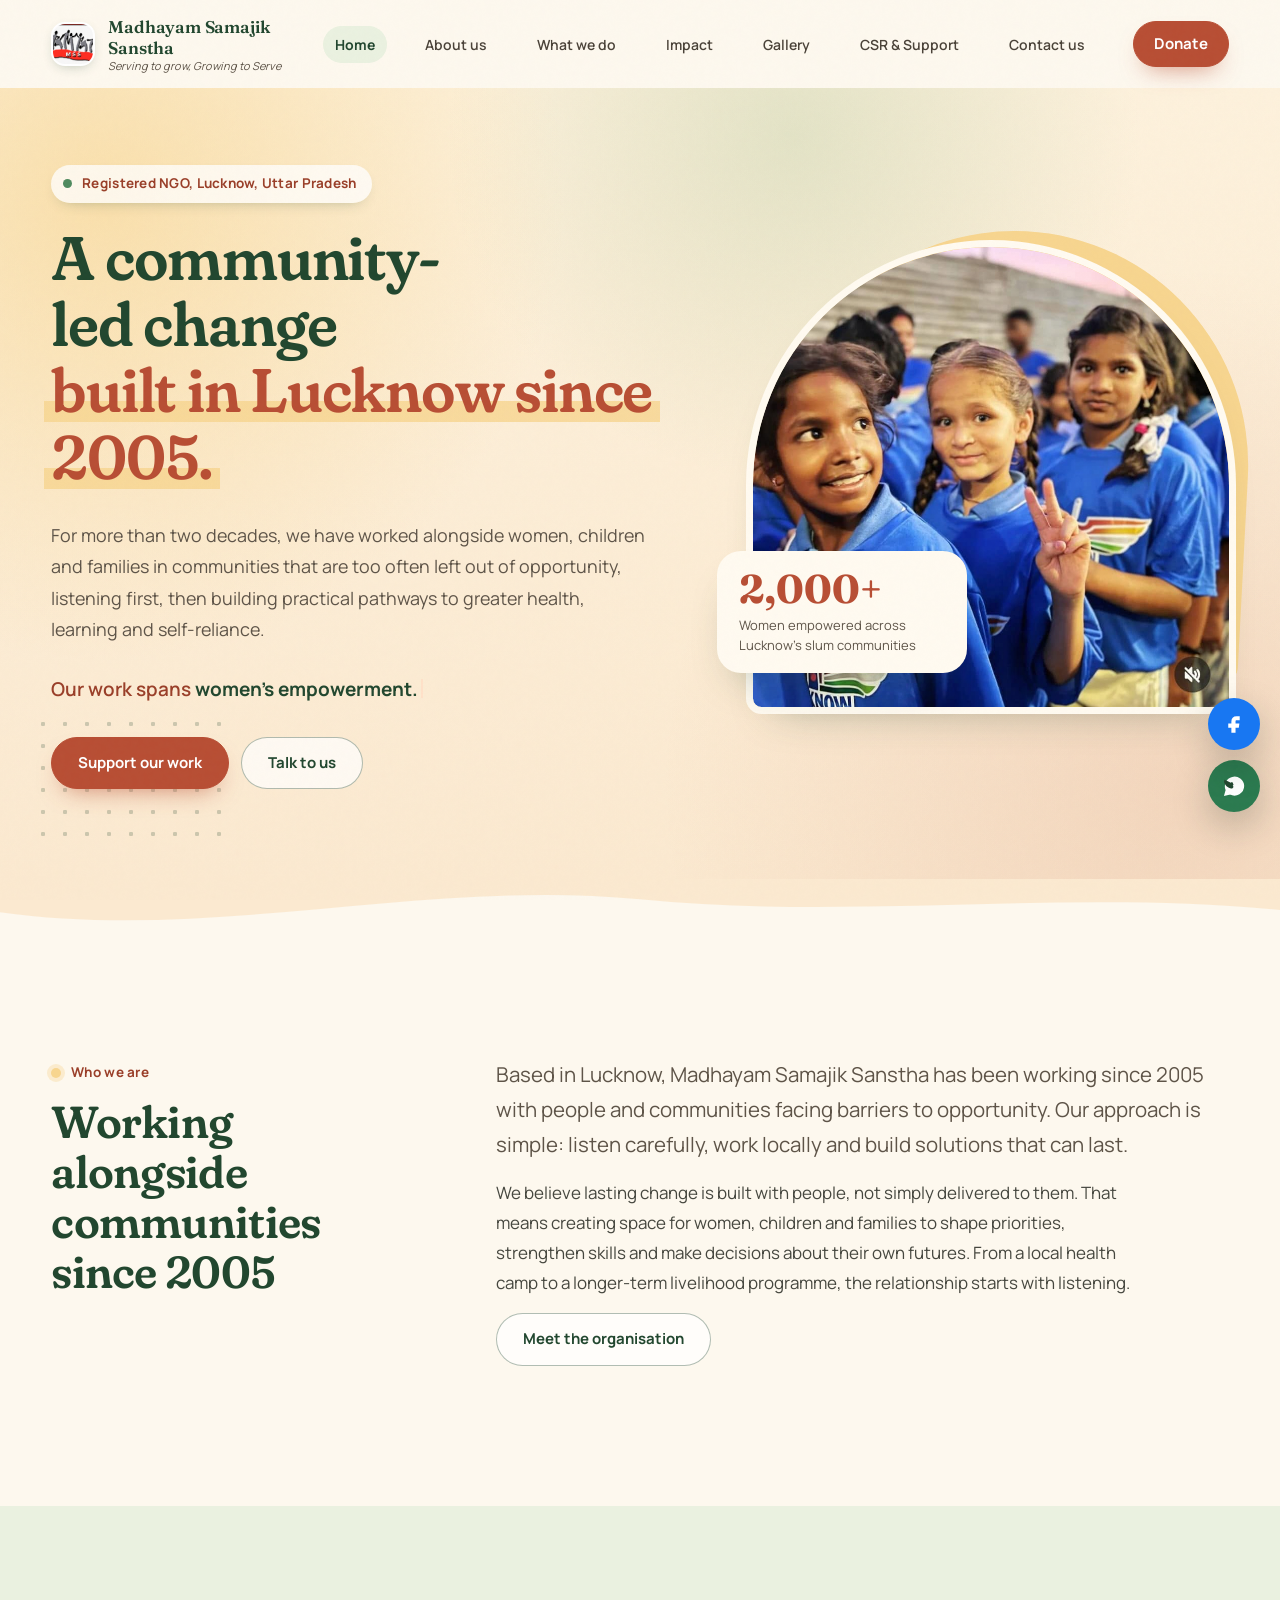
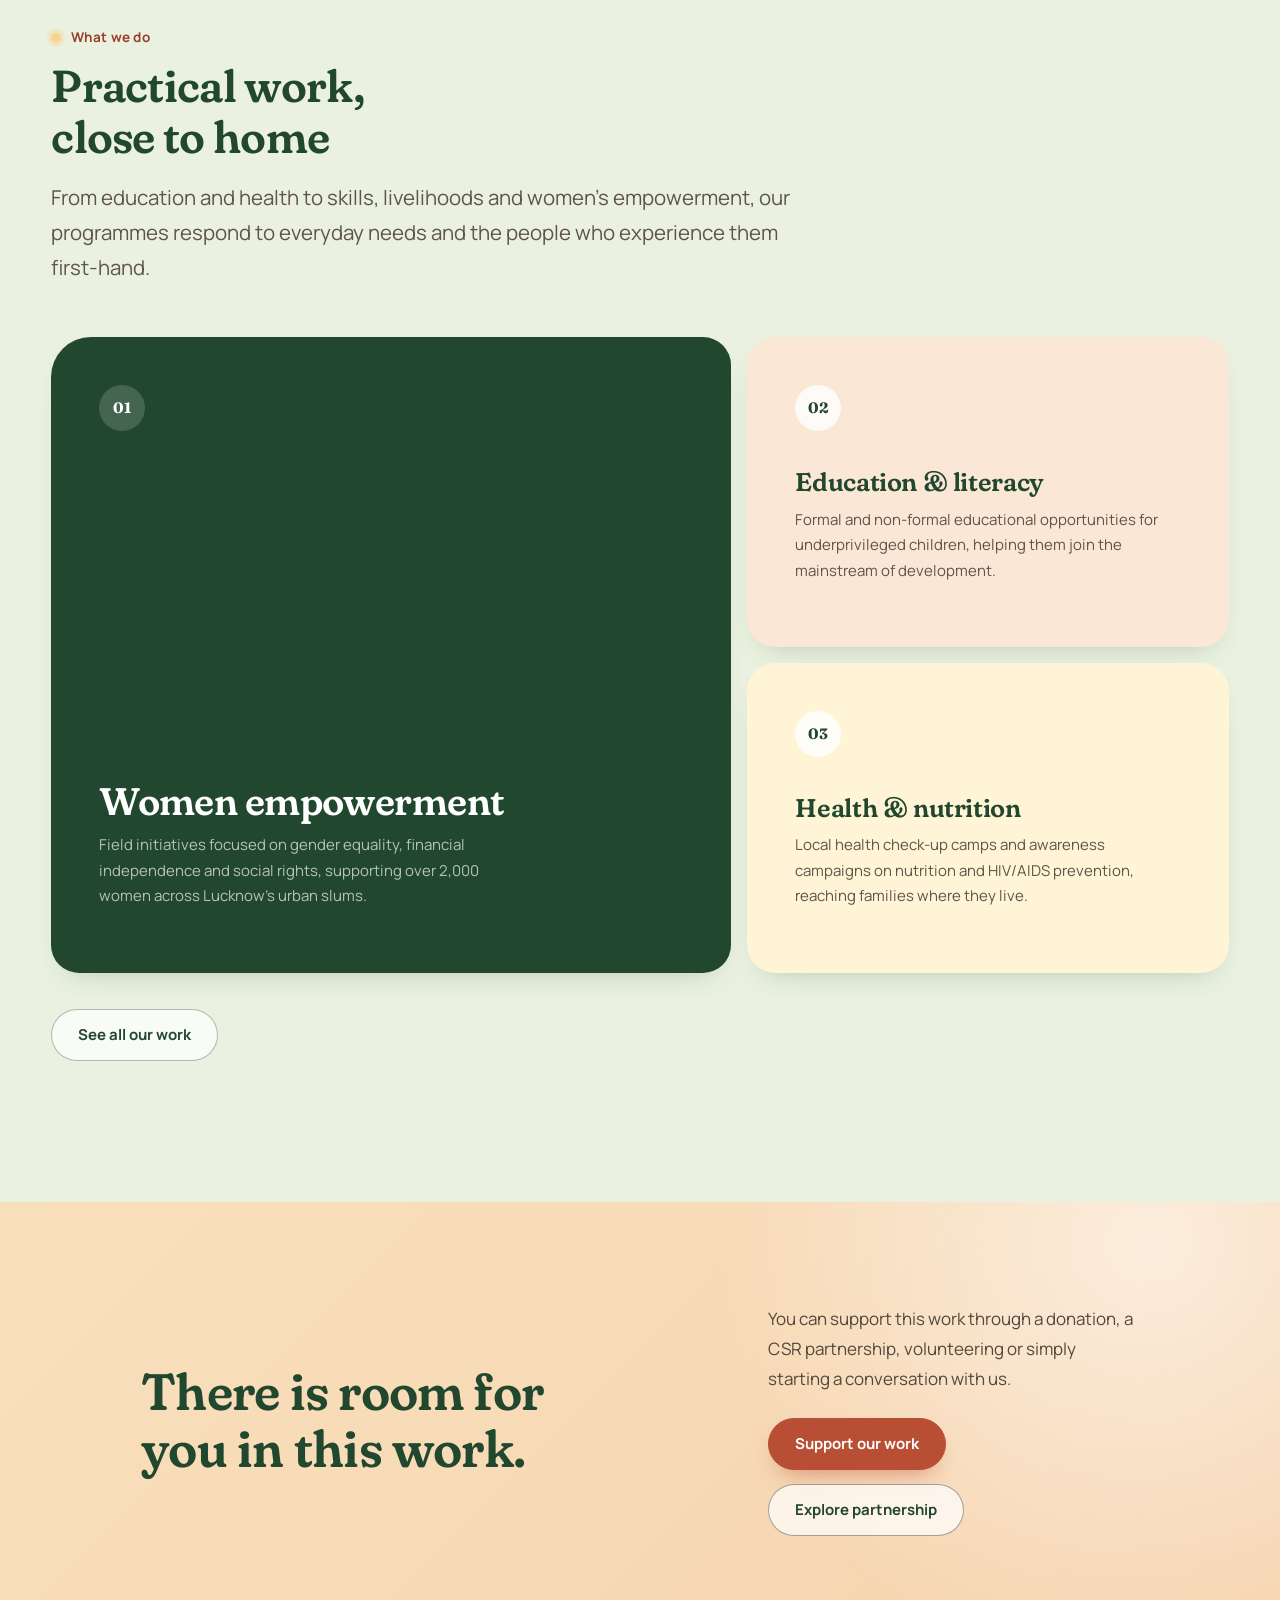
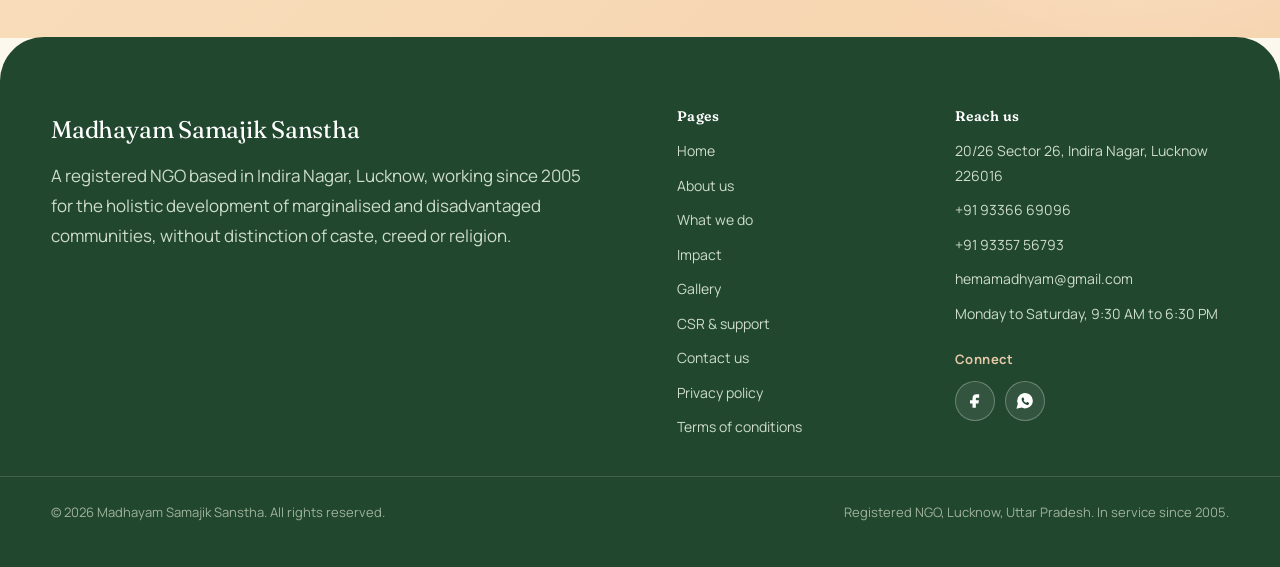
<file: index.html>
<!DOCTYPE html>

<html lang="en">
<head>
<meta charset="utf-8"/>
<meta content="width=device-width, initial-scale=1" name="viewport"/>
<title>Madhayam Samajik Sanstha | Community Development in Lucknow</title>
<meta content="Madhayam Samajik Sanstha is a Lucknow-based NGO working with communities since 2005 through women’s empowerment, education, health, livelihoods, agriculture and social development." name="description"/>
<link href="https://fonts.googleapis.com" rel="preconnect"/>
<link crossorigin="" href="https://fonts.gstatic.com" rel="preconnect"/>
<link href="https://fonts.googleapis.com/css2?family=Fraunces:opsz,wght,SOFT@9..144,500..700,100&amp;family=Manrope:wght@400;500;600;700&amp;display=swap" rel="stylesheet"/>
<link href="css/styles.css" rel="stylesheet"/>
<link href="assets/favicon-32.png" rel="icon" sizes="32x32" type="image/png"/>
<link href="assets/favicon-16.png" rel="icon" sizes="16x16" type="image/png"/>
<link href="assets/apple-touch-icon.png" rel="apple-touch-icon"/>
<meta content="#1c3a22" name="theme-color"/>
<meta content="website" property="og:type"/>
<meta content="Madhayam Samajik Sanstha" property="og:site_name"/>
<meta content="Madhayam Samajik Sanstha | Community Development in Lucknow" property="og:title"/>
<meta content="Madhayam Samajik Sanstha is a Lucknow-based NGO working with communities since 2005 through women’s empowerment, education, health, livelihoods, agriculture and social development." property="og:description"/>
<meta content="https://madhayam.org/assets/social-preview.jpg" property="og:image"/>
<meta content="1200" property="og:image:width"/>
<meta content="630" property="og:image:height"/>
<meta content="summary_large_image" name="twitter:card"/>
<meta content="Madhayam Samajik Sanstha | Community Development in Lucknow" name="twitter:title"/>
<meta content="Madhayam Samajik Sanstha is a Lucknow-based NGO working with communities since 2005 through women’s empowerment, education, health, livelihoods, agriculture and social development." name="twitter:description"/>
<meta content="https://madhayam.org/assets/social-preview.jpg" name="twitter:image"/>
<meta content="index, follow, max-image-preview:large" name="robots"/><meta content="Madhayam Samajik Sanstha" name="author"/><link href="https://madhayam.org/" rel="canonical"/><meta content="https://madhayam.org/" property="og:url"/><script type="application/ld+json">{"@context": "https://schema.org", "@type": "WebSite", "name": "Madhayam Samajik Sanstha", "url": "https://madhayam.org/"}</script><script type="application/ld+json">{"@context": "https://schema.org", "@type": "NGO", "name": "Madhayam Samajik Sanstha", "url": "https://madhayam.org/", "logo": "https://madhayam.org/assets/logo-mark.jpg", "email": "hemamadhayam@gmail.com", "telephone": "+91 93366 69096", "foundingDate": "2005-01-04", "address": {"@type": "PostalAddress", "addressLocality": "Lucknow", "addressRegion": "Uttar Pradesh", "postalCode": "226016", "addressCountry": "IN"}, "areaServed": "Uttar Pradesh", "sameAs": ["https://wa.me/919336669096"]}</script><meta content="Madhayam Samajik Sanstha, community-led development in Lucknow" property="og:image:alt"/><meta content="Madhayam Samajik Sanstha, community-led development in Lucknow" name="twitter:image:alt"/></head>
<body>
<a class="skip-link" href="#main">Skip to main content</a>
<header class="site-header">
<div class="header-inner">
<a class="brand" href="index.html">
<span aria-hidden="true" class="brand-mark">
<img alt="Madhayam Samajik Sanstha logo" class="brand-logo-img" src="assets/logo-mark.jpg"/>
</span>
<span class="brand-text">
<span class="brand-name">Madhayam Samajik Sanstha</span>
<span class="brand-tag">Serving to grow, Growing to Serve</span>
</span>
</a>
<nav aria-label="Primary" class="primary-nav">
<ul class="nav-list">
<li><a aria-current="page" class="nav-link is-current" href="index.html">Home</a></li>
<li><a class="nav-link" href="about-us.html">About us</a></li>
<li><a class="nav-link" href="what-we-do.html">What we do</a></li>
<li><a class="nav-link" href="impact.html">Impact</a></li>
<li><a class="nav-link" href="gallery.html">Gallery</a></li>
<li><a class="nav-link" href="csr-support.html">CSR &amp; Support</a></li>
<li><a class="nav-link" href="contact-us.html">Contact us</a></li>
</ul>
</nav>
<div class="header-actions">
<a target="_blank" rel="noopener noreferrer" class="btn btn-donate btn-small" href="https://razorpay.me/@madhayamsamajiksanstha" id="donate-header">Donate</a>
<button aria-controls="side-nav" aria-expanded="false" aria-label="Open menu" class="menu-toggle" id="menu-toggle" type="button">
<span aria-hidden="true" class="menu-bar"></span>
<span aria-hidden="true" class="menu-bar"></span>
<span aria-hidden="true" class="menu-bar"></span>
</button>
</div>
</div>
</header>
<div class="nav-overlay" id="nav-overlay"></div>
<aside aria-hidden="true" aria-label="Mobile navigation" class="side-nav" id="side-nav">
<div class="side-nav-head">
<span class="side-nav-title">Menu</span>
<button aria-label="Close menu" class="side-close" id="side-close" type="button"><span aria-hidden="true">×</span></button>
</div>
<ul class="side-list">
<li><a aria-current="page" class="is-current" href="index.html"><span class="num">01</span>Home</a></li>
<li><a class="" href="about-us.html"><span class="num">02</span>About us</a></li>
<li><a class="" href="what-we-do.html"><span class="num">03</span>What we do</a></li>
<li><a class="" href="impact.html"><span class="num">04</span>Impact</a></li>
<li><a class="" href="gallery.html"><span class="num">05</span>Gallery</a></li>
<li><a class="" href="csr-support.html"><span class="num">06</span>CSR &amp; Support</a></li>
<li><a class="" href="contact-us.html"><span class="num">07</span>Contact us</a></li>
</ul>
<div class="side-nav-foot">
<a target="_blank" rel="noopener noreferrer" class="btn btn-donate btn-block" href="https://razorpay.me/@madhayamsamajiksanstha">Donate</a>
<p class="side-note">Every contribution supports our work across Lucknow's communities.</p>
</div>
</aside>
<main id="main">
<section class="hero">
<div aria-hidden="true" class="hero-scrim"></div>  
<div class="wrap hero-grid">
<div class="hero-copy">
<span class="hero-eyebrow">Registered NGO, Lucknow, Uttar Pradesh</span>
<h1 class="hero-title">A community-led change<br/><mark>built in Lucknow since 2005.</mark></h1>
<p class="hero-sub">For more than two decades, we have worked alongside women, children and families in communities that are too often left out of opportunity, listening first, then building practical pathways to greater health, learning and self-reliance.</p>
<p aria-live="off" class="typed">Our work spans <b id="typed"></b><s></s></p>
<div class="hero-actions">
<a target="_blank" rel="noopener noreferrer" class="btn btn-donate" href="https://razorpay.me/@madhayamsamajiksanstha">Support our work</a>
<a class="btn btn-outline-light" href="contact-us.html">Talk to us</a>
</div>
</div>
<div class="hero-figure">
<div class="img-ph">
<!-- IMAGE FILE: home-community.jpg -->
<img src="assets/photos/home-community.jpg" alt="Community members participating in a Madhayam programme in Lucknow" loading="eager" decoding="async" onload="this.classList.add('is-loaded')"/>
<div class="img-ph-fallback"><!-- IMAGE FILE: home-community.jpg -->
<span class="img-ph-file">home-community.jpg</span>

<span class="img-ph-kicker">Since 2005 · Lucknow</span>
<strong class="img-ph-statement">Work begins with listening.</strong>
<span class="img-ph-desc">Women, children and families shape the programmes built around their everyday needs.</span>
</div>
</div>
<div class="hero-stat-card">
<span class="stat-num">2,000+</span>
<span class="stat-label">Women empowered across Lucknow's slum communities</span>
</div>
</div>
</div>
</section>
<svg aria-hidden="true" class="wave wave-into-cream" preserveaspectratio="none" viewbox="0 0 1200 60">
<path d="M0,32 C200,60 400,0 600,20 C800,40 1000,10 1200,30 L1200,60 L0,60 Z"></path>
</svg>
<section class="section">
<div class="wrap intro-block">
<div class="eyebrow-col">
<span class="eyebrow">Who we are</span>
<h2>Working alongside communities since 2005</h2>
</div>
<div>
<p class="lede">Based in Lucknow, Madhayam Samajik Sanstha has been working since 2005 with people and communities facing barriers to opportunity. Our approach is simple: listen carefully, work locally and build solutions that can last.</p>
<p>We believe lasting change is built with people, not simply delivered to them. That means creating space for women, children and families to shape priorities, strengthen skills and make decisions about their own futures. From a local health camp to a longer-term livelihood programme, the relationship starts with listening.</p>
<a class="btn btn-outline" href="about-us.html">Meet the organisation</a>
</div>
</div>
</section>
<section class="section section-alt">
<div class="wrap">
<div class="section-head">
<span class="eyebrow">What we do</span>
<h2>Practical work, close to home</h2>
<p class="lede">From education and health to skills, livelihoods and women’s empowerment, our programmes respond to everyday needs and the people who experience them first-hand.</p>
</div>
<div class="ways-grid home-focus-grid">
<div class="way-card">
<span class="way-icon">01</span>
<h3>Women empowerment</h3>
<p>Field initiatives focused on gender equality, financial independence and social rights,
        supporting over 2,000 women across Lucknow's urban slums.</p>
</div>
<div class="way-card">
<span class="way-icon">02</span>
<h3>Education &amp; literacy</h3>
<p>Formal and non-formal educational opportunities for underprivileged children, helping
        them join the mainstream of development.</p>
</div>
<div class="way-card">
<span class="way-icon">03</span>
<h3>Health &amp; nutrition</h3>
<p>Local health check-up camps and awareness campaigns on nutrition and HIV/AIDS
        prevention, reaching families where they live.</p>
</div>
</div>
<div>
<a class="btn btn-outline" href="what-we-do.html">See all our work</a>
</div>
</div>
</section>
<section class="cta-band">
<div class="wrap wrap-narrow">
<h2>There is room for you in this work.</h2>
<p>You can support this work through a donation, a CSR partnership, volunteering or simply starting a conversation with us.</p>
<div class="cta-actions">
<a target="_blank" rel="noopener noreferrer" class="btn btn-donate" href="https://razorpay.me/@madhayamsamajiksanstha">Support our work</a>
<a class="btn btn-outline-light" href="csr-support.html#csr">Explore partnership</a>
</div>
</div>
</section>
</main>
<footer class="site-footer">
<div class="wrap footer-grid">
<div class="footer-about">
<span class="footer-name">Madhayam Samajik Sanstha</span>
<p>A registered NGO based in Indira Nagar, Lucknow, working since 2005 for the holistic
      development of marginalised and disadvantaged communities, without distinction of caste,
      creed or religion.</p>
</div>
<nav aria-label="Footer" class="footer-nav">
<h2 class="footer-heading">Pages</h2>
<ul>
<li><a href="index.html">Home</a></li>
<li><a href="about-us.html">About us</a></li>
<li><a href="what-we-do.html">What we do</a></li>
<li><a href="impact.html">Impact</a></li>
<li><a href="gallery.html">Gallery</a></li>
<li><a href="csr-support.html">CSR &amp; support</a></li>
<li><a href="contact-us.html">Contact us</a></li>
<li><a href="privacy-policy.html">Privacy policy</a></li>
<li><a href="terms-of-conditions.html">Terms of conditions</a></li>
</ul>
</nav>
<div class="footer-contact">
<h2 class="footer-heading">Reach us</h2>
<ul>
<li>20/26 Sector 26, Indira Nagar, Lucknow 226016</li>
<li><a href="tel:+919336669096">+91 93366 69096</a></li>
<li><a href="tel:+919335756793">+91 93357 56793</a></li>
<li><a href="mailto:hemamadhyam@gmail.com">hemamadhyam@gmail.com</a></li>
<li>Monday to Saturday, 9:30 AM to 6:30 PM</li>
</ul>
<div aria-label="Social media and messaging" class="footer-social">
<span class="footer-social-label">Connect</span>
<div class="social-links">


<a aria-label="Facebook" class="social-link social-facebook" href="https://www.facebook.com/madhayam" rel="noopener noreferrer" target="_blank" title="Facebook"><svg aria-hidden="true" viewbox="0 0 24 24"><path class="social-fill" d="M14 8h3V4h-3c-3.3 0-5 1.9-5 5v2H6v4h3v5h4v-5h3.1l.6-4H13V9c0-.7.3-1 1-1z"></path></svg></a><a aria-label="WhatsApp" class="social-link social-whatsapp" href="https://wa.me/919336669096?text=Hello%20Madhayam%20Samajik%20Sanstha" rel="noopener noreferrer" target="_blank" title="WhatsApp">
<svg aria-hidden="true" viewbox="0 0 24 24"><path d="M20.5 11.4a8.5 8.5 0 0 1-12.7 7.4L3 20l1.3-4.6a8.5 8.5 0 1 1 16.2-4z"></path><path class="social-cut" d="M8.5 8.4c.2-.5.4-.5.8-.5h.5c.2 0 .4.1.5.4l.7 1.7c.1.2.1.4-.1.6l-.6.7c.8 1.4 1.8 2.2 3.2 2.8l.7-.7c.2-.2.4-.2.7-.1l1.6.8c.3.1.4.3.4.6 0 .8-.3 1.4-.9 1.7-2.8 1.4-8.1-3.2-8.1-6.5 0-.6.2-1.1.6-1.5z"></path></svg>
</a>
</div>
</div>
</div>
</div>
<div class="wrap footer-base">
<p>© <span id="year">2026</span> Madhayam Samajik Sanstha. All rights reserved.</p>
<p>Registered NGO, Lucknow, Uttar Pradesh. In service since 2005.</p>
</div>
</footer>
<a aria-label="Visit Madhayam on Facebook" class="facebook-float" href="https://www.facebook.com/madhayam" rel="noopener noreferrer" target="_blank" title="Facebook"><svg aria-hidden="true" viewbox="0 0 24 24"><path class="social-fill" d="M14 8h3V4h-3c-3.3 0-5 1.9-5 5v2H6v4h3v5h4v-5h3.1l.6-4H13V9c0-.7.3-1 1-1z"></path></svg></a>
<a aria-label="Chat with Madhayam Samajik Sanstha on WhatsApp" class="whatsapp-float" href="https://wa.me/919336669096?text=Hello%20Madhayam%20Samajik%20Sanstha" rel="noopener noreferrer" target="_blank" title="WhatsApp"><svg aria-hidden="true" viewbox="0 0 24 24"><path d="M20.5 11.4a8.5 8.5 0 0 1-12.7 7.4L3 20l1.3-4.6a8.5 8.5 0 1 1 16.2-4z"></path><path class="social-cut" d="M8.5 8.4c.2-.5.4-.5.8-.5h.5c.2 0 .4.1.5.4l.7 1.7c.1.2.1.4-.1.6l-.6.7c.8 1.4.4.3.7.6 0 .8-.3 1.4-.9 1.7-2.8 1.4-8.1-3.2-8.1-6.5 0-.6.2-1.1.6-1.5z"></path></svg></a>
<script src="js/main.js"></script>
</body>
</html>
</file>
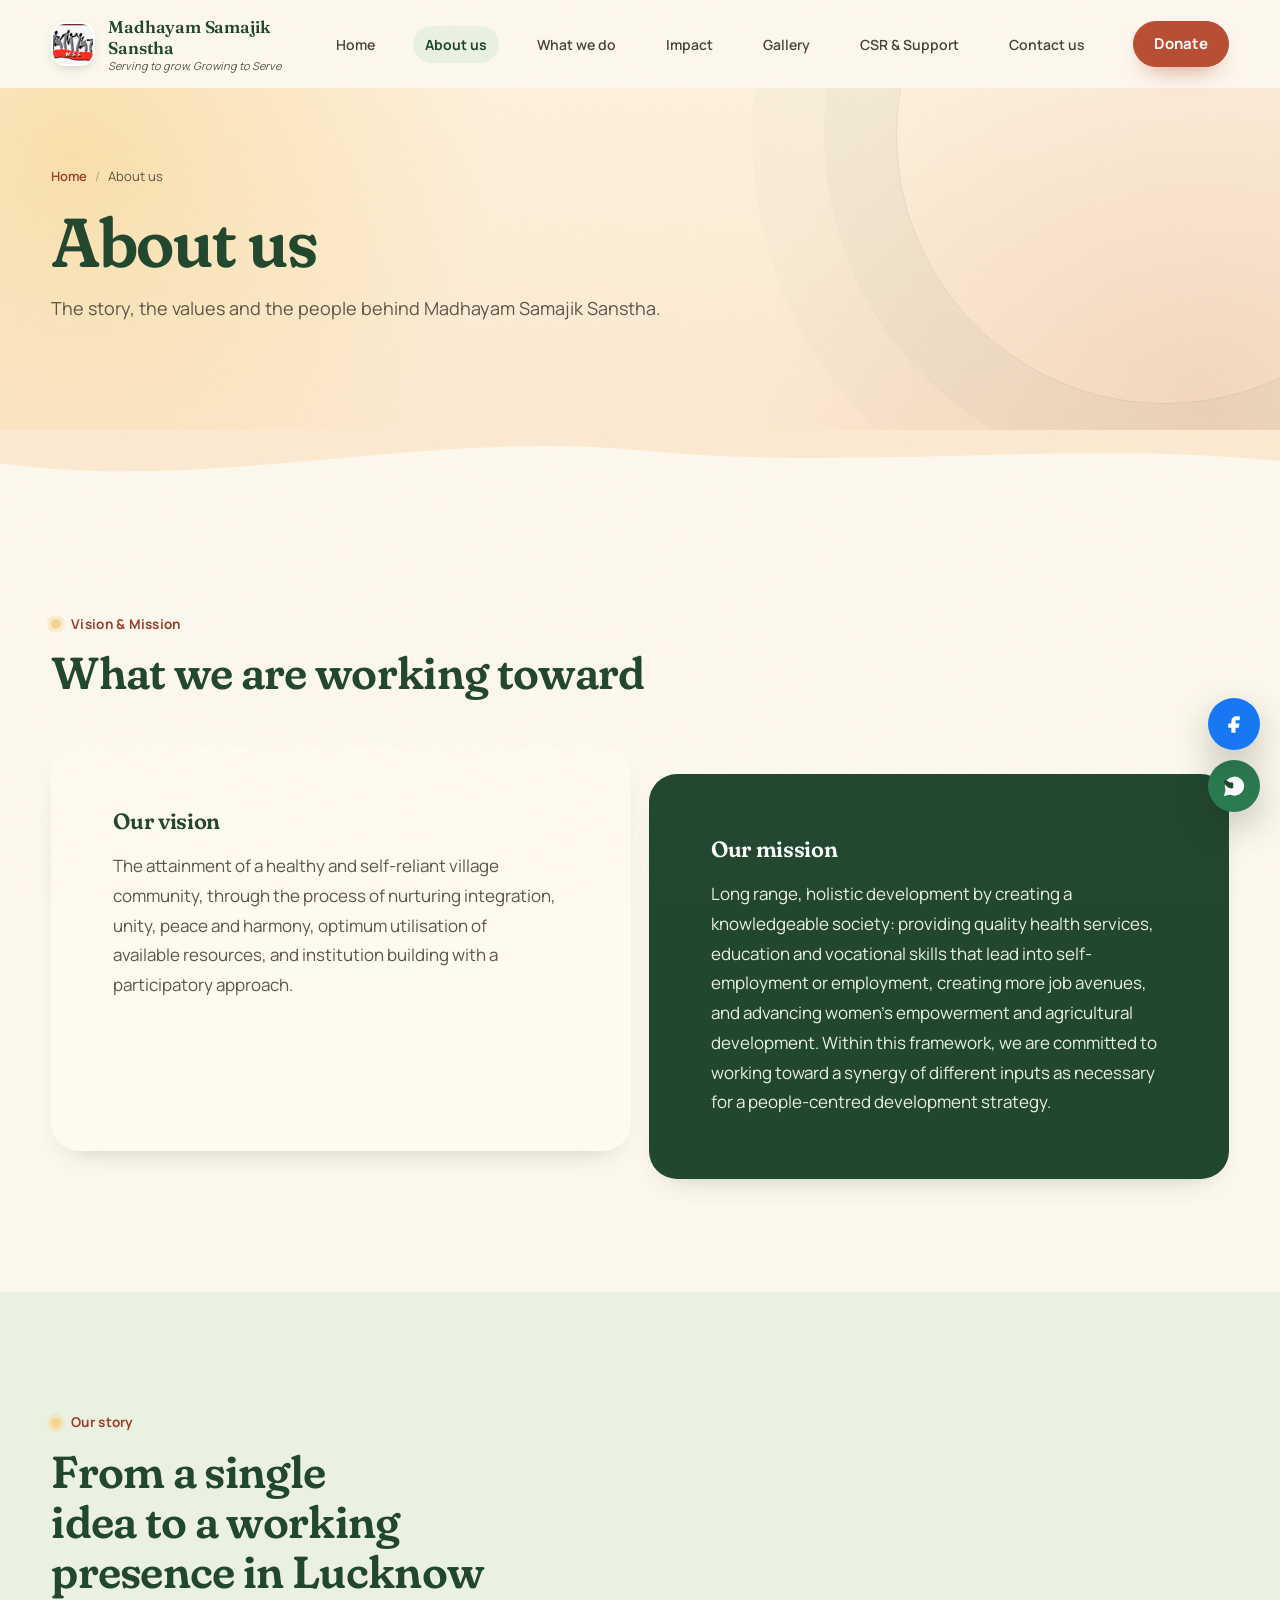
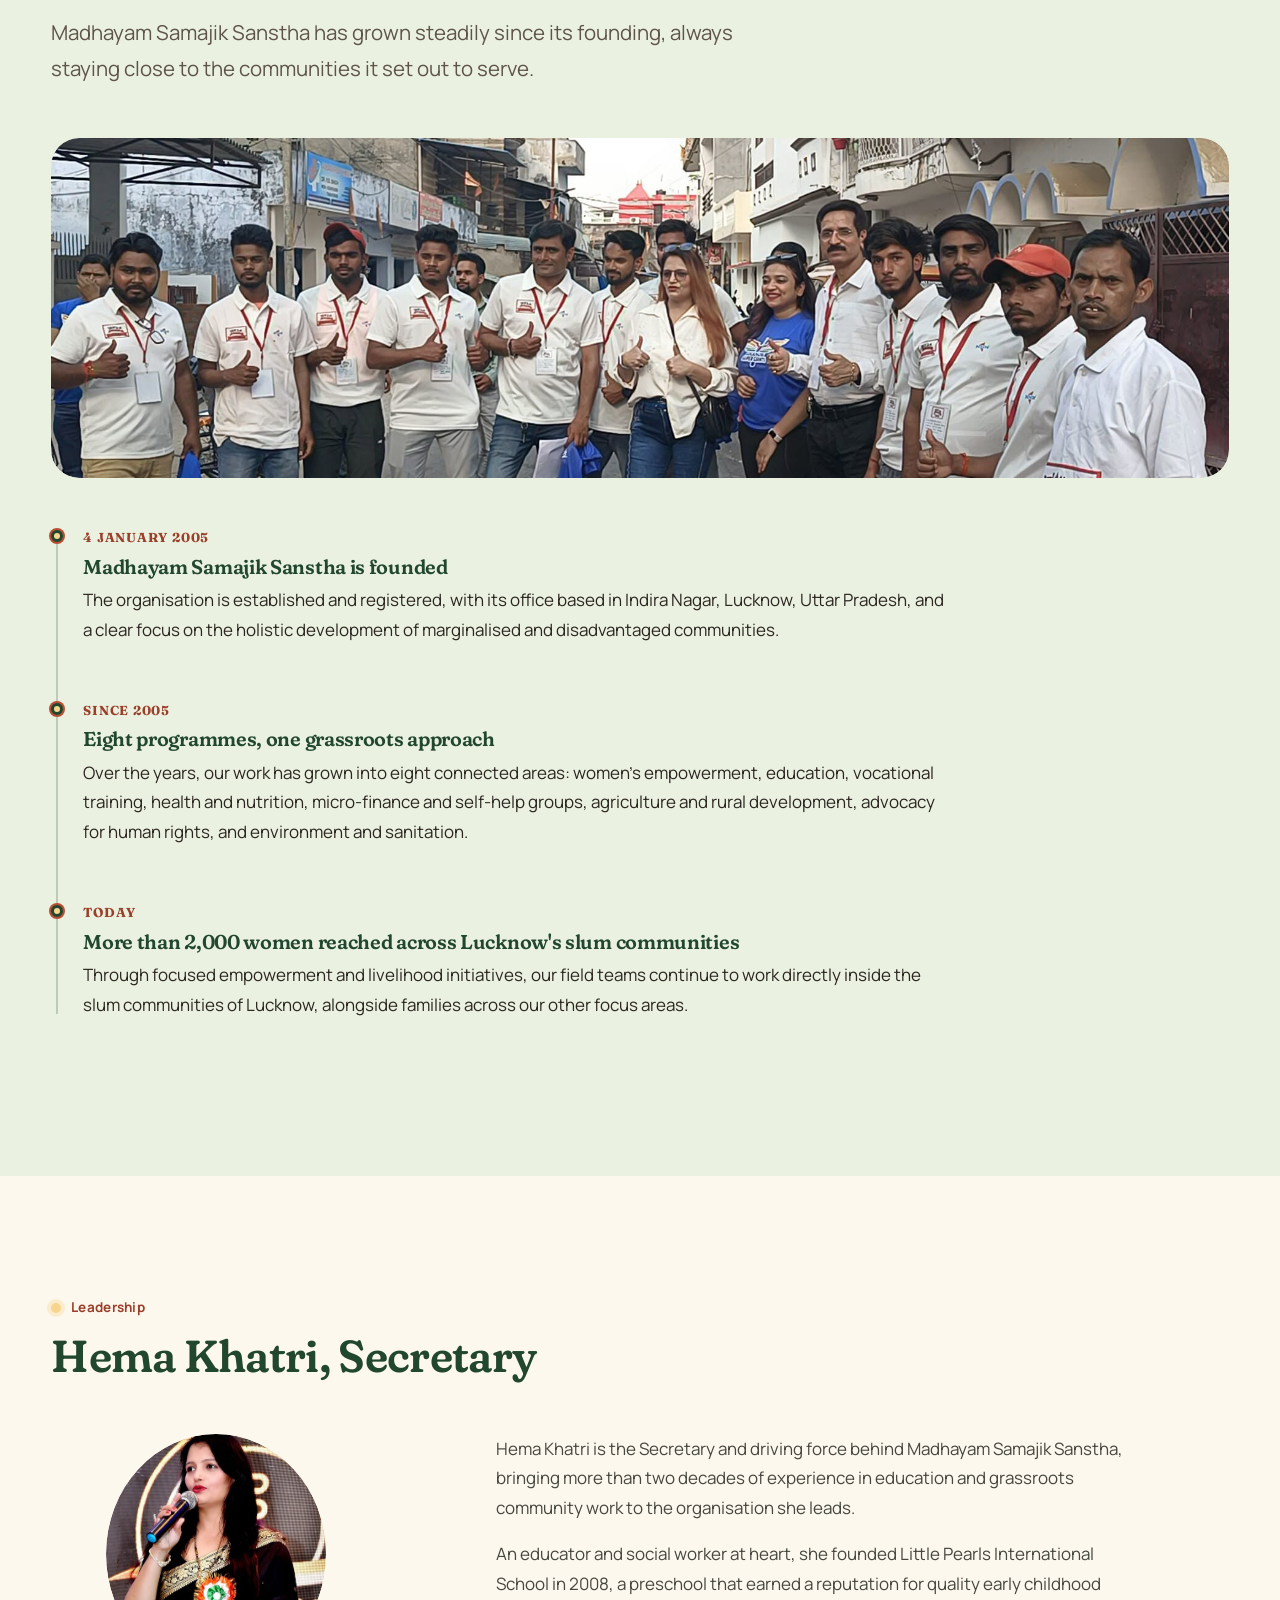
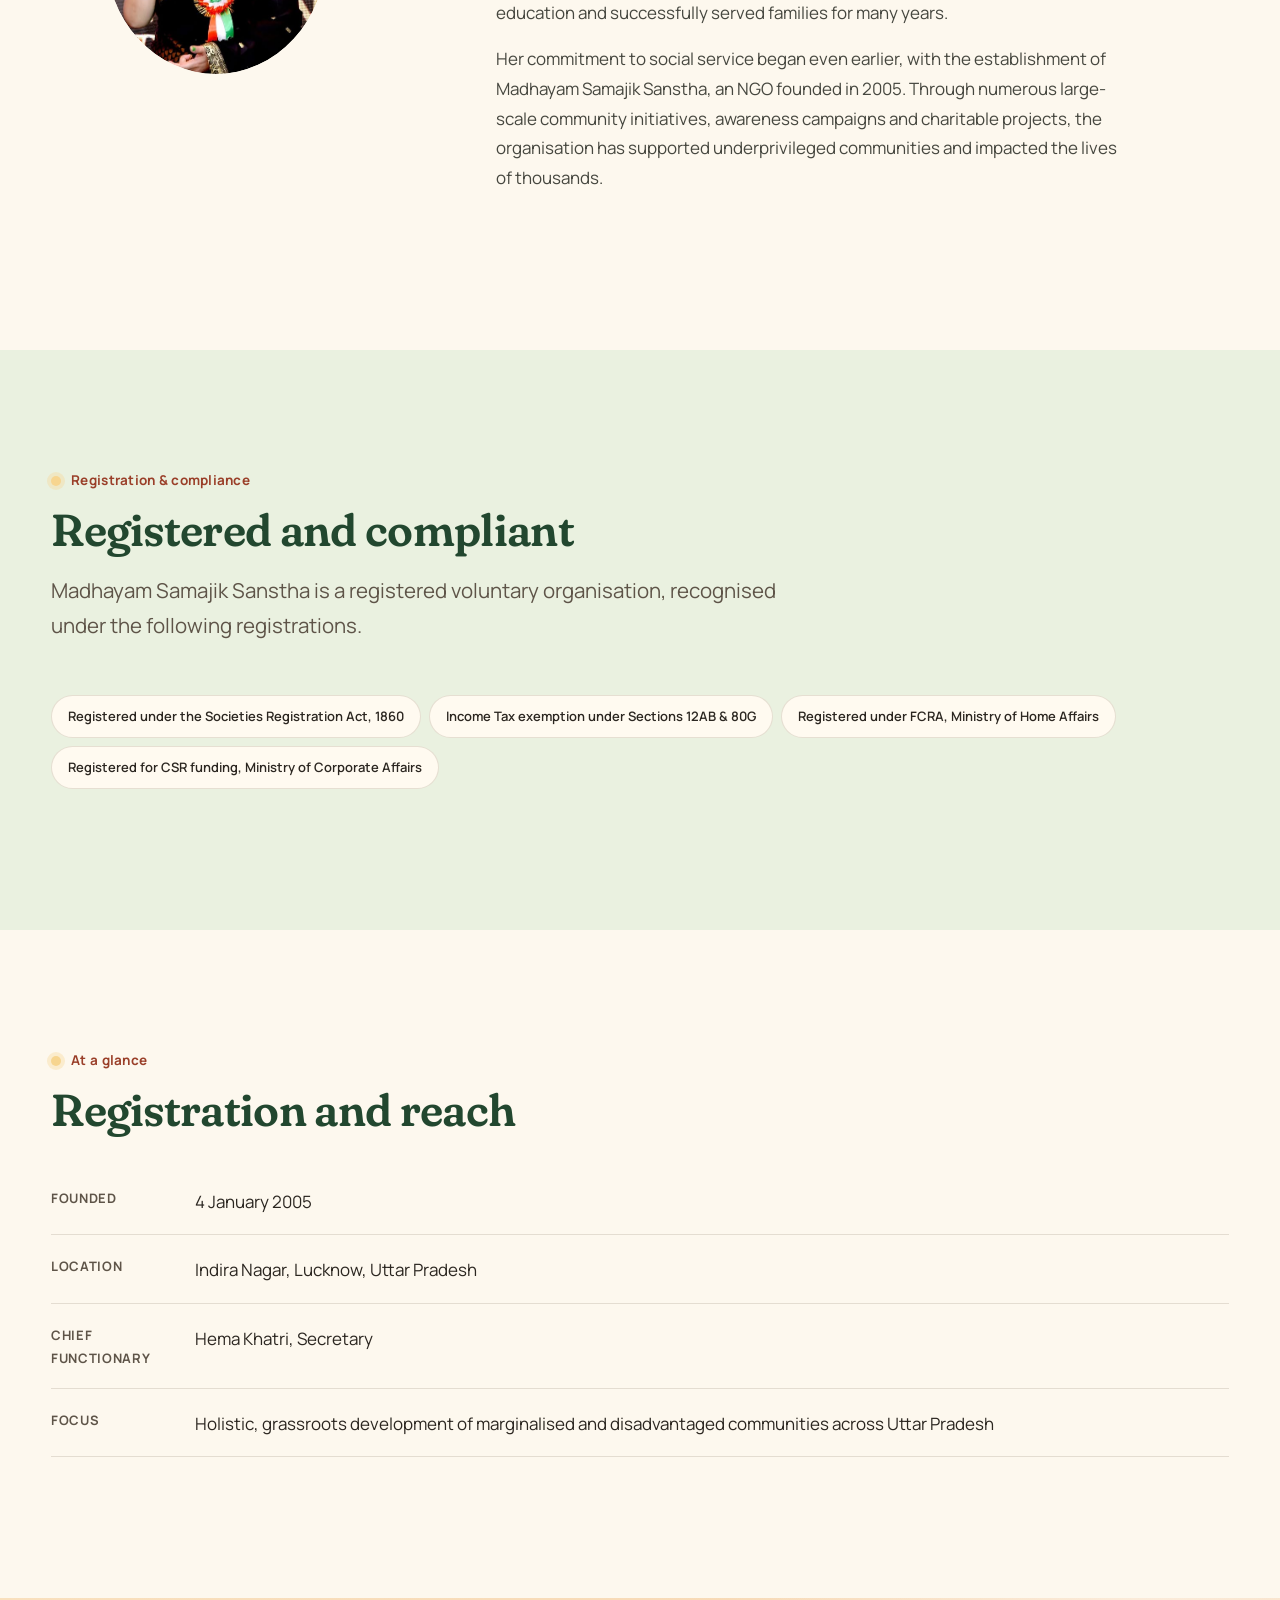
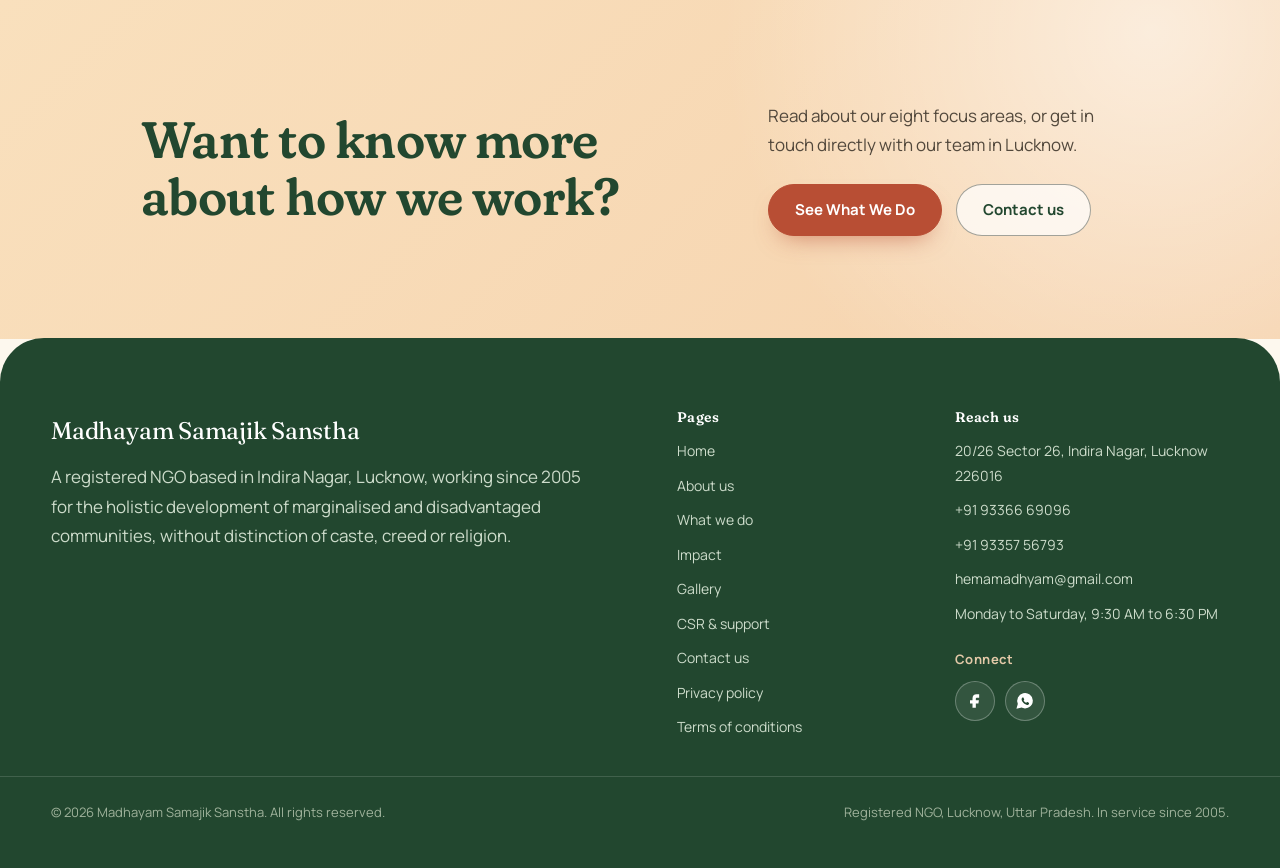
<file: about-us.html>
<!DOCTYPE html>

<html lang="en">
<head>
<meta charset="utf-8"/>
<meta content="width=device-width, initial-scale=1" name="viewport"/>
<title>About Madhayam Samajik Sanstha | Lucknow NGO</title>
<meta content="Learn about Madhayam Samajik Sanstha, our mission, history and community-led approach to supporting women, children and disadvantaged communities in Uttar Pradesh." name="description"/>
<link href="https://fonts.googleapis.com" rel="preconnect"/>
<link crossorigin="" href="https://fonts.gstatic.com" rel="preconnect"/>
<link href="https://fonts.googleapis.com/css2?family=Fraunces:opsz,wght,SOFT@9..144,500..700,100&amp;family=Manrope:wght@400;500;600;700&amp;display=swap" rel="stylesheet"/>
<link href="css/styles.css" rel="stylesheet"/>
<link href="assets/favicon-32.png" rel="icon" sizes="32x32" type="image/png"/>
<link href="assets/favicon-16.png" rel="icon" sizes="16x16" type="image/png"/>
<link href="assets/apple-touch-icon.png" rel="apple-touch-icon"/>
<meta content="#1c3a22" name="theme-color"/>
<meta content="website" property="og:type"/>
<meta content="Madhayam Samajik Sanstha" property="og:site_name"/>
<meta content="About Madhayam Samajik Sanstha | Lucknow NGO" property="og:title"/>
<meta content="Learn about Madhayam Samajik Sanstha, our mission, history and community-led approach to supporting women, children and disadvantaged communities in Uttar Pradesh." property="og:description"/>
<meta content="https://madhayam.org/assets/social-preview.jpg" property="og:image"/>
<meta content="1200" property="og:image:width"/>
<meta content="630" property="og:image:height"/>
<meta content="summary_large_image" name="twitter:card"/>
<meta content="About Madhayam Samajik Sanstha | Lucknow NGO" name="twitter:title"/>
<meta content="Learn about Madhayam Samajik Sanstha, our mission, history and community-led approach to supporting women, children and disadvantaged communities in Uttar Pradesh." name="twitter:description"/>
<meta content="https://madhayam.org/assets/social-preview.jpg" name="twitter:image"/>
<meta content="index, follow, max-image-preview:large" name="robots"/><meta content="Madhayam Samajik Sanstha" name="author"/><link href="https://madhayam.org/about-us.html" rel="canonical"/><meta content="https://madhayam.org/about-us.html" property="og:url"/><script type="application/ld+json">{"@context": "https://schema.org", "@type": "WebSite", "name": "Madhayam Samajik Sanstha", "url": "https://madhayam.org/"}</script><meta content="Madhayam Samajik Sanstha, community-led development in Lucknow" property="og:image:alt"/><meta content="Madhayam Samajik Sanstha, community-led development in Lucknow" name="twitter:image:alt"/></head>
<body>
<a class="skip-link" href="#main">Skip to main content</a>
<header class="site-header">
<div class="header-inner">
<a class="brand" href="index.html">
<span aria-hidden="true" class="brand-mark">
<img alt="Madhayam Samajik Sanstha logo" class="brand-logo-img" src="assets/logo-mark.jpg"/>
</span>
<span class="brand-text">
<span class="brand-name">Madhayam Samajik Sanstha</span>
<span class="brand-tag">Serving to grow, Growing to Serve</span>
</span>
</a>
<nav aria-label="Primary" class="primary-nav">
<ul class="nav-list">
<li><a class="nav-link" href="index.html">Home</a></li>
<li><a aria-current="page" class="nav-link is-current" href="about-us.html">About us</a></li>
<li><a class="nav-link" href="what-we-do.html">What we do</a></li>
<li><a class="nav-link" href="impact.html">Impact</a></li>
<li><a class="nav-link" href="gallery.html">Gallery</a></li>
<li><a class="nav-link" href="csr-support.html">CSR &amp; Support</a></li>
<li><a class="nav-link" href="contact-us.html">Contact us</a></li>
</ul>
</nav>
<div class="header-actions">
<a target="_blank" rel="noopener noreferrer" class="btn btn-donate btn-small" href="https://razorpay.me/@madhayamsamajiksanstha" id="donate-header">Donate</a>
<button aria-controls="side-nav" aria-expanded="false" aria-label="Open menu" class="menu-toggle" id="menu-toggle" type="button">
<span aria-hidden="true" class="menu-bar"></span>
<span aria-hidden="true" class="menu-bar"></span>
<span aria-hidden="true" class="menu-bar"></span>
</button>
</div>
</div>
</header>
<div class="nav-overlay" id="nav-overlay"></div>
<aside aria-hidden="true" aria-label="Mobile navigation" class="side-nav" id="side-nav">
<div class="side-nav-head">
<span class="side-nav-title">Menu</span>
<button aria-label="Close menu" class="side-close" id="side-close" type="button"><span aria-hidden="true">×</span></button>
</div>
<ul class="side-list">
<li><a class="" href="index.html"><span class="num">01</span>Home</a></li>
<li><a aria-current="page" class="is-current" href="about-us.html"><span class="num">02</span>About us</a></li>
<li><a class="" href="what-we-do.html"><span class="num">03</span>What we do</a></li>
<li><a class="" href="impact.html"><span class="num">04</span>Impact</a></li>
<li><a class="" href="gallery.html"><span class="num">05</span>Gallery</a></li>
<li><a class="" href="csr-support.html"><span class="num">06</span>CSR &amp; Support</a></li>
<li><a class="" href="contact-us.html"><span class="num">07</span>Contact us</a></li>
</ul>
<div class="side-nav-foot">
<a target="_blank" rel="noopener noreferrer" class="btn btn-donate btn-block" href="https://razorpay.me/@madhayamsamajiksanstha">Donate</a>
<p class="side-note">Every contribution supports our work across Lucknow's communities.</p>
</div>
</aside>
<main id="main">
<section class="page-head">
<div class="wrap">
<nav aria-label="Breadcrumb" class="breadcrumb">
<ol>
<li><a href="index.html">Home</a></li>
<li><span aria-current="page">About us</span></li>
</ol>
</nav>
<h1 class="page-title">About us</h1>
<p class="page-lede">The story, the values and the people behind Madhayam Samajik Sanstha.</p>
</div>
</section>
<svg aria-hidden="true" class="wave wave-into-cream" preserveaspectratio="none" viewbox="0 0 1200 60">
<path d="M0,32 C200,60 400,0 600,20 C800,40 1000,10 1200,30 L1200,60 L0,60 Z"></path>
</svg>
<section class="section">
<div class="wrap">
<span class="eyebrow">Vision &amp; Mission</span>
<h2>What we are working toward</h2>
<div class="vm-grid">
<div class="vm-panel">
<h3>Our vision</h3>
<p>The attainment of a healthy and self-reliant village community, through the process of
        nurturing integration, unity, peace and harmony, optimum utilisation of available
        resources, and institution building with a participatory approach.</p>
</div>
<div class="vm-panel">
<h3>Our mission</h3>
<p>Long range, holistic development by creating a knowledgeable society: providing
        quality health services, education and vocational skills that lead into self-employment
        or employment, creating more job avenues, and advancing women's empowerment and
        agricultural development. Within this framework, we are committed to working toward a
        synergy of different inputs as necessary for a people-centred development strategy.</p>
</div>
</div>
</div>
</section>
<section class="section section-alt">
<div class="wrap">
<div class="section-head">
<span class="eyebrow">Our story</span>
<h2>From a single idea to a working presence in Lucknow</h2>
<p class="lede">Madhayam Samajik Sanstha has grown steadily since its founding, always
      staying close to the communities it set out to serve.</p>
</div>
<div class="img-ph media-wide">
<!-- IMAGE FILE: about-community.jpg -->
<img src="assets/photos/about-community.jpg" alt="Madhayam team or community field photograph" loading="lazy" onload="this.classList.add('is-loaded')"/>
<div class="img-ph-fallback"><!-- IMAGE FILE: about-community.jpg -->
<span class="img-ph-file">about-community.jpg</span>

<span class="img-ph-label img-ph-file">Field note</span>
<span class="img-ph-desc">Team or field photograph</span>
</div>
</div>
<div class="timeline">
<div class="timeline-item">
<span class="when">4 January 2005</span>
<h3>Madhayam Samajik Sanstha is founded</h3>
<p>The organisation is established and registered, with its office based in Indira Nagar,
        Lucknow, Uttar Pradesh, and a clear focus on the holistic development of marginalised and
        disadvantaged communities.</p>
</div>
<div class="timeline-item">
<span class="when">Since 2005</span>
<h3>Eight programmes, one grassroots approach</h3>
<p>Over the years, our work has grown into eight connected areas: women's empowerment,
        education, vocational training, health and nutrition, micro-finance and self-help groups,
        agriculture and rural development, advocacy for human rights, and environment and
        sanitation.</p>
</div>
<div class="timeline-item">
<span class="when">Today</span>
<h3>More than 2,000 women reached across Lucknow's slum communities</h3>
<p>Through focused empowerment and livelihood initiatives, our field teams continue to
        work directly inside the slum communities of Lucknow, alongside families across our other
        focus areas.</p>
</div>
</div>
</div>
</section>
<section class="section">
<div class="wrap">
<div class="section-head">
<span class="eyebrow">Leadership</span>
<h2>Hema Khatri, Secretary</h2>
</div>
<div class="intro-block">
<div class="eyebrow-col">
<div class="img-ph img-ph-round">
<!-- IMAGE FILE: about-secretary.jpg -->
<img src="assets/photos/about-secretary.jpg" alt="Portrait photograph of Hema Khatri, Secretary of Madhayam Samajik Sanstha" loading="lazy" onload="this.classList.add('is-loaded')"/>
<div class="img-ph-fallback"><!-- IMAGE FILE: about-secretary.jpg -->
<span class="img-ph-file">about-secretary.jpg</span>

<span class="img-ph-label img-ph-file">Field note</span>
<span class="img-ph-desc">Portrait photograph</span>
</div>
</div>
</div>
<div>
<p>Hema Khatri is the Secretary and driving force behind Madhayam Samajik Sanstha,
        bringing more than two decades of experience in education and grassroots community work
        to the organisation she leads.</p>
<p>An educator and social worker at heart, she founded Little Pearls International
        School in 2008, a preschool that earned a reputation for quality early childhood
        education and successfully served families for many years.</p>
<p>Her commitment to social service began even earlier, with the establishment of
        Madhayam Samajik Sanstha, an NGO founded in 2005. Through numerous large-scale community
        initiatives, awareness campaigns and charitable projects, the organisation has supported
        underprivileged communities and impacted the lives of thousands.</p>
</div>
</div>
</div>
</section>
<section class="section section-alt">
<div class="wrap">
<div class="section-head">
<span class="eyebrow">Registration &amp; compliance</span>
<h2>Registered and compliant</h2>
<p class="lede">Madhayam Samajik Sanstha is a registered voluntary organisation, recognised
      under the following registrations.</p>
</div>
<ul class="tag-list">
<li>Registered under the Societies Registration Act, 1860</li>
<li>Income Tax exemption under Sections 12AB &amp; 80G</li>
<li>Registered under FCRA, Ministry of Home Affairs</li>
<li>Registered for CSR funding, Ministry of Corporate Affairs</li>
</ul>
</div>
</section>
<section class="section">
<div class="wrap">
<div class="section-head">
<span class="eyebrow">At a glance</span>
<h2>Registration and reach</h2>
</div>
<ul class="contact-info-list">
<li><span class="label">Founded</span><span>4 January 2005</span></li>
<li><span class="label">Location</span><span>Indira Nagar, Lucknow, Uttar Pradesh</span></li>
<li><span class="label">Chief functionary</span><span>Hema Khatri, Secretary</span></li>
<li><span class="label">Focus</span><span>Holistic, grassroots development of marginalised and disadvantaged communities across Uttar Pradesh</span></li>
</ul>
</div>
</section>
<section class="cta-band">
<div class="wrap wrap-narrow">
<h2>Want to know more about how we work?</h2>
<p>Read about our eight focus areas, or get in touch directly with our team in Lucknow.</p>
<div class="cta-actions">
<a class="btn btn-donate" href="what-we-do.html">See What We Do</a>
<a class="btn btn-outline-light" href="contact-us.html">Contact us</a>
</div>
</div>
</section>
</main>
<footer class="site-footer">
<div class="wrap footer-grid">
<div class="footer-about">
<span class="footer-name">Madhayam Samajik Sanstha</span>
<p>A registered NGO based in Indira Nagar, Lucknow, working since 2005 for the holistic
      development of marginalised and disadvantaged communities, without distinction of caste,
      creed or religion.</p>
</div>
<nav aria-label="Footer" class="footer-nav">
<h2 class="footer-heading">Pages</h2>
<ul>
<li><a href="index.html">Home</a></li>
<li><a href="about-us.html">About us</a></li>
<li><a href="what-we-do.html">What we do</a></li>
<li><a href="impact.html">Impact</a></li>
<li><a href="gallery.html">Gallery</a></li>
<li><a href="csr-support.html">CSR &amp; support</a></li>
<li><a href="contact-us.html">Contact us</a></li>
<li><a href="privacy-policy.html">Privacy policy</a></li>
<li><a href="terms-of-conditions.html">Terms of conditions</a></li>
</ul>
</nav>
<div class="footer-contact">
<h2 class="footer-heading">Reach us</h2>
<ul>
<li>20/26 Sector 26, Indira Nagar, Lucknow 226016</li>
<li><a href="tel:+919336669096">+91 93366 69096</a></li>
<li><a href="tel:+919335756793">+91 93357 56793</a></li>
<li><a href="mailto:hemamadhyam@gmail.com">hemamadhyam@gmail.com</a></li>
<li>Monday to Saturday, 9:30 AM to 6:30 PM</li>
</ul>
<div aria-label="Social media and messaging" class="footer-social">
<span class="footer-social-label">Connect</span>
<div class="social-links">


<a aria-label="Facebook" class="social-link social-facebook" href="https://www.facebook.com/madhayam" rel="noopener noreferrer" target="_blank" title="Facebook"><svg aria-hidden="true" viewbox="0 0 24 24"><path class="social-fill" d="M14 8h3V4h-3c-3.3 0-5 1.9-5 5v2H6v4h3v5h4v-5h3.1l.6-4H13V9c0-.7.3-1 1-1z"></path></svg></a><a aria-label="WhatsApp" class="social-link social-whatsapp" href="https://wa.me/919336669096?text=Hello%20Madhayam%20Samajik%20Sanstha" rel="noopener noreferrer" target="_blank" title="WhatsApp">
<svg aria-hidden="true" viewbox="0 0 24 24"><path d="M20.5 11.4a8.5 8.5 0 0 1-12.7 7.4L3 20l1.3-4.6a8.5 8.5 0 1 1 16.2-4z"></path><path class="social-cut" d="M8.5 8.4c.2-.5.4-.5.8-.5h.5c.2 0 .4.1.5.4l.7 1.7c.1.2.1.4-.1.6l-.6.7c.8 1.4 1.8 2.2 3.2 2.8l.7-.7c.2-.2.4-.2.7-.1l1.6.8c.3.1.4.3.4.6 0 .8-.3 1.4-.9 1.7-2.8 1.4-8.1-3.2-8.1-6.5 0-.6.2-1.1.6-1.5z"></path></svg>
</a>
</div>
</div>
</div>
</div>
<div class="wrap footer-base">
<p>© <span id="year">2026</span> Madhayam Samajik Sanstha. All rights reserved.</p>
<p>Registered NGO, Lucknow, Uttar Pradesh. In service since 2005.</p>
</div>
</footer>
<a aria-label="Visit Madhayam on Facebook" class="facebook-float" href="https://www.facebook.com/madhayam" rel="noopener noreferrer" target="_blank" title="Facebook"><svg aria-hidden="true" viewbox="0 0 24 24"><path class="social-fill" d="M14 8h3V4h-3c-3.3 0-5 1.9-5 5v2H6v4h3v5h4v-5h3.1l.6-4H13V9c0-.7.3-1 1-1z"></path></svg></a>
<a aria-label="Chat with Madhayam Samajik Sanstha on WhatsApp" class="whatsapp-float" href="https://wa.me/919336669096?text=Hello%20Madhayam%20Samajik%20Sanstha" rel="noopener noreferrer" target="_blank" title="WhatsApp"><svg aria-hidden="true" viewbox="0 0 24 24"><path d="M20.5 11.4a8.5 8.5 0 0 1-12.7 7.4L3 20l1.3-4.6a8.5 8.5 0 1 1 16.2-4z"></path><path class="social-cut" d="M8.5 8.4c.2-.5.4-.5.8-.5h.5c.2 0 .4.1.5.4l.7 1.7c.1.2.1.4-.1.6l-.6.7c.8 1.4.4.3.7.6 0 .8-.3 1.4-.9 1.7-2.8 1.4-8.1-3.2-8.1-6.5 0-.6.2-1.1.6-1.5z"></path></svg></a>
<script src="js/main.js"></script>
</body>
</html>
</file>
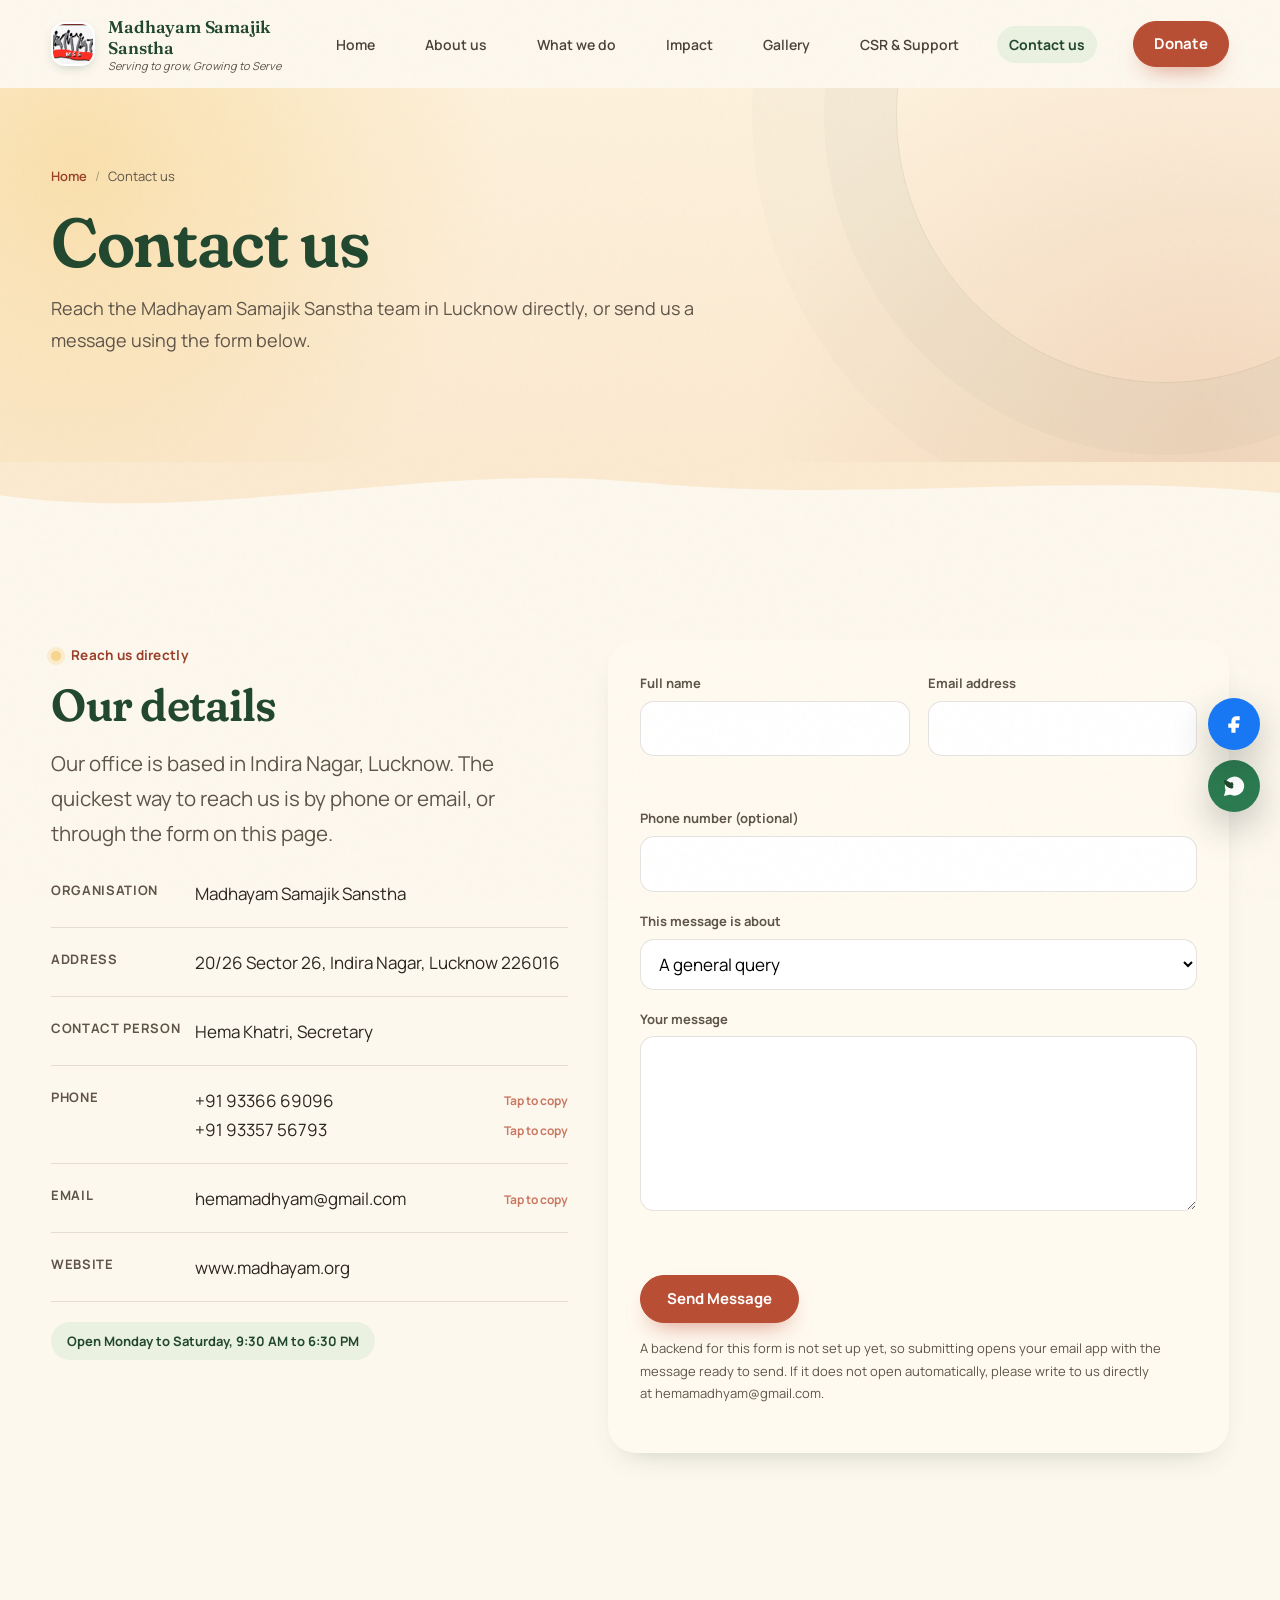
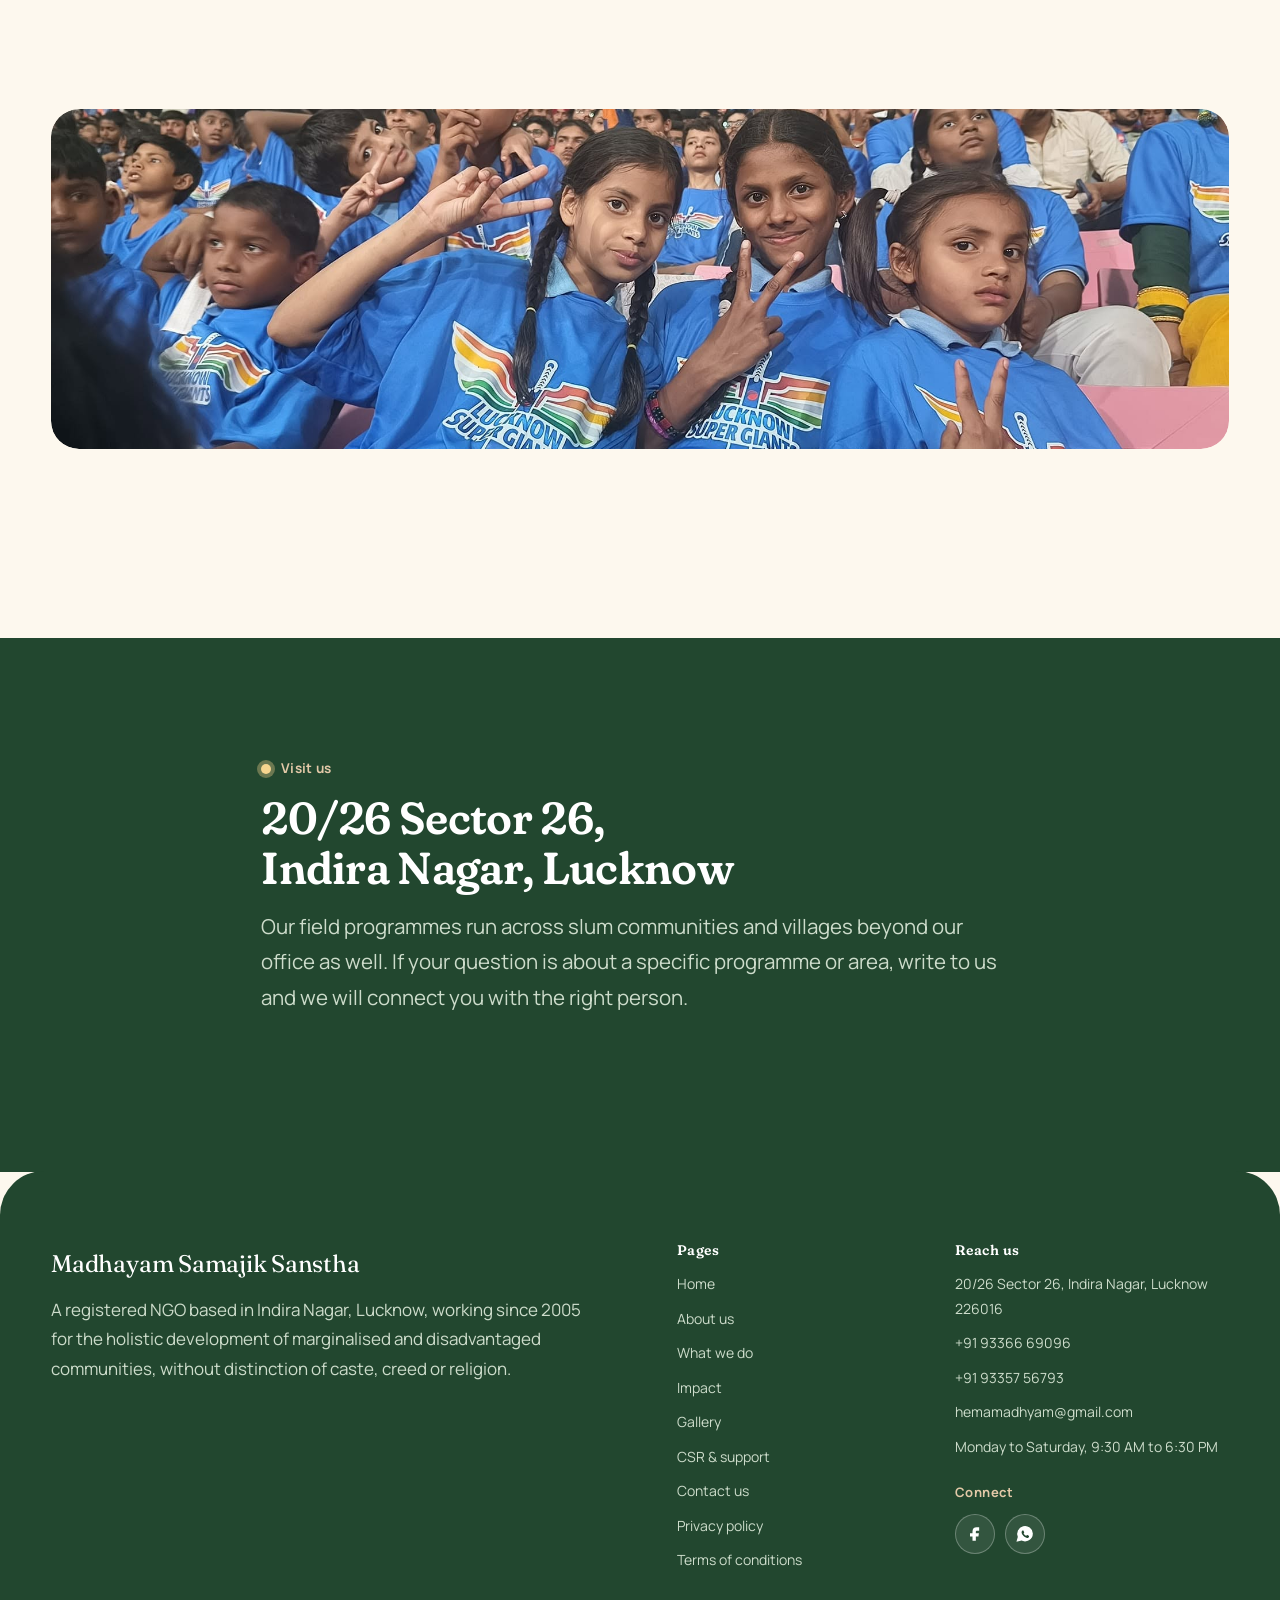
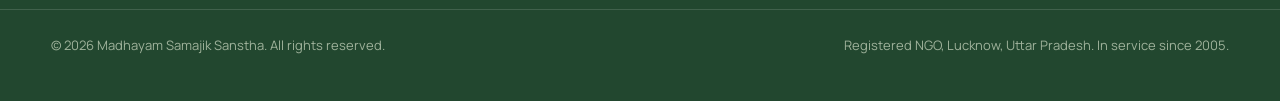
<file: contact-us.html>
<!DOCTYPE html>

<html lang="en">
<head>
<meta charset="utf-8"/>
<meta content="width=device-width, initial-scale=1" name="viewport"/>
<title>Contact Madhayam Samajik Sanstha | Lucknow</title>
<meta content="Contact Madhayam Samajik Sanstha in Lucknow by phone, email or enquiry form to ask about programmes, partnerships, volunteering or support." name="description"/>
<link href="https://fonts.googleapis.com" rel="preconnect"/>
<link crossorigin="" href="https://fonts.gstatic.com" rel="preconnect"/>
<link href="https://fonts.googleapis.com/css2?family=Fraunces:opsz,wght,SOFT@9..144,500..700,100&amp;family=Manrope:wght@400;500;600;700&amp;display=swap" rel="stylesheet"/>
<link href="css/styles.css" rel="stylesheet"/>
<link href="assets/favicon-32.png" rel="icon" sizes="32x32" type="image/png"/>
<link href="assets/favicon-16.png" rel="icon" sizes="16x16" type="image/png"/>
<link href="assets/apple-touch-icon.png" rel="apple-touch-icon"/>
<meta content="#1c3a22" name="theme-color"/>
<meta content="website" property="og:type"/>
<meta content="Madhayam Samajik Sanstha" property="og:site_name"/>
<meta content="Contact Madhayam Samajik Sanstha | Lucknow" property="og:title"/>
<meta content="Contact Madhayam Samajik Sanstha in Lucknow by phone, email or enquiry form to ask about programmes, partnerships, volunteering or support." property="og:description"/>
<meta content="https://madhayam.org/assets/social-preview.jpg" property="og:image"/>
<meta content="1200" property="og:image:width"/>
<meta content="630" property="og:image:height"/>
<meta content="summary_large_image" name="twitter:card"/>
<meta content="Contact Madhayam Samajik Sanstha | Lucknow" name="twitter:title"/>
<meta content="Contact Madhayam Samajik Sanstha in Lucknow by phone, email or enquiry form to ask about programmes, partnerships, volunteering or support." name="twitter:description"/>
<meta content="https://madhayam.org/assets/social-preview.jpg" name="twitter:image"/>
<meta content="index, follow, max-image-preview:large" name="robots"/><meta content="Madhayam Samajik Sanstha" name="author"/><link href="https://madhayam.org/contact-us.html" rel="canonical"/><meta content="https://madhayam.org/contact-us.html" property="og:url"/><script type="application/ld+json">{"@context": "https://schema.org", "@type": "WebSite", "name": "Madhayam Samajik Sanstha", "url": "https://madhayam.org/"}</script><meta content="Madhayam Samajik Sanstha, community-led development in Lucknow" property="og:image:alt"/><meta content="Madhayam Samajik Sanstha, community-led development in Lucknow" name="twitter:image:alt"/></head>
<body>
<a class="skip-link" href="#main">Skip to main content</a>
<header class="site-header">
<div class="header-inner">
<a class="brand" href="index.html">
<span aria-hidden="true" class="brand-mark">
<img alt="Madhayam Samajik Sanstha logo" class="brand-logo-img" src="assets/logo-mark.jpg"/>
</span>
<span class="brand-text">
<span class="brand-name">Madhayam Samajik Sanstha</span>
<span class="brand-tag">Serving to grow, Growing to Serve</span>
</span>
</a>
<nav aria-label="Primary" class="primary-nav">
<ul class="nav-list">
<li><a class="nav-link" href="index.html">Home</a></li>
<li><a class="nav-link" href="about-us.html">About us</a></li>
<li><a class="nav-link" href="what-we-do.html">What we do</a></li>
<li><a class="nav-link" href="impact.html">Impact</a></li>
<li><a class="nav-link" href="gallery.html">Gallery</a></li>
<li><a class="nav-link" href="csr-support.html">CSR &amp; Support</a></li>
<li><a aria-current="page" class="nav-link is-current" href="contact-us.html">Contact us</a></li>
</ul>
</nav>
<div class="header-actions">
<a target="_blank" rel="noopener noreferrer" class="btn btn-donate btn-small" href="https://razorpay.me/@madhayamsamajiksanstha" id="donate-header">Donate</a>
<button aria-controls="side-nav" aria-expanded="false" aria-label="Open menu" class="menu-toggle" id="menu-toggle" type="button">
<span aria-hidden="true" class="menu-bar"></span>
<span aria-hidden="true" class="menu-bar"></span>
<span aria-hidden="true" class="menu-bar"></span>
</button>
</div>
</div>
</header>
<div class="nav-overlay" id="nav-overlay"></div>
<aside aria-hidden="true" aria-label="Mobile navigation" class="side-nav" id="side-nav">
<div class="side-nav-head">
<span class="side-nav-title">Menu</span>
<button aria-label="Close menu" class="side-close" id="side-close" type="button"><span aria-hidden="true">×</span></button>
</div>
<ul class="side-list">
<li><a class="" href="index.html"><span class="num">01</span>Home</a></li>
<li><a class="" href="about-us.html"><span class="num">02</span>About us</a></li>
<li><a class="" href="what-we-do.html"><span class="num">03</span>What we do</a></li>
<li><a class="" href="impact.html"><span class="num">04</span>Impact</a></li>
<li><a class="" href="gallery.html"><span class="num">05</span>Gallery</a></li>
<li><a class="" href="csr-support.html"><span class="num">06</span>CSR &amp; Support</a></li>
<li><a aria-current="page" class="is-current" href="contact-us.html"><span class="num">06</span>Contact us</a></li>
</ul>
<div class="side-nav-foot">
<a target="_blank" rel="noopener noreferrer" class="btn btn-donate btn-block" href="https://razorpay.me/@madhayamsamajiksanstha">Donate</a>
<p class="side-note">Every contribution supports our work across Lucknow's communities.</p>
</div>
</aside>
<main id="main">
<section class="page-head">
<div class="wrap">
<nav aria-label="Breadcrumb" class="breadcrumb">
<ol>
<li><a href="index.html">Home</a></li>
<li><span aria-current="page">Contact us</span></li>
</ol>
</nav>
<h1 class="page-title">Contact us</h1>
<p class="page-lede">Reach the Madhayam Samajik Sanstha team in Lucknow directly, or send us a message using the form below.</p>
</div>
</section>
<svg aria-hidden="true" class="wave wave-into-cream" preserveaspectratio="none" viewbox="0 0 1200 60">
<path d="M0,32 C200,60 400,0 600,20 C800,40 1000,10 1200,30 L1200,60 L0,60 Z"></path>
</svg>
<section class="section">
<div class="wrap contact-grid">
<div>
<span class="eyebrow">Reach us directly</span>
<h2>Our details</h2>
<p class="lede">Our office is based in Indira Nagar, Lucknow. The quickest way to reach us
      is by phone or email, or through the form on this page.</p>
<ul class="contact-info-list">
<li><span class="label">Organisation</span><span>Madhayam Samajik Sanstha</span></li>
<li><span class="label">Address</span><span>20/26 Sector 26, Indira Nagar, Lucknow 226016</span></li>
<li><span class="label">Contact person</span><span>Hema Khatri, Secretary</span></li>
<li><span class="label">Phone</span><span>
<button class="copy-btn" data-copy="+919336669096" type="button">
<span>+91 93366 69096</span><span class="copy-hint">Tap to copy</span>
</button>
<button class="copy-btn" data-copy="+919335756793" type="button">
<span>+91 93357 56793</span><span class="copy-hint">Tap to copy</span>
</button>
</span></li>
<li><span class="label">Email</span><span>
<button class="copy-btn" data-copy="hemamadhyam@gmail.com" type="button">
<span>hemamadhyam@gmail.com</span><span class="copy-hint">Tap to copy</span>
</button>
</span></li>
<li><span class="label">Website</span><span><a href="https://www.madhayam.org" rel="noopener" target="_blank">www.madhayam.org</a></span></li>
</ul>
<span class="hours-badge">Open Monday to Saturday, 9:30 AM to 6:30 PM</span>
</div>
<form class="contact-form" id="contact-form">
<div class="form-grid">
<div class="form-field">
<label for="cf-name">Full name</label>
<input autocomplete="name" id="cf-name" name="name" required="" type="text"/>
<p class="field-err"></p>
</div>
<div class="form-field">
<label for="cf-email">Email address</label>
<input autocomplete="email" id="cf-email" name="email" required="" type="email"/>
<p class="field-err"></p>
</div>
<div class="form-field full">
<label for="cf-phone">Phone number (optional)</label>
<input autocomplete="tel" id="cf-phone" name="phone" type="tel"/>
</div>
<div class="form-field full">
<label for="cf-reason">This message is about</label>
<select id="cf-reason" name="reason">
<option value="general">A general query</option>
<option value="donation">Donation</option>
<option value="csr">CSR partnership</option>
<option value="volunteer">Volunteering</option>
</select>
</div>
<div class="form-field full">
<label for="cf-message">Your message</label>
<textarea id="cf-message" name="message" required="" rows="5"></textarea>
<p class="field-err"></p>
</div>
</div>
<div class="form-actions">
<button class="btn btn-primary" type="submit">Send Message</button>
</div>
<p class="form-note">A backend for this form is not set up yet, so submitting opens your
      email app with the message ready to send. If it does not open automatically, please write
      to us directly at
      <a href="mailto:hemamadhyam@gmail.com">hemamadhyam@gmail.com</a>.</p>
</form>
</div>
</section>
<section class="section">
<div class="wrap">
<div class="img-ph media-wide">
<!-- IMAGE FILE: contact-community.jpg -->
<img src="assets/photos/contact-community.jpg" alt="Madhayam office or team photograph" loading="lazy" onload="this.classList.add('is-loaded')"/>
<div class="img-ph-fallback"><!-- IMAGE FILE: contact-community.jpg -->
<span class="img-ph-file">contact-community.jpg</span>

<span class="img-ph-label img-ph-file">Field note</span>
<span class="img-ph-desc">Office or team photograph</span>
</div>
</div>
</div>
</section>
<section class="section section-deep">
<div class="wrap wrap-narrow contact-location">
<span class="eyebrow">Visit us</span>
<h2>20/26 Sector 26, Indira Nagar, Lucknow</h2>
<p class="lede">Our field programmes run across slum
    communities and villages beyond our office as well. If your question is about a specific
    programme or area, write to us and we will connect you with the right person.</p>
</div>
</section>
</main>
<footer class="site-footer">
<div class="wrap footer-grid">
<div class="footer-about">
<span class="footer-name">Madhayam Samajik Sanstha</span>
<p>A registered NGO based in Indira Nagar, Lucknow, working since 2005 for the holistic
      development of marginalised and disadvantaged communities, without distinction of caste,
      creed or religion.</p>
</div>
<nav aria-label="Footer" class="footer-nav">
<h2 class="footer-heading">Pages</h2>
<ul>
<li><a href="index.html">Home</a></li>
<li><a href="about-us.html">About us</a></li>
<li><a href="what-we-do.html">What we do</a></li>
<li><a href="impact.html">Impact</a></li>
<li><a href="gallery.html">Gallery</a></li>
<li><a href="csr-support.html">CSR &amp; support</a></li>
<li><a href="contact-us.html">Contact us</a></li>
<li><a href="privacy-policy.html">Privacy policy</a></li>
<li><a href="terms-of-conditions.html">Terms of conditions</a></li>
</ul>
</nav>
<div class="footer-contact">
<h2 class="footer-heading">Reach us</h2>
<ul>
<li>20/26 Sector 26, Indira Nagar, Lucknow 226016</li>
<li><a href="tel:+919336669096">+91 93366 69096</a></li>
<li><a href="tel:+919335756793">+91 93357 56793</a></li>
<li><a href="mailto:hemamadhyam@gmail.com">hemamadhyam@gmail.com</a></li>
<li>Monday to Saturday, 9:30 AM to 6:30 PM</li>
</ul>
<div aria-label="Social media and messaging" class="footer-social">
<span class="footer-social-label">Connect</span>
<div class="social-links">


<a aria-label="Facebook" class="social-link social-facebook" href="https://www.facebook.com/madhayam" rel="noopener noreferrer" target="_blank" title="Facebook"><svg aria-hidden="true" viewbox="0 0 24 24"><path class="social-fill" d="M14 8h3V4h-3c-3.3 0-5 1.9-5 5v2H6v4h3v5h4v-5h3.1l.6-4H13V9c0-.7.3-1 1-1z"></path></svg></a><a aria-label="WhatsApp" class="social-link social-whatsapp" href="https://wa.me/919336669096?text=Hello%20Madhayam%20Samajik%20Sanstha" rel="noopener noreferrer" target="_blank" title="WhatsApp">
<svg aria-hidden="true" viewbox="0 0 24 24"><path d="M20.5 11.4a8.5 8.5 0 0 1-12.7 7.4L3 20l1.3-4.6a8.5 8.5 0 1 1 16.2-4z"></path><path class="social-cut" d="M8.5 8.4c.2-.5.4-.5.8-.5h.5c.2 0 .4.1.5.4l.7 1.7c.1.2.1.4-.1.6l-.6.7c.8 1.4 1.8 2.2 3.2 2.8l.7-.7c.2-.2.4-.2.7-.1l1.6.8c.3.1.4.3.4.6 0 .8-.3 1.4-.9 1.7-2.8 1.4-8.1-3.2-8.1-6.5 0-.6.2-1.1.6-1.5z"></path></svg>
</a>
</div>
</div>
</div>
</div>
<div class="wrap footer-base">
<p>© <span id="year">2026</span> Madhayam Samajik Sanstha. All rights reserved.</p>
<p>Registered NGO, Lucknow, Uttar Pradesh. In service since 2005.</p>
</div>
</footer>
<a aria-label="Visit Madhayam on Facebook" class="facebook-float" href="https://www.facebook.com/madhayam" rel="noopener noreferrer" target="_blank" title="Facebook"><svg aria-hidden="true" viewbox="0 0 24 24"><path class="social-fill" d="M14 8h3V4h-3c-3.3 0-5 1.9-5 5v2H6v4h3v5h4v-5h3.1l.6-4H13V9c0-.7.3-1 1-1z"></path></svg></a>
<a aria-label="Chat with Madhayam Samajik Sanstha on WhatsApp" class="whatsapp-float" href="https://wa.me/919336669096?text=Hello%20Madhayam%20Samajik%20Sanstha" rel="noopener noreferrer" target="_blank" title="WhatsApp"><svg aria-hidden="true" viewbox="0 0 24 24"><path d="M20.5 11.4a8.5 8.5 0 0 1-12.7 7.4L3 20l1.3-4.6a8.5 8.5 0 1 1 16.2-4z"></path><path class="social-cut" d="M8.5 8.4c.2-.5.4-.5.8-.5h.5c.2 0 .4.1.5.4l.7 1.7c.1.2.1.4-.1.6l-.6.7c.8 1.4.4.3.7.6 0 .8-.3 1.4-.9 1.7-2.8 1.4-8.1-3.2-8.1-6.5 0-.6.2-1.1.6-1.5z"></path></svg></a>
<script src="js/main.js"></script>
</body>
</html>
</file>
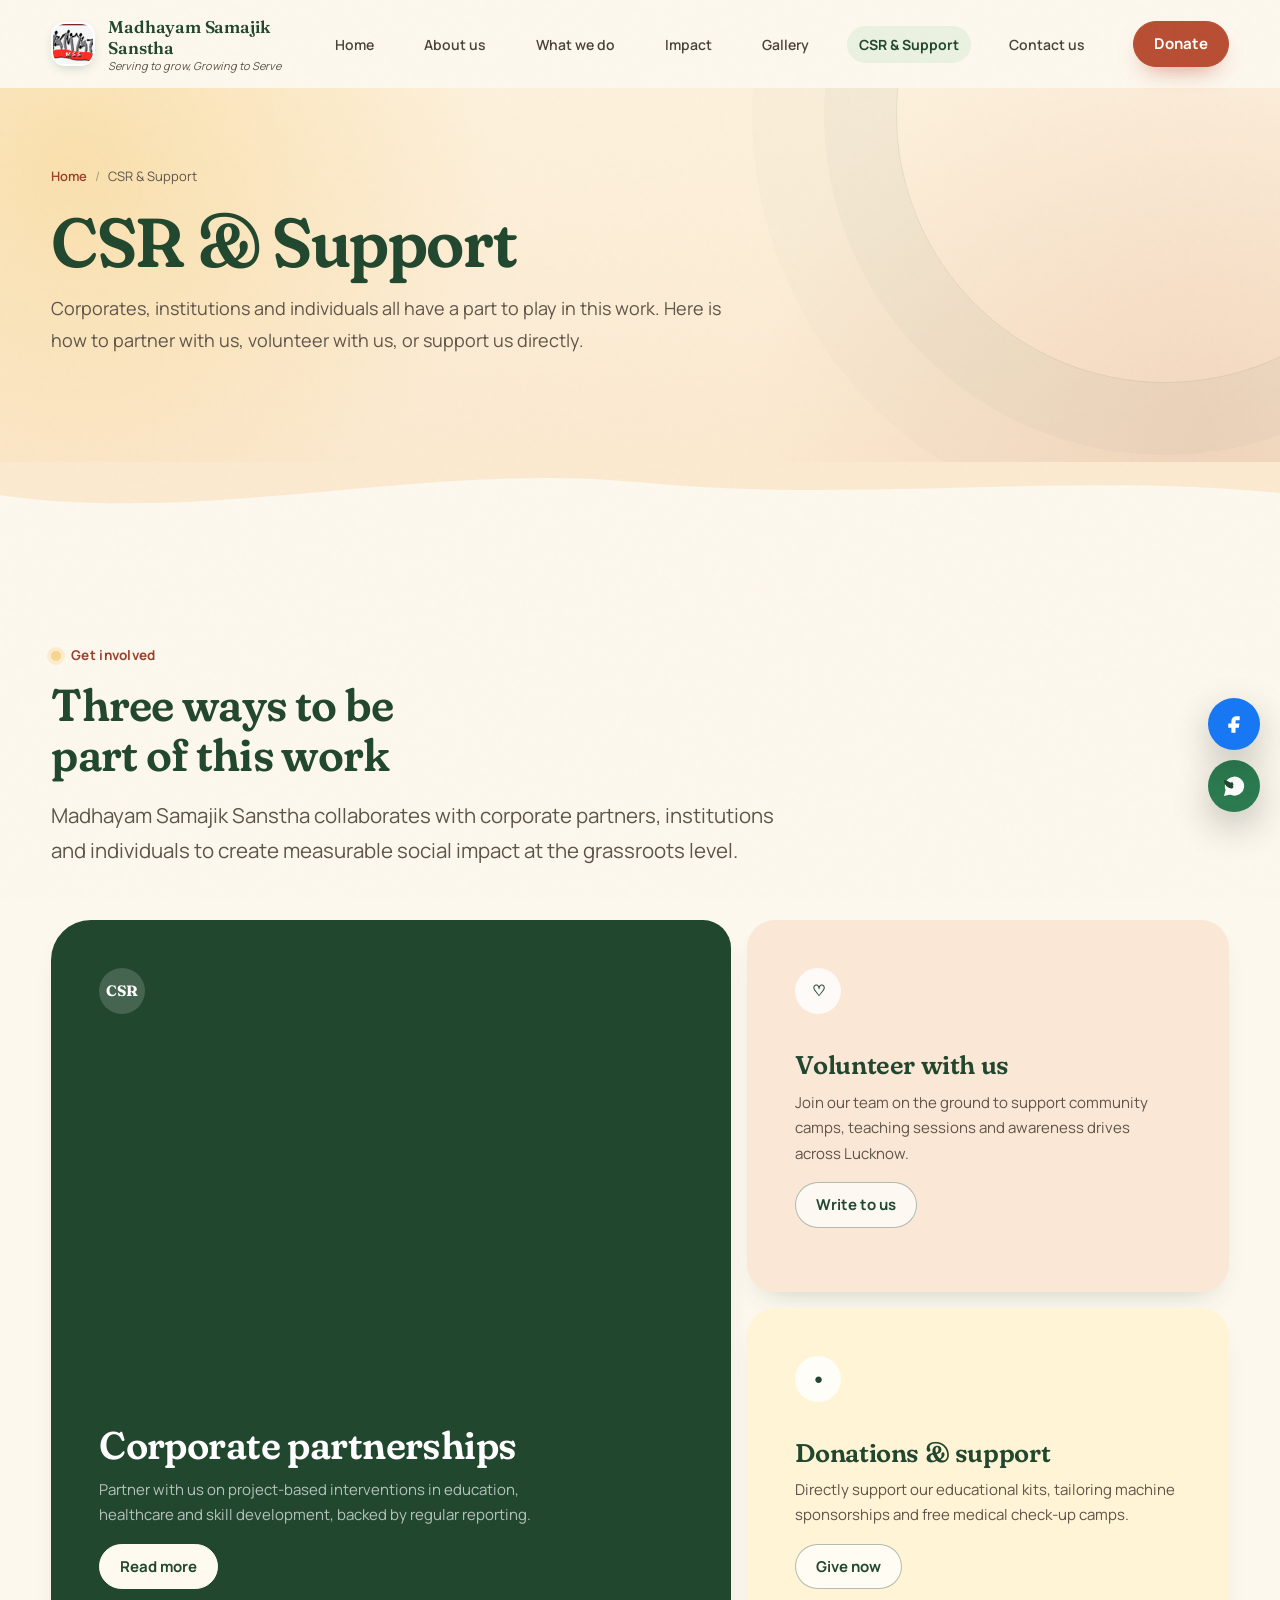
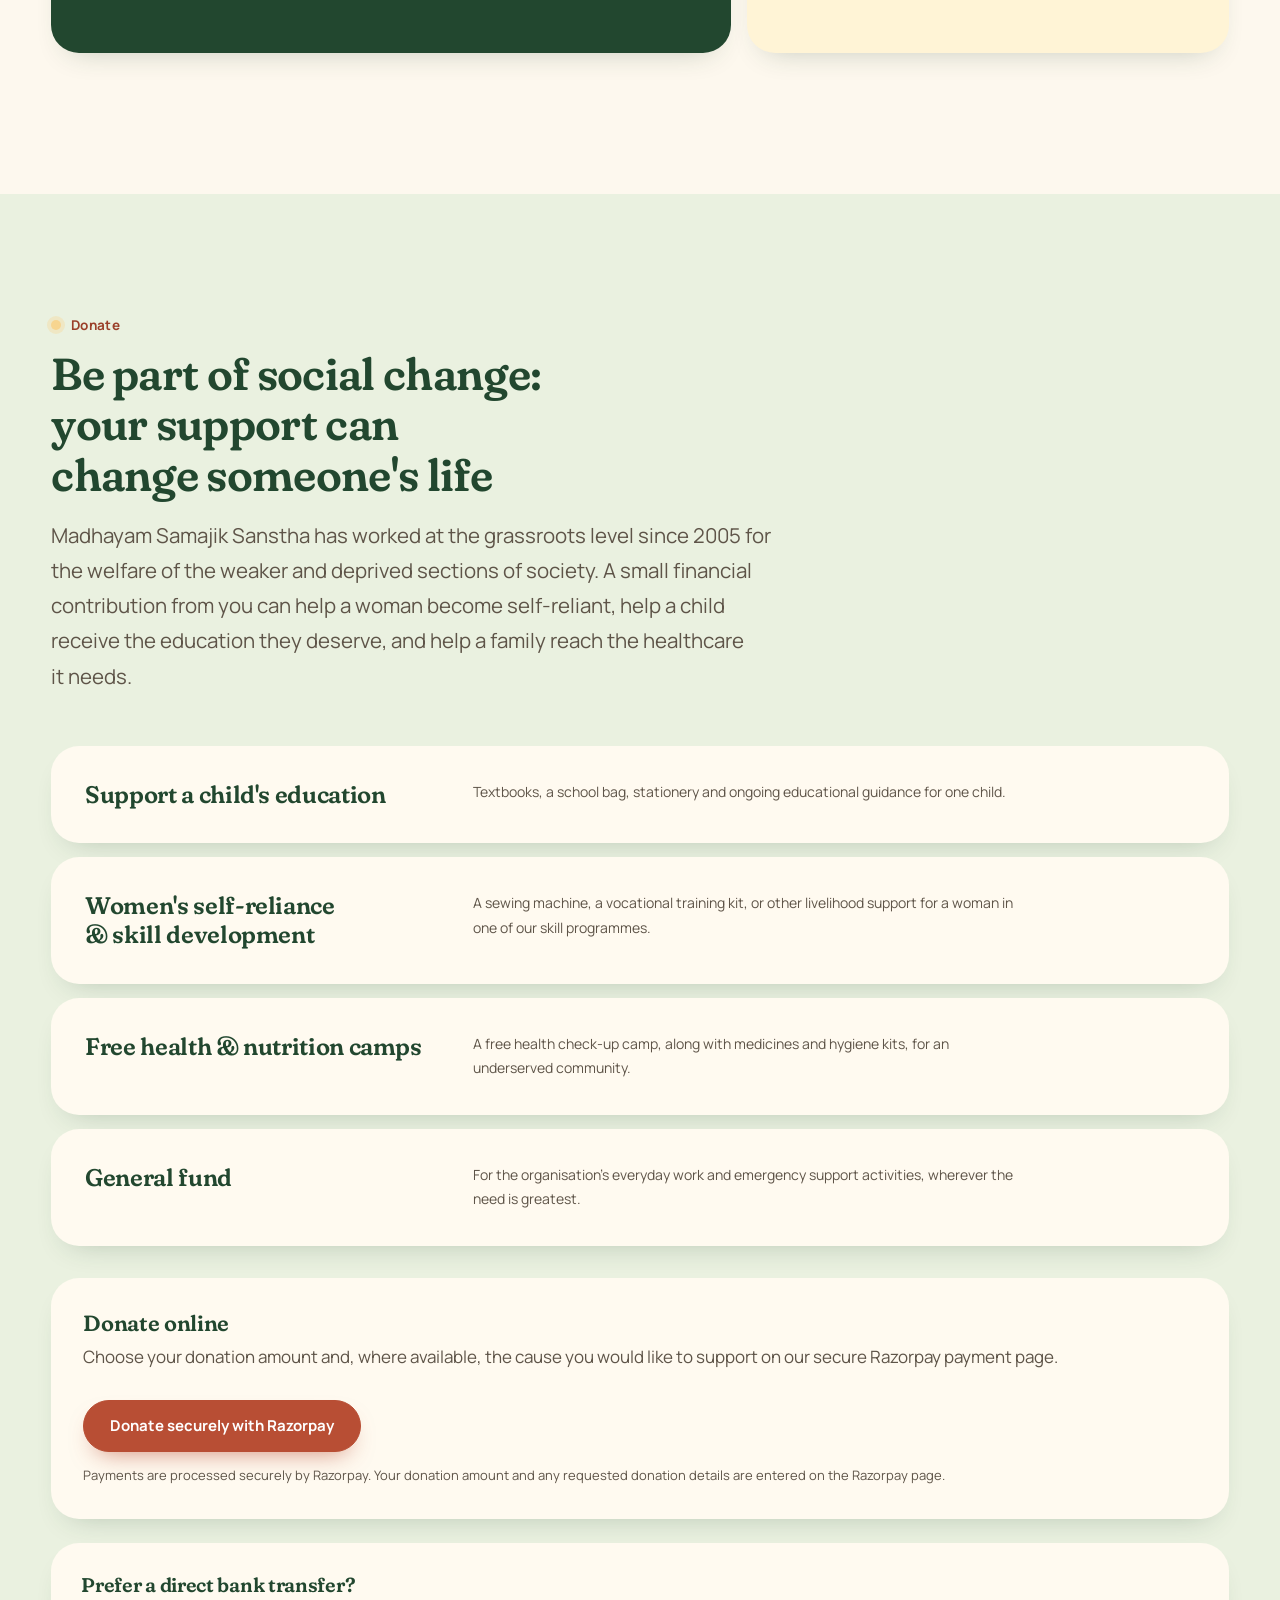
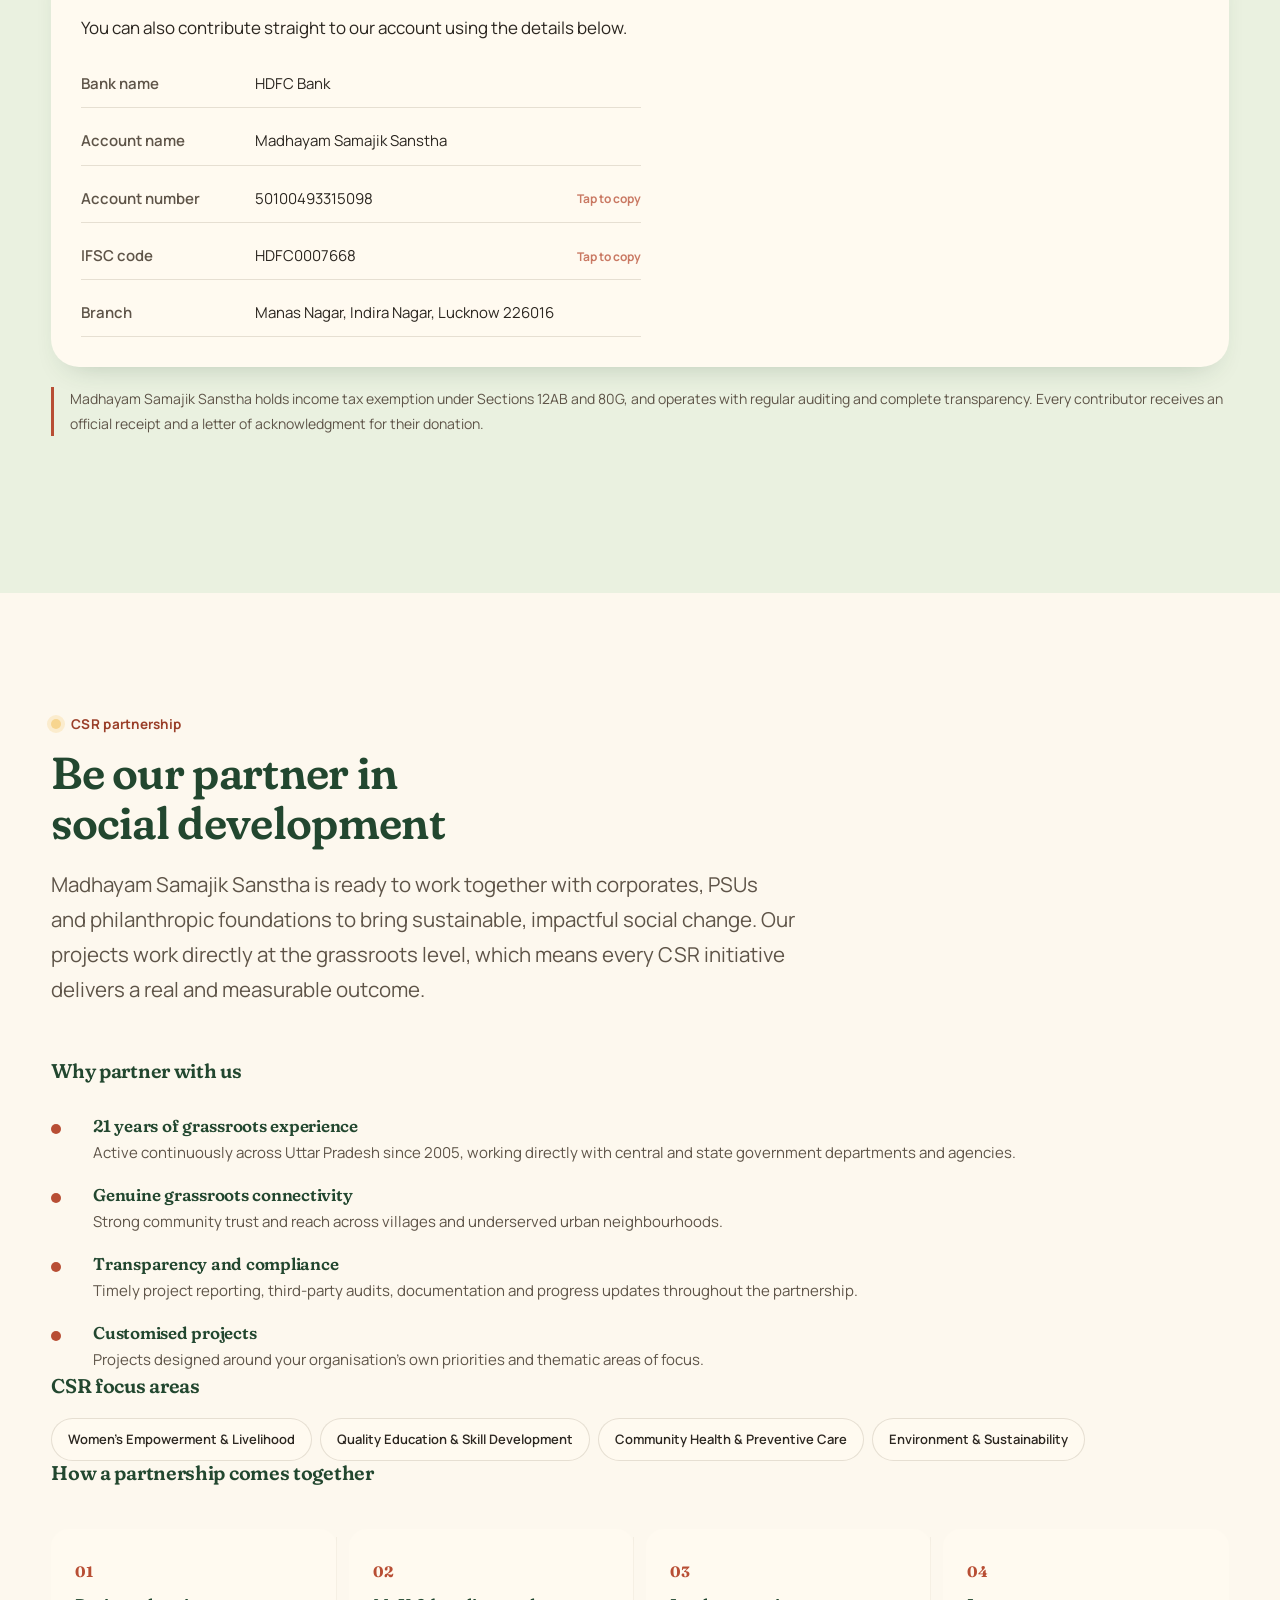
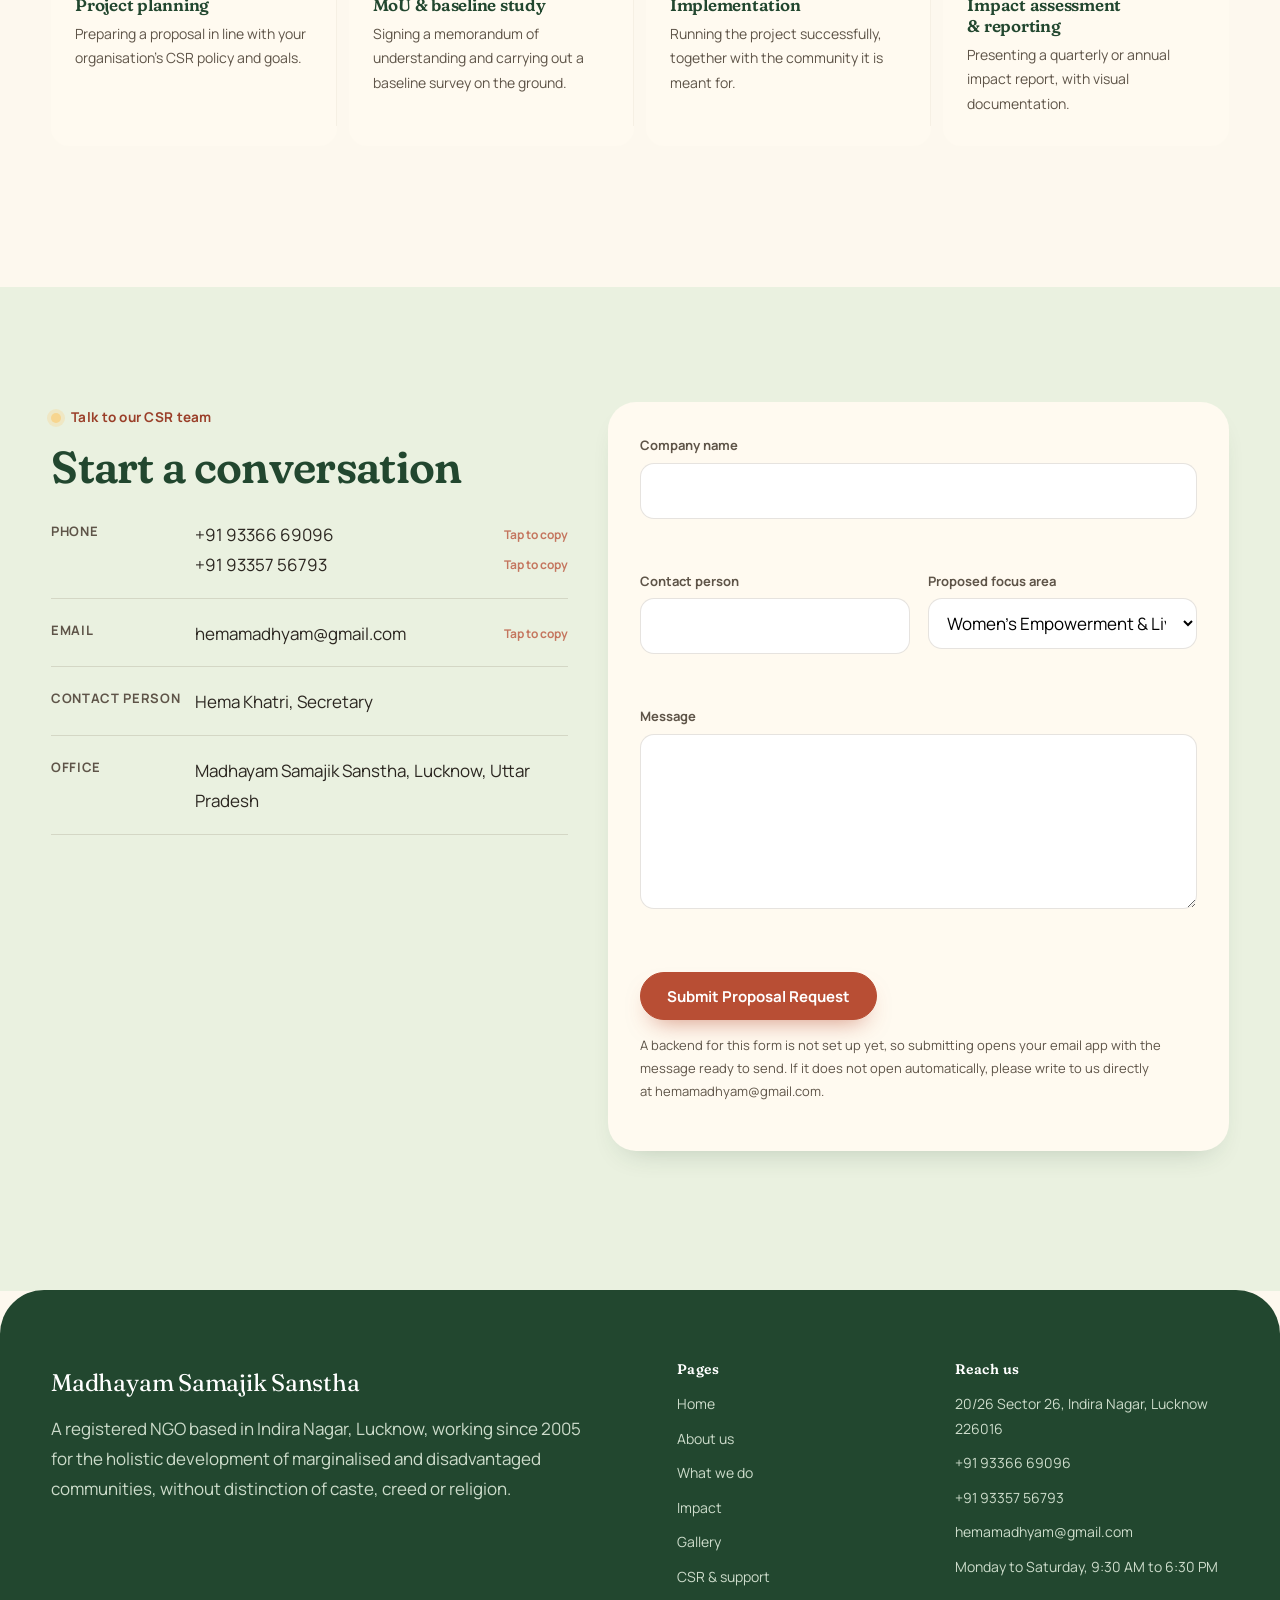
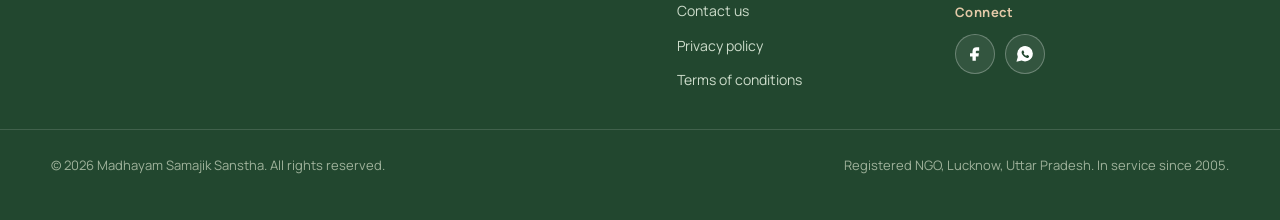
<file: csr-support.html>
<!DOCTYPE html>

<html lang="en">
<head>
<meta charset="utf-8"/>
<meta content="width=device-width, initial-scale=1" name="viewport"/>
<title>Support &amp; CSR Partnerships | Madhayam Samajik Sanstha</title>
<meta content="Support community-led development through donations, volunteering or CSR partnerships with Madhayam Samajik Sanstha in Uttar Pradesh." name="description"/>
<link href="https://fonts.googleapis.com" rel="preconnect"/>
<link crossorigin="" href="https://fonts.gstatic.com" rel="preconnect"/>
<link href="https://fonts.googleapis.com/css2?family=Fraunces:opsz,wght,SOFT@9..144,500..700,100&amp;family=Manrope:wght@400;500;600;700&amp;display=swap" rel="stylesheet"/>
<link href="css/styles.css" rel="stylesheet"/>
<link href="assets/favicon-32.png" rel="icon" sizes="32x32" type="image/png"/>
<link href="assets/favicon-16.png" rel="icon" sizes="16x16" type="image/png"/>
<link href="assets/apple-touch-icon.png" rel="apple-touch-icon"/>
<meta content="#1c3a22" name="theme-color"/>
<meta content="website" property="og:type"/>
<meta content="Madhayam Samajik Sanstha" property="og:site_name"/>
<meta content="Support &amp; CSR Partnerships | Madhayam Samajik Sanstha" property="og:title"/>
<meta content="Support community-led development through donations, volunteering or CSR partnerships with Madhayam Samajik Sanstha in Uttar Pradesh." property="og:description"/>
<meta content="https://madhayam.org/assets/social-preview.jpg" property="og:image"/>
<meta content="1200" property="og:image:width"/>
<meta content="630" property="og:image:height"/>
<meta content="summary_large_image" name="twitter:card"/>
<meta content="Support &amp; CSR Partnerships | Madhayam Samajik Sanstha" name="twitter:title"/>
<meta content="Support community-led development through donations, volunteering or CSR partnerships with Madhayam Samajik Sanstha in Uttar Pradesh." name="twitter:description"/>
<meta content="https://madhayam.org/assets/social-preview.jpg" name="twitter:image"/>
<meta content="index, follow, max-image-preview:large" name="robots"/><meta content="Madhayam Samajik Sanstha" name="author"/><link href="https://madhayam.org/csr-support.html" rel="canonical"/><meta content="https://madhayam.org/csr-support.html" property="og:url"/><script type="application/ld+json">{"@context": "https://schema.org", "@type": "WebSite", "name": "Madhayam Samajik Sanstha", "url": "https://madhayam.org/"}</script><meta content="Madhayam Samajik Sanstha, community-led development in Lucknow" property="og:image:alt"/><meta content="Madhayam Samajik Sanstha, community-led development in Lucknow" name="twitter:image:alt"/></head>
<body>
<a class="skip-link" href="#main">Skip to main content</a>
<header class="site-header">
<div class="header-inner">
<a class="brand" href="index.html">
<span aria-hidden="true" class="brand-mark">
<img alt="Madhayam Samajik Sanstha logo" class="brand-logo-img" src="assets/logo-mark.jpg"/>
</span>
<span class="brand-text">
<span class="brand-name">Madhayam Samajik Sanstha</span>
<span class="brand-tag">Serving to grow, Growing to Serve</span>
</span>
</a>
<nav aria-label="Primary" class="primary-nav">
<ul class="nav-list">
<li><a class="nav-link" href="index.html">Home</a></li>
<li><a class="nav-link" href="about-us.html">About us</a></li>
<li><a class="nav-link" href="what-we-do.html">What we do</a></li>
<li><a class="nav-link" href="impact.html">Impact</a></li>
<li><a class="nav-link" href="gallery.html">Gallery</a></li>
<li><a aria-current="page" class="nav-link is-current" href="csr-support.html">CSR &amp; Support</a></li>
<li><a class="nav-link" href="contact-us.html">Contact us</a></li>
</ul>
</nav>
<div class="header-actions">
<a target="_blank" rel="noopener noreferrer" class="btn btn-donate btn-small" href="https://razorpay.me/@madhayamsamajiksanstha" id="donate-header">Donate</a>
<button aria-controls="side-nav" aria-expanded="false" aria-label="Open menu" class="menu-toggle" id="menu-toggle" type="button">
<span aria-hidden="true" class="menu-bar"></span>
<span aria-hidden="true" class="menu-bar"></span>
<span aria-hidden="true" class="menu-bar"></span>
</button>
</div>
</div>
</header>
<div class="nav-overlay" id="nav-overlay"></div>
<aside aria-hidden="true" aria-label="Mobile navigation" class="side-nav" id="side-nav">
<div class="side-nav-head">
<span class="side-nav-title">Menu</span>
<button aria-label="Close menu" class="side-close" id="side-close" type="button"><span aria-hidden="true">×</span></button>
</div>
<ul class="side-list">
<li><a class="" href="index.html"><span class="num">01</span>Home</a></li>
<li><a class="" href="about-us.html"><span class="num">02</span>About us</a></li>
<li><a class="" href="what-we-do.html"><span class="num">03</span>What we do</a></li>
<li><a class="" href="impact.html"><span class="num">04</span>Impact</a></li>
<li><a class="" href="gallery.html"><span class="num">05</span>Gallery</a></li>
<li><a aria-current="page" class="is-current" href="csr-support.html"><span class="num">06</span>CSR &amp; Support</a></li>
<li><a class="" href="contact-us.html"><span class="num">07</span>Contact us</a></li>
</ul>
<div class="side-nav-foot">
<a target="_blank" rel="noopener noreferrer" class="btn btn-donate btn-block" href="https://razorpay.me/@madhayamsamajiksanstha">Donate</a>
<p class="side-note">Every contribution supports our work across Lucknow's communities.</p>
</div>
</aside>
<main id="main">
<section class="page-head">
<div class="wrap">
<nav aria-label="Breadcrumb" class="breadcrumb">
<ol>
<li><a href="index.html">Home</a></li>
<li><span aria-current="page">CSR &amp; Support</span></li>
</ol>
</nav>
<h1 class="page-title">CSR &amp; Support</h1>
<p class="page-lede">Corporates, institutions and individuals all have a part to play in this work. Here is how to partner with us, volunteer with us, or support us directly.</p>
</div>
</section>
<svg aria-hidden="true" class="wave wave-into-cream" preserveaspectratio="none" viewbox="0 0 1200 60">
<path d="M0,32 C200,60 400,0 600,20 C800,40 1000,10 1200,30 L1200,60 L0,60 Z"></path>
</svg>
<section class="section">
<div class="wrap">
<div class="section-head">
<span class="eyebrow">Get involved</span>
<h2>Three ways to be part of this work</h2>
<p class="lede">Madhayam Samajik Sanstha collaborates with corporate partners, institutions
      and individuals to create measurable social impact at the grassroots level.</p>
</div>
<div class="ways-grid">
<div class="way-card">
<span class="way-icon">CSR</span>
<h3>Corporate partnerships</h3>
<p>Partner with us on project-based interventions in education, healthcare and skill
        development, backed by regular reporting.</p>
<p><a class="btn btn-outline btn-small" href="#csr">Read more</a></p>
</div>
<div class="way-card">
<span class="way-icon">♡</span>
<h3>Volunteer with us</h3>
<p>Join our team on the ground to support community camps, teaching sessions and
        awareness drives across Lucknow.</p>
<p><a class="btn btn-outline btn-small" href="contact-us.html">Write to us</a></p>
</div>
<div class="way-card">
<span class="way-icon">●</span>
<h3>Donations &amp; support</h3>
<p>Directly support our educational kits, tailoring machine sponsorships and free
        medical check-up camps.</p>
<p><a target="_blank" rel="noopener noreferrer" class="btn btn-outline btn-small" href="https://razorpay.me/@madhayamsamajiksanstha">Give now</a></p>
</div>
</div>
</div>
</section>
<svg aria-hidden="true" class="wave wave-into-alt" preserveaspectratio="none" viewbox="0 0 1200 60">
<path d="M0,32 C200,60 400,0 600,20 C800,40 1000,10 1200,30 L1200,60 L0,60 Z"></path>
</svg>
<section class="section section-alt" id="donate">
<div class="wrap">
<div class="section-head">
<span class="eyebrow">Donate</span>
<h2>Be part of social change: your support can change someone's life</h2>
<p class="lede">Madhayam Samajik Sanstha has worked at the grassroots level since 2005 for
      the welfare of the weaker and deprived sections of society. A small financial contribution
      from you can help a woman become self-reliant, help a child receive the education they
      deserve, and help a family reach the healthcare it needs.</p>
</div>
<div class="tier-grid">
<div class="tier-card">
<h3>Support a child's education</h3>
<p>Textbooks, a school bag, stationery and ongoing educational guidance for one child.</p>
</div>
<div class="tier-card">
<h3>Women's self-reliance &amp; skill development</h3>
<p>A sewing machine, a vocational training kit, or other livelihood support for a woman
        in one of our skill programmes.</p>
</div>
<div class="tier-card">
<h3>Free health &amp; nutrition camps</h3>
<p>A free health check-up camp, along with medicines and hygiene kits, for an
        underserved community.</p>
</div>
<div class="tier-card">
<h3>General fund</h3>
<p>For the organisation's everyday work and emergency support activities, wherever the
        need is greatest.</p>
</div>
</div>
<div class="pay-panel" id="pay-panel">
<h3>Donate online</h3>
<p class="pay-intro">Choose your donation amount and, where available, the cause you would like to support on our secure Razorpay payment page.</p>
<a target="_blank" rel="noopener noreferrer" class="btn btn-donate pay-submit" href="https://razorpay.me/@madhayamsamajiksanstha">Donate securely with Razorpay</a>
<p class="pay-fine">Payments are processed securely by Razorpay. Your donation amount and any requested donation details are entered on the Razorpay page.</p>
</div>
<div class="bank-panel">
<h3>Prefer a direct bank transfer?</h3>
<p>You can also contribute straight to our
      account using the details below.</p>
<div class="bank-rows">
<div><b>Bank name</b><span>HDFC Bank</span></div>
<div><b>Account name</b><span>Madhayam Samajik Sanstha</span></div>
<div><b>Account number</b><span>
<button class="copy-btn" data-copy="50100493315098" type="button">
<span>50100493315098</span><span class="copy-hint">Tap to copy</span>
</button>
</span></div>
<div><b>IFSC code</b><span>
<button class="copy-btn" data-copy="HDFC0007668" type="button">
<span>HDFC0007668</span><span class="copy-hint">Tap to copy</span>
</button>
</span></div>
<div><b>Branch</b><span>Manas Nagar, Indira Nagar, Lucknow 226016</span></div>
</div>
</div>
<p class="trust-note">Madhayam Samajik Sanstha holds income tax exemption under Sections 12AB
    and 80G, and operates with regular auditing and complete transparency. Every contributor
    receives an official receipt and a letter of acknowledgment for their donation.</p>
</div>
</section>
<svg aria-hidden="true" class="wave wave-into-cream" preserveaspectratio="none" viewbox="0 0 1200 60">
<path d="M0,32 C200,60 400,0 600,20 C800,40 1000,10 1200,30 L1200,60 L0,60 Z"></path>
</svg>
<section class="section" id="csr">
<div class="wrap">
<div class="section-head">
<span class="eyebrow">CSR partnership</span>
<h2>Be our partner in social development</h2>
<p class="lede">Madhayam Samajik Sanstha is ready to work together with corporates, PSUs and
      philanthropic foundations to bring sustainable, impactful social change. Our projects work
      directly at the grassroots level, which means every CSR initiative delivers a real and
      measurable outcome.</p>
</div>
<h3>Why partner with us</h3>
<ul class="reason-list">
<li>
<div>
<h3>21 years of grassroots experience</h3>
<p>Active continuously across Uttar Pradesh since 2005, working directly with central
          and state government departments and agencies.</p>
</div>
</li>
<li>
<div>
<h3>Genuine grassroots connectivity</h3>
<p>Strong community trust and reach across villages and underserved urban
          neighbourhoods.</p>
</div>
</li>
<li>
<div>
<h3>Transparency and compliance</h3>
<p>Timely project reporting, third-party audits, documentation and progress updates
          throughout the partnership.</p>
</div>
</li>
<li>
<div>
<h3>Customised projects</h3>
<p>Projects designed around your organisation's own priorities and thematic areas of
          focus.</p>
</div>
</li>
</ul>
<h3>CSR focus areas</h3>
<ul class="tag-list">
<li>Women's Empowerment &amp; Livelihood</li>
<li>Quality Education &amp; Skill Development</li>
<li>Community Health &amp; Preventive Care</li>
<li>Environment &amp; Sustainability</li>
</ul>
<h3>How a partnership comes together</h3>
<div class="process-ribbon">
<div class="process-step">
<h3>Project planning</h3>
<p>Preparing a proposal in line with your organisation's CSR policy and goals.</p>
</div>
<div class="process-step">
<h3>MoU &amp; baseline study</h3>
<p>Signing a memorandum of understanding and carrying out a baseline survey on the
        ground.</p>
</div>
<div class="process-step">
<h3>Implementation</h3>
<p>Running the project successfully, together with the community it is meant for.</p>
</div>
<div class="process-step">
<h3>Impact assessment &amp; reporting</h3>
<p>Presenting a quarterly or annual impact report, with visual documentation.</p>
</div>
</div>
</div>
</section>
<section class="section section-alt">
<div class="wrap">
<div class="contact-grid">
<div>
<span class="eyebrow">Talk to our CSR team</span>
<h2>Start a conversation</h2>
<ul class="contact-info-list">
<li><span class="label">Phone</span><span>
<button class="copy-btn" data-copy="+919336669096" type="button">
<span>+91 93366 69096</span><span class="copy-hint">Tap to copy</span>
</button>
<button class="copy-btn" data-copy="+919335756793" type="button">
<span>+91 93357 56793</span><span class="copy-hint">Tap to copy</span>
</button>
</span></li>
<li><span class="label">Email</span><span>
<button class="copy-btn" data-copy="hemamadhyam@gmail.com" type="button">
<span>hemamadhyam@gmail.com</span><span class="copy-hint">Tap to copy</span>
</button>
</span></li>
<li><span class="label">Contact person</span><span>Hema Khatri, Secretary</span></li>
<li><span class="label">Office</span><span>Madhayam Samajik Sanstha, Lucknow, Uttar Pradesh</span></li>
</ul>
</div>
<form class="contact-form" id="csr-form">
<div class="form-grid">
<div class="form-field full">
<label for="csr-company">Company name</label>
<input id="csr-company" name="company" required="" type="text"/>
<p class="field-err"></p>
</div>
<div class="form-field">
<label for="csr-contact">Contact person</label>
<input id="csr-contact" name="contact" required="" type="text"/>
<p class="field-err"></p>
</div>
<div class="form-field">
<label for="csr-focus">Proposed focus area</label>
<select id="csr-focus" name="focus">
<option>Women's Empowerment &amp; Livelihood</option>
<option>Quality Education &amp; Skill Development</option>
<option>Community Health &amp; Preventive Care</option>
<option>Environment &amp; Sustainability</option>
<option>Other</option>
</select>
</div>
<div class="form-field full">
<label for="csr-message">Message</label>
<textarea id="csr-message" name="message" required="" rows="5"></textarea>
<p class="field-err"></p>
</div>
</div>
<div class="form-actions">
<button class="btn btn-primary" type="submit">Submit Proposal Request</button>
</div>
<p class="form-note">A backend for this form is not set up yet, so submitting opens your
        email app with the message ready to send. If it does not open automatically, please write
        to us directly at <a href="mailto:hemamadhyam@gmail.com">hemamadhyam@gmail.com</a>.</p>
</form>
</div>
</div>
</section>
</main>
<footer class="site-footer">
<div class="wrap footer-grid">
<div class="footer-about">
<span class="footer-name">Madhayam Samajik Sanstha</span>
<p>A registered NGO based in Indira Nagar, Lucknow, working since 2005 for the holistic
      development of marginalised and disadvantaged communities, without distinction of caste,
      creed or religion.</p>
</div>
<nav aria-label="Footer" class="footer-nav">
<h2 class="footer-heading">Pages</h2>
<ul>
<li><a href="index.html">Home</a></li>
<li><a href="about-us.html">About us</a></li>
<li><a href="what-we-do.html">What we do</a></li>
<li><a href="impact.html">Impact</a></li>
<li><a href="gallery.html">Gallery</a></li>
<li><a href="csr-support.html">CSR &amp; support</a></li>
<li><a href="contact-us.html">Contact us</a></li>
<li><a href="privacy-policy.html">Privacy policy</a></li>
<li><a href="terms-of-conditions.html">Terms of conditions</a></li>
</ul>
</nav>
<div class="footer-contact">
<h2 class="footer-heading">Reach us</h2>
<ul>
<li>20/26 Sector 26, Indira Nagar, Lucknow 226016</li>
<li><a href="tel:+919336669096">+91 93366 69096</a></li>
<li><a href="tel:+919335756793">+91 93357 56793</a></li>
<li><a href="mailto:hemamadhyam@gmail.com">hemamadhyam@gmail.com</a></li>
<li>Monday to Saturday, 9:30 AM to 6:30 PM</li>
</ul>
<div aria-label="Social media and messaging" class="footer-social">
<span class="footer-social-label">Connect</span>
<div class="social-links">


<a aria-label="Facebook" class="social-link social-facebook" href="https://www.facebook.com/madhayam" rel="noopener noreferrer" target="_blank" title="Facebook"><svg aria-hidden="true" viewbox="0 0 24 24"><path class="social-fill" d="M14 8h3V4h-3c-3.3 0-5 1.9-5 5v2H6v4h3v5h4v-5h3.1l.6-4H13V9c0-.7.3-1 1-1z"></path></svg></a><a aria-label="WhatsApp" class="social-link social-whatsapp" href="https://wa.me/919336669096?text=Hello%20Madhayam%20Samajik%20Sanstha" rel="noopener noreferrer" target="_blank" title="WhatsApp">
<svg aria-hidden="true" viewbox="0 0 24 24"><path d="M20.5 11.4a8.5 8.5 0 0 1-12.7 7.4L3 20l1.3-4.6a8.5 8.5 0 1 1 16.2-4z"></path><path class="social-cut" d="M8.5 8.4c.2-.5.4-.5.8-.5h.5c.2 0 .4.1.5.4l.7 1.7c.1.2.1.4-.1.6l-.6.7c.8 1.4 1.8 2.2 3.2 2.8l.7-.7c.2-.2.4-.2.7-.1l1.6.8c.3.1.4.3.4.6 0 .8-.3 1.4-.9 1.7-2.8 1.4-8.1-3.2-8.1-6.5 0-.6.2-1.1.6-1.5z"></path></svg>
</a>
</div>
</div>
</div>
</div>
<div class="wrap footer-base">
<p>© <span id="year">2026</span> Madhayam Samajik Sanstha. All rights reserved.</p>
<p>Registered NGO, Lucknow, Uttar Pradesh. In service since 2005.</p>
</div>
</footer>
<a aria-label="Visit Madhayam on Facebook" class="facebook-float" href="https://www.facebook.com/madhayam" rel="noopener noreferrer" target="_blank" title="Facebook"><svg aria-hidden="true" viewbox="0 0 24 24"><path class="social-fill" d="M14 8h3V4h-3c-3.3 0-5 1.9-5 5v2H6v4h3v5h4v-5h3.1l.6-4H13V9c0-.7.3-1 1-1z"></path></svg></a>
<a aria-label="Chat with Madhayam Samajik Sanstha on WhatsApp" class="whatsapp-float" href="https://wa.me/919336669096?text=Hello%20Madhayam%20Samajik%20Sanstha" rel="noopener noreferrer" target="_blank" title="WhatsApp"><svg aria-hidden="true" viewbox="0 0 24 24"><path d="M20.5 11.4a8.5 8.5 0 0 1-12.7 7.4L3 20l1.3-4.6a8.5 8.5 0 1 1 16.2-4z"></path><path class="social-cut" d="M8.5 8.4c.2-.5.4-.5.8-.5h.5c.2 0 .4.1.5.4l.7 1.7c.1.2.1.4-.1.6l-.6.7c.8 1.4.4.3.7.6 0 .8-.3 1.4-.9 1.7-2.8 1.4-8.1-3.2-8.1-6.5 0-.6.2-1.1.6-1.5z"></path></svg></a>
<script src="js/main.js"></script>
</body>
</html>
</file>
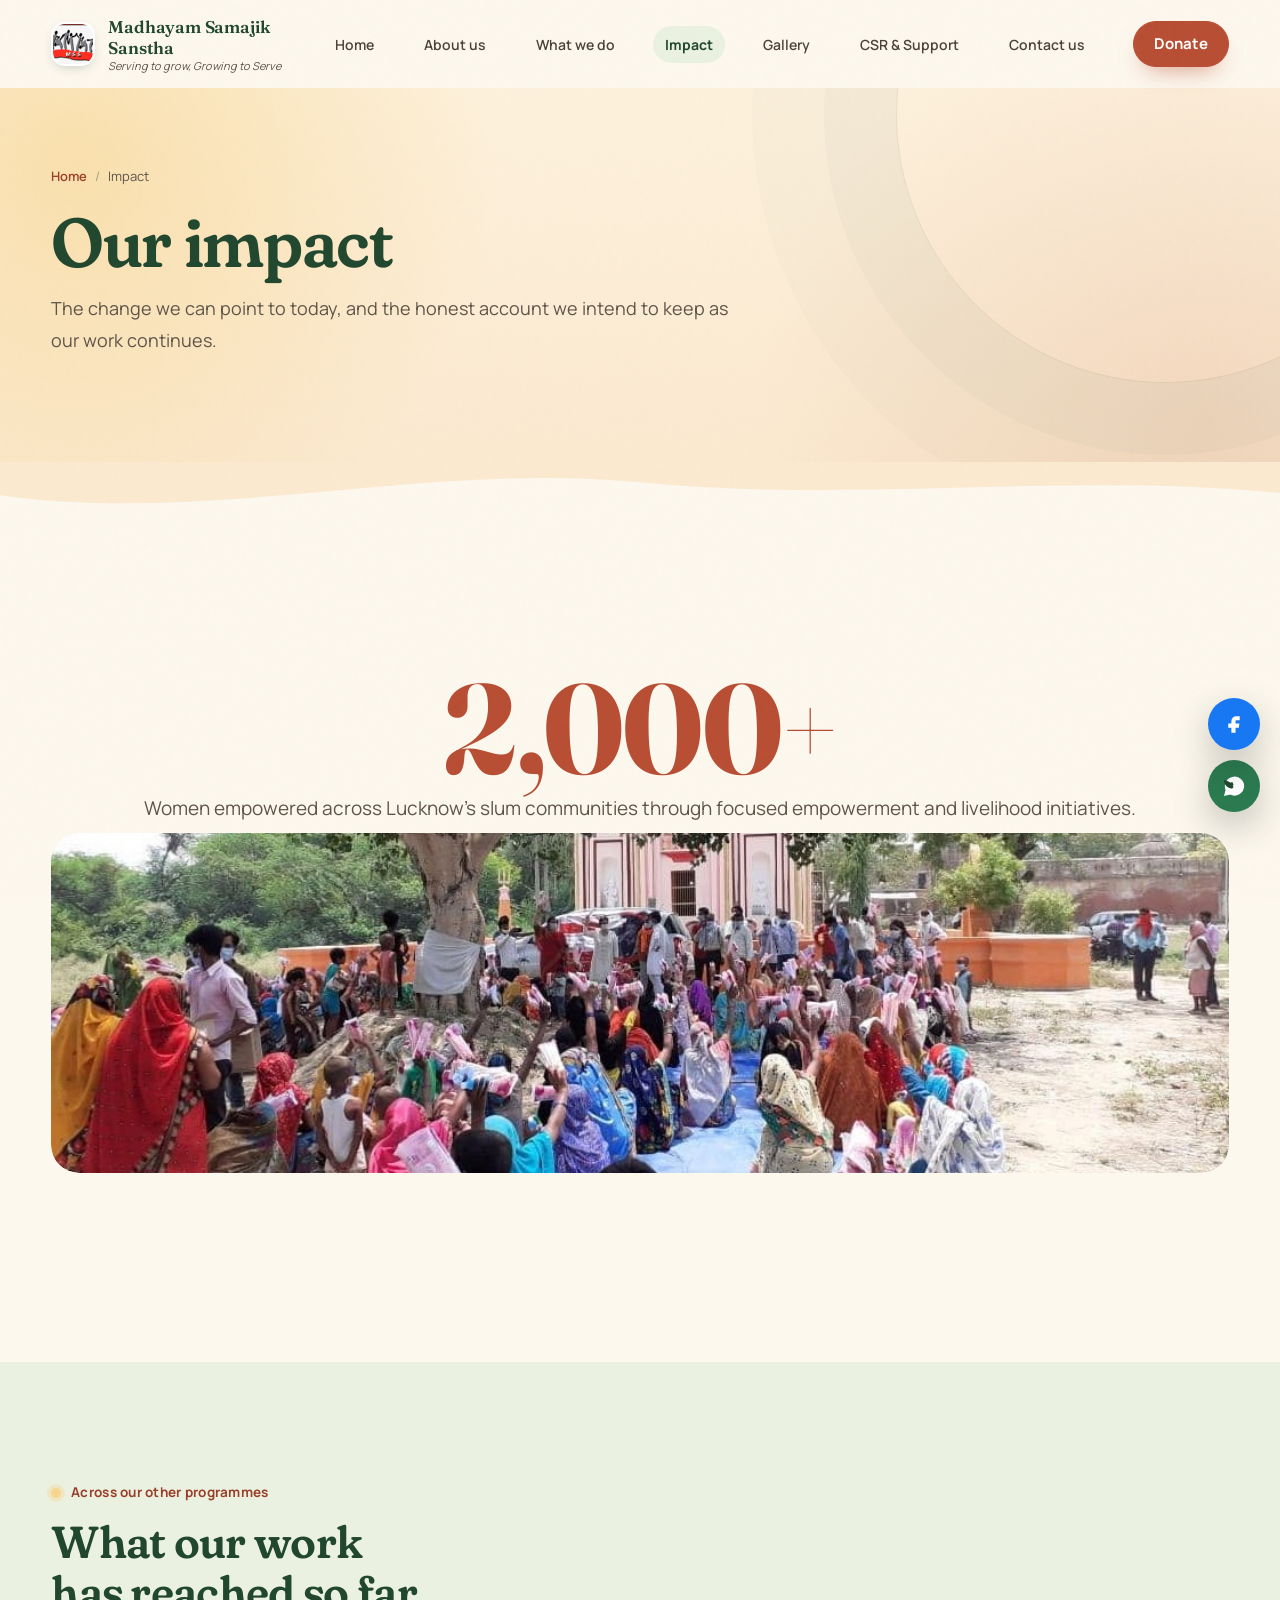
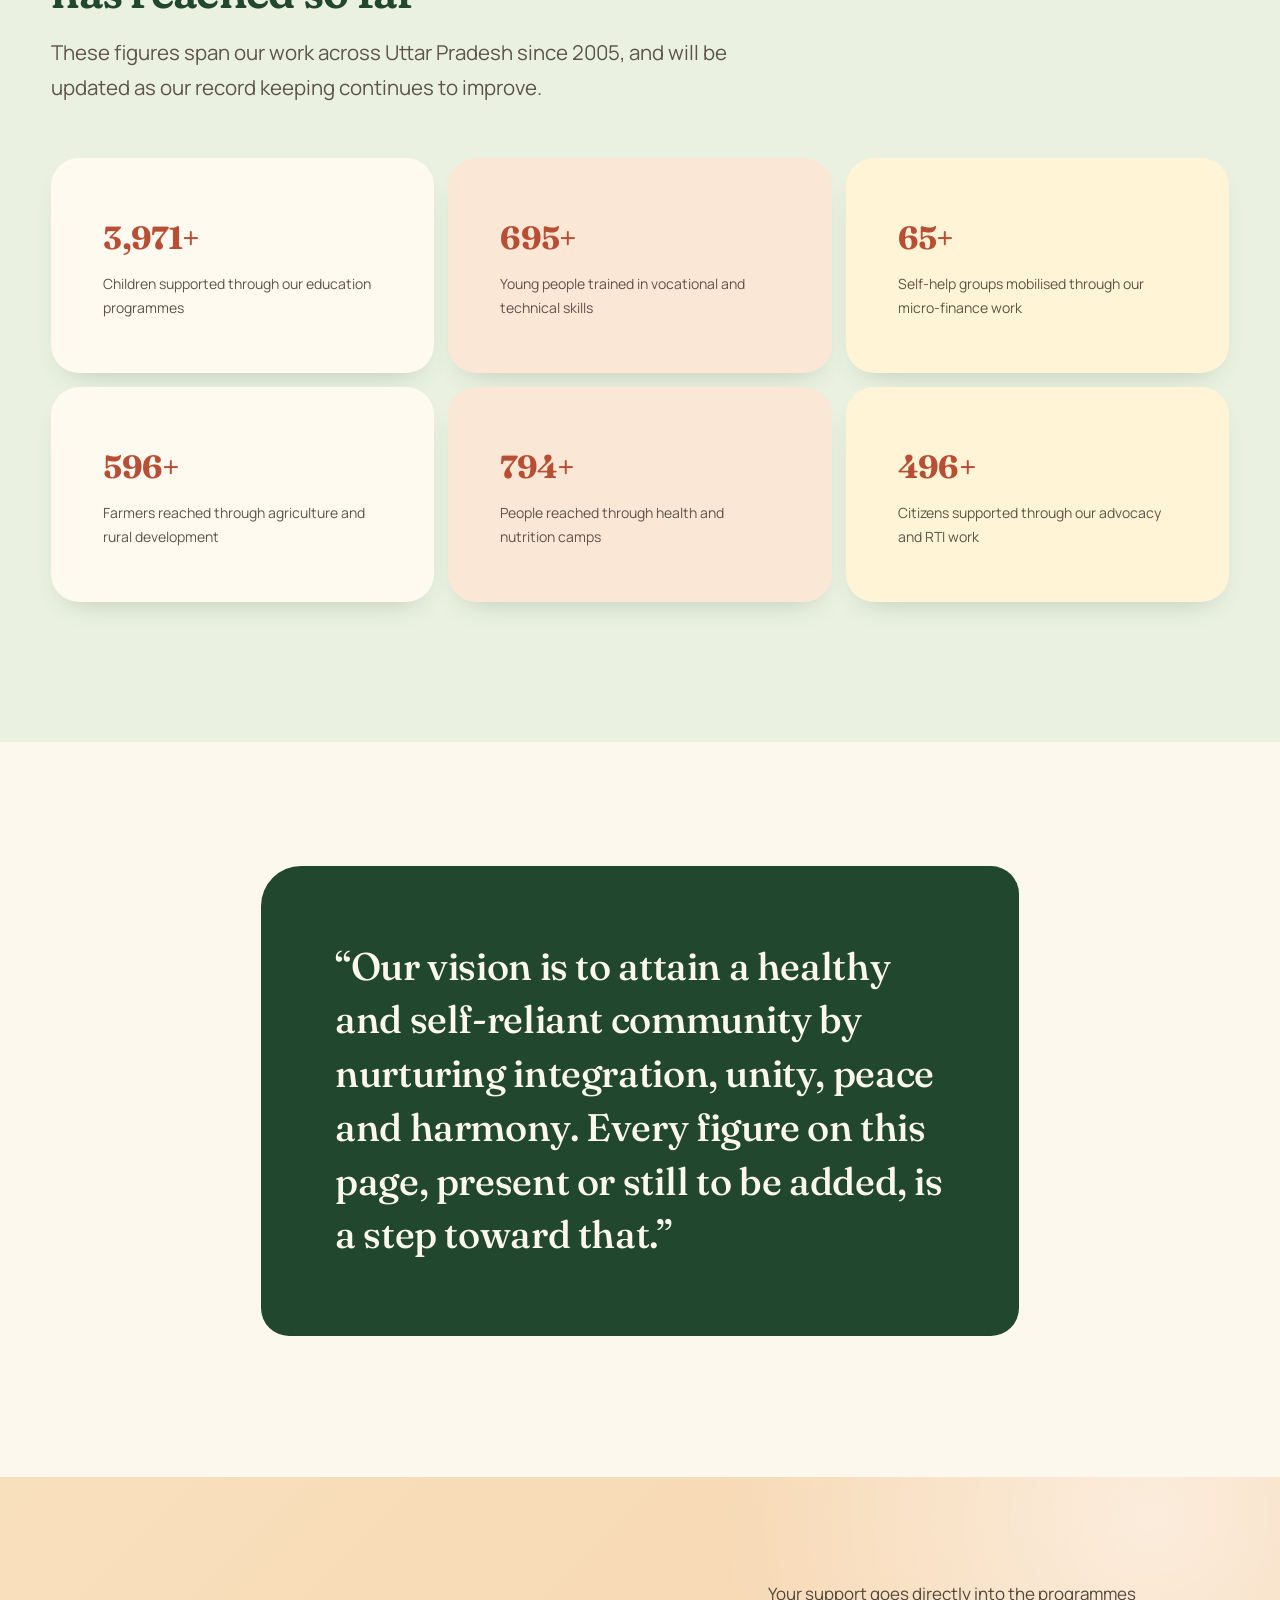
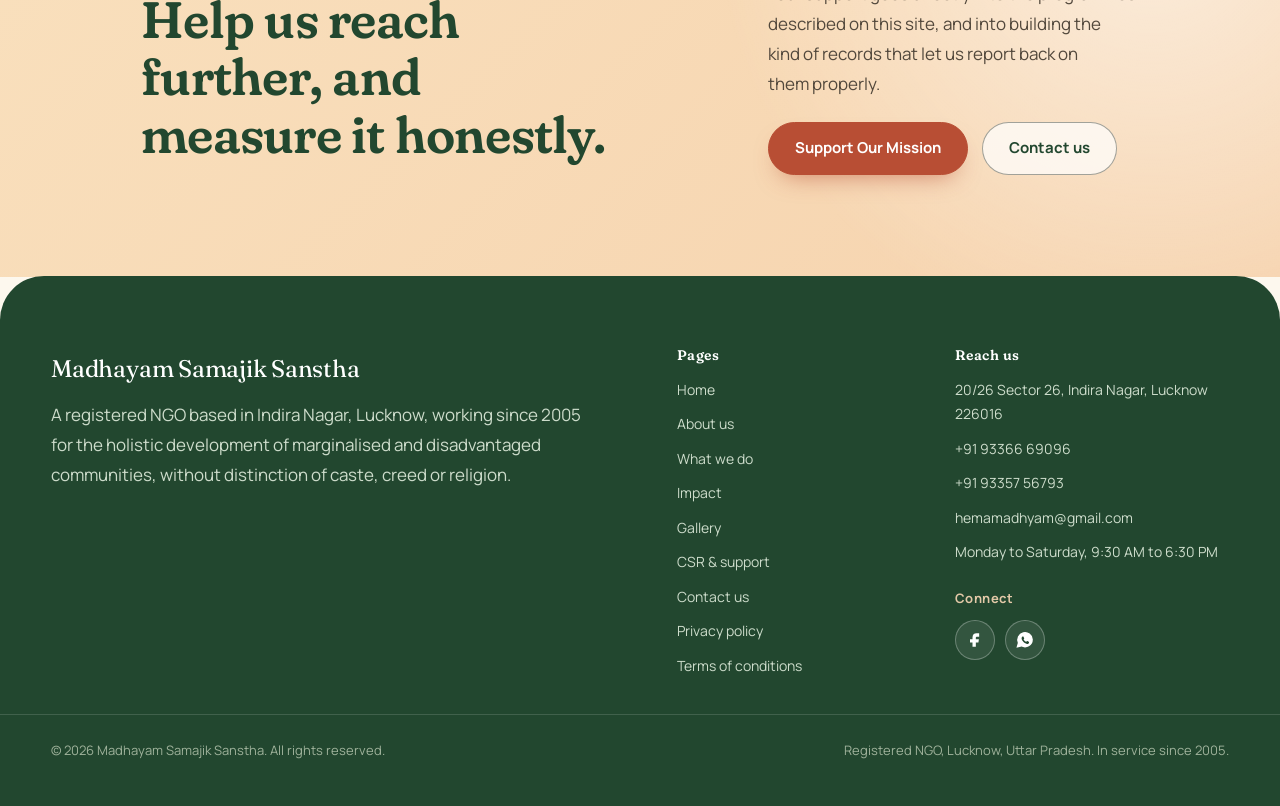
<file: impact.html>
<!DOCTYPE html>

<html lang="en">
<head>
<meta charset="utf-8"/>
<meta content="width=device-width, initial-scale=1" name="viewport"/>
<title>Our Impact | Madhayam Samajik Sanstha</title>
<meta content="See the people, programmes and community outcomes behind Madhayam Samajik Sanstha’s work across Lucknow and Uttar Pradesh." name="description"/>
<link href="https://fonts.googleapis.com" rel="preconnect"/>
<link crossorigin="" href="https://fonts.gstatic.com" rel="preconnect"/>
<link href="https://fonts.googleapis.com/css2?family=Fraunces:opsz,wght,SOFT@9..144,500..700,100&amp;family=Manrope:wght@400;500;600;700&amp;display=swap" rel="stylesheet"/>
<link href="css/styles.css" rel="stylesheet"/>
<link href="assets/favicon-32.png" rel="icon" sizes="32x32" type="image/png"/>
<link href="assets/favicon-16.png" rel="icon" sizes="16x16" type="image/png"/>
<link href="assets/apple-touch-icon.png" rel="apple-touch-icon"/>
<meta content="#1c3a22" name="theme-color"/>
<meta content="website" property="og:type"/>
<meta content="Madhayam Samajik Sanstha" property="og:site_name"/>
<meta content="Our Impact | Madhayam Samajik Sanstha" property="og:title"/>
<meta content="See the people, programmes and community outcomes behind Madhayam Samajik Sanstha’s work across Lucknow and Uttar Pradesh." property="og:description"/>
<meta content="https://madhayam.org/assets/social-preview.jpg" property="og:image"/>
<meta content="1200" property="og:image:width"/>
<meta content="630" property="og:image:height"/>
<meta content="summary_large_image" name="twitter:card"/>
<meta content="Our Impact | Madhayam Samajik Sanstha" name="twitter:title"/>
<meta content="See the people, programmes and community outcomes behind Madhayam Samajik Sanstha’s work across Lucknow and Uttar Pradesh." name="twitter:description"/>
<meta content="https://madhayam.org/assets/social-preview.jpg" name="twitter:image"/>
<meta content="index, follow, max-image-preview:large" name="robots"/><meta content="Madhayam Samajik Sanstha" name="author"/><link href="https://madhayam.org/impact.html" rel="canonical"/><meta content="https://madhayam.org/impact.html" property="og:url"/><script type="application/ld+json">{"@context": "https://schema.org", "@type": "WebSite", "name": "Madhayam Samajik Sanstha", "url": "https://madhayam.org/"}</script><meta content="Madhayam Samajik Sanstha, community-led development in Lucknow" property="og:image:alt"/><meta content="Madhayam Samajik Sanstha, community-led development in Lucknow" name="twitter:image:alt"/></head>
<body>
<a class="skip-link" href="#main">Skip to main content</a>
<header class="site-header">
<div class="header-inner">
<a class="brand" href="index.html">
<span aria-hidden="true" class="brand-mark">
<img alt="Madhayam Samajik Sanstha logo" class="brand-logo-img" src="assets/logo-mark.jpg"/>
</span>
<span class="brand-text">
<span class="brand-name">Madhayam Samajik Sanstha</span>
<span class="brand-tag">Serving to grow, Growing to Serve</span>
</span>
</a>
<nav aria-label="Primary" class="primary-nav">
<ul class="nav-list">
<li><a class="nav-link" href="index.html">Home</a></li>
<li><a class="nav-link" href="about-us.html">About us</a></li>
<li><a class="nav-link" href="what-we-do.html">What we do</a></li>
<li><a aria-current="page" class="nav-link is-current" href="impact.html">Impact</a></li>
<li><a class="nav-link" href="gallery.html">Gallery</a></li>
<li><a class="nav-link" href="csr-support.html">CSR &amp; Support</a></li>
<li><a class="nav-link" href="contact-us.html">Contact us</a></li>
</ul>
</nav>
<div class="header-actions">
<a target="_blank" rel="noopener noreferrer" class="btn btn-donate btn-small" href="https://razorpay.me/@madhayamsamajiksanstha" id="donate-header">Donate</a>
<button aria-controls="side-nav" aria-expanded="false" aria-label="Open menu" class="menu-toggle" id="menu-toggle" type="button">
<span aria-hidden="true" class="menu-bar"></span>
<span aria-hidden="true" class="menu-bar"></span>
<span aria-hidden="true" class="menu-bar"></span>
</button>
</div>
</div>
</header>
<div class="nav-overlay" id="nav-overlay"></div>
<aside aria-hidden="true" aria-label="Mobile navigation" class="side-nav" id="side-nav">
<div class="side-nav-head">
<span class="side-nav-title">Menu</span>
<button aria-label="Close menu" class="side-close" id="side-close" type="button"><span aria-hidden="true">×</span></button>
</div>
<ul class="side-list">
<li><a class="" href="index.html"><span class="num">01</span>Home</a></li>
<li><a class="" href="about-us.html"><span class="num">02</span>About us</a></li>
<li><a class="" href="what-we-do.html"><span class="num">03</span>What we do</a></li>
<li><a aria-current="page" class="is-current" href="impact.html"><span class="num">04</span>Impact</a></li>
<li><a class="" href="gallery.html"><span class="num">05</span>Gallery</a></li>
<li><a class="" href="csr-support.html"><span class="num">06</span>CSR &amp; Support</a></li>
<li><a class="" href="contact-us.html"><span class="num">07</span>Contact us</a></li>
</ul>
<div class="side-nav-foot">
<a target="_blank" rel="noopener noreferrer" class="btn btn-donate btn-block" href="https://razorpay.me/@madhayamsamajiksanstha">Donate</a>
<p class="side-note">Every contribution supports our work across Lucknow's communities.</p>
</div>
</aside>
<main id="main">
<section class="page-head">
<div class="wrap">
<nav aria-label="Breadcrumb" class="breadcrumb">
<ol>
<li><a href="index.html">Home</a></li>
<li><span aria-current="page">Impact</span></li>
</ol>
</nav>
<h1 class="page-title">Our impact</h1>
<p class="page-lede">The change we can point to today, and the honest account we intend to keep as our work continues.</p>
</div>
</section>
<svg aria-hidden="true" class="wave wave-into-cream" preserveaspectratio="none" viewbox="0 0 1200 60">
<path d="M0,32 C200,60 400,0 600,20 C800,40 1000,10 1200,30 L1200,60 L0,60 Z"></path>
</svg>
<section class="section">
<div class="wrap stat-hero">
<span class="stat-num">2,000+</span>
<span class="stat-label">Women empowered across Lucknow's slum communities through focused
    empowerment and livelihood initiatives.</span>
</div>
<div class="wrap">
<div class="img-ph media-wide">
<!-- IMAGE FILE: impact-community.jpg -->
<img src="assets/photos/impact-community.jpg" alt="Community members participating in a Madhayam impact or empowerment programme" loading="lazy" onload="this.classList.add('is-loaded')"/>
<div class="img-ph-fallback"><!-- IMAGE FILE: impact-community.jpg -->
<span class="img-ph-file">impact-community.jpg</span>

<span class="img-ph-label img-ph-file">Field note</span>
<span class="img-ph-desc">Self-help group photograph</span>
</div>
</div>
</div>
</section>
<section class="section section-alt">
<div class="wrap">
<div class="section-head">
<span class="eyebrow">Across our other programmes</span>
<h2>What our work has reached so far</h2>
<p class="lede">These figures span our work across Uttar Pradesh since 2005, and will be
      updated as our record keeping continues to improve.</p>
</div>
<div class="impact-grid">
<div class="impact-cell">
<span class="stat-value">4,000+</span>
<span class="stat-label">Children supported through our education programmes</span>
</div>
<div class="impact-cell">
<span class="stat-value">700+</span>
<span class="stat-label">Young people trained in vocational and technical skills</span>
</div>
<div class="impact-cell">
<span class="stat-value">65+</span>
<span class="stat-label">Self-help groups mobilised through our micro-finance work</span>
</div>
<div class="impact-cell">
<span class="stat-value">600+</span>
<span class="stat-label">Farmers reached through agriculture and rural development</span>
</div>
<div class="impact-cell">
<span class="stat-value">800+</span>
<span class="stat-label">People reached through health and nutrition camps</span>
</div>
<div class="impact-cell">
<span class="stat-value">500+</span>
<span class="stat-label">Citizens supported through our advocacy and RTI work</span>
</div>
</div>
</div>
</section>
<section class="section">
<div class="wrap wrap-narrow">
<div class="quote-panel">
<p>“Our vision is to attain a healthy and self-reliant community by nurturing
      integration, unity, peace and harmony. Every figure on this page, present or still to be
      added, is a step toward that.”</p>
</div>
</div>
</section>
<section class="cta-band">
<div class="wrap wrap-narrow">
<h2>Help us reach further, and measure it honestly.</h2>
<p>Your support goes directly into the programmes described on this site, and into building
    the kind of records that let us report back on them properly.</p>
<div class="cta-actions">
<a target="_blank" rel="noopener noreferrer" class="btn btn-donate" href="https://razorpay.me/@madhayamsamajiksanstha">Support Our Mission</a>
<a class="btn btn-outline-light" href="contact-us.html">Contact us</a>
</div>
</div>
</section>
</main>
<footer class="site-footer">
<div class="wrap footer-grid">
<div class="footer-about">
<span class="footer-name">Madhayam Samajik Sanstha</span>
<p>A registered NGO based in Indira Nagar, Lucknow, working since 2005 for the holistic
      development of marginalised and disadvantaged communities, without distinction of caste,
      creed or religion.</p>
</div>
<nav aria-label="Footer" class="footer-nav">
<h2 class="footer-heading">Pages</h2>
<ul>
<li><a href="index.html">Home</a></li>
<li><a href="about-us.html">About us</a></li>
<li><a href="what-we-do.html">What we do</a></li>
<li><a href="impact.html">Impact</a></li>
<li><a href="gallery.html">Gallery</a></li>
<li><a href="csr-support.html">CSR &amp; support</a></li>
<li><a href="contact-us.html">Contact us</a></li>
<li><a href="privacy-policy.html">Privacy policy</a></li>
<li><a href="terms-of-conditions.html">Terms of conditions</a></li>
</ul>
</nav>
<div class="footer-contact">
<h2 class="footer-heading">Reach us</h2>
<ul>
<li>20/26 Sector 26, Indira Nagar, Lucknow 226016</li>
<li><a href="tel:+919336669096">+91 93366 69096</a></li>
<li><a href="tel:+919335756793">+91 93357 56793</a></li>
<li><a href="mailto:hemamadhyam@gmail.com">hemamadhyam@gmail.com</a></li>
<li>Monday to Saturday, 9:30 AM to 6:30 PM</li>
</ul>
<div aria-label="Social media and messaging" class="footer-social">
<span class="footer-social-label">Connect</span>
<div class="social-links">


<a aria-label="Facebook" class="social-link social-facebook" href="https://www.facebook.com/madhayam" rel="noopener noreferrer" target="_blank" title="Facebook"><svg aria-hidden="true" viewbox="0 0 24 24"><path class="social-fill" d="M14 8h3V4h-3c-3.3 0-5 1.9-5 5v2H6v4h3v5h4v-5h3.1l.6-4H13V9c0-.7.3-1 1-1z"></path></svg></a><a aria-label="WhatsApp" class="social-link social-whatsapp" href="https://wa.me/919336669096?text=Hello%20Madhayam%20Samajik%20Sanstha" rel="noopener noreferrer" target="_blank" title="WhatsApp">
<svg aria-hidden="true" viewbox="0 0 24 24"><path d="M20.5 11.4a8.5 8.5 0 0 1-12.7 7.4L3 20l1.3-4.6a8.5 8.5 0 1 1 16.2-4z"></path><path class="social-cut" d="M8.5 8.4c.2-.5.4-.5.8-.5h.5c.2 0 .4.1.5.4l.7 1.7c.1.2.1.4-.1.6l-.6.7c.8 1.4 1.8 2.2 3.2 2.8l.7-.7c.2-.2.4-.2.7-.1l1.6.8c.3.1.4.3.4.6 0 .8-.3 1.4-.9 1.7-2.8 1.4-8.1-3.2-8.1-6.5 0-.6.2-1.1.6-1.5z"></path></svg>
</a>
</div>
</div>
</div>
</div>
<div class="wrap footer-base">
<p>© <span id="year">2026</span> Madhayam Samajik Sanstha. All rights reserved.</p>
<p>Registered NGO, Lucknow, Uttar Pradesh. In service since 2005.</p>
</div>
</footer>
<a aria-label="Visit Madhayam on Facebook" class="facebook-float" href="https://www.facebook.com/madhayam" rel="noopener noreferrer" target="_blank" title="Facebook"><svg aria-hidden="true" viewbox="0 0 24 24"><path class="social-fill" d="M14 8h3V4h-3c-3.3 0-5 1.9-5 5v2H6v4h3v5h4v-5h3.1l.6-4H13V9c0-.7.3-1 1-1z"></path></svg></a>
<a aria-label="Chat with Madhayam Samajik Sanstha on WhatsApp" class="whatsapp-float" href="https://wa.me/919336669096?text=Hello%20Madhayam%20Samajik%20Sanstha" rel="noopener noreferrer" target="_blank" title="WhatsApp"><svg aria-hidden="true" viewbox="0 0 24 24"><path d="M20.5 11.4a8.5 8.5 0 0 1-12.7 7.4L3 20l1.3-4.6a8.5 8.5 0 1 1 16.2-4z"></path><path class="social-cut" d="M8.5 8.4c.2-.5.4-.5.8-.5h.5c.2 0 .4.1.5.4l.7 1.7c.1.2.1.4-.1.6l-.6.7c.8 1.4.4.3.7.6 0 .8-.3 1.4-.9 1.7-2.8 1.4-8.1-3.2-8.1-6.5 0-.6.2-1.1.6-1.5z"></path></svg></a>
<script src="js/main.js"></script>
</body>
</html>
</file>
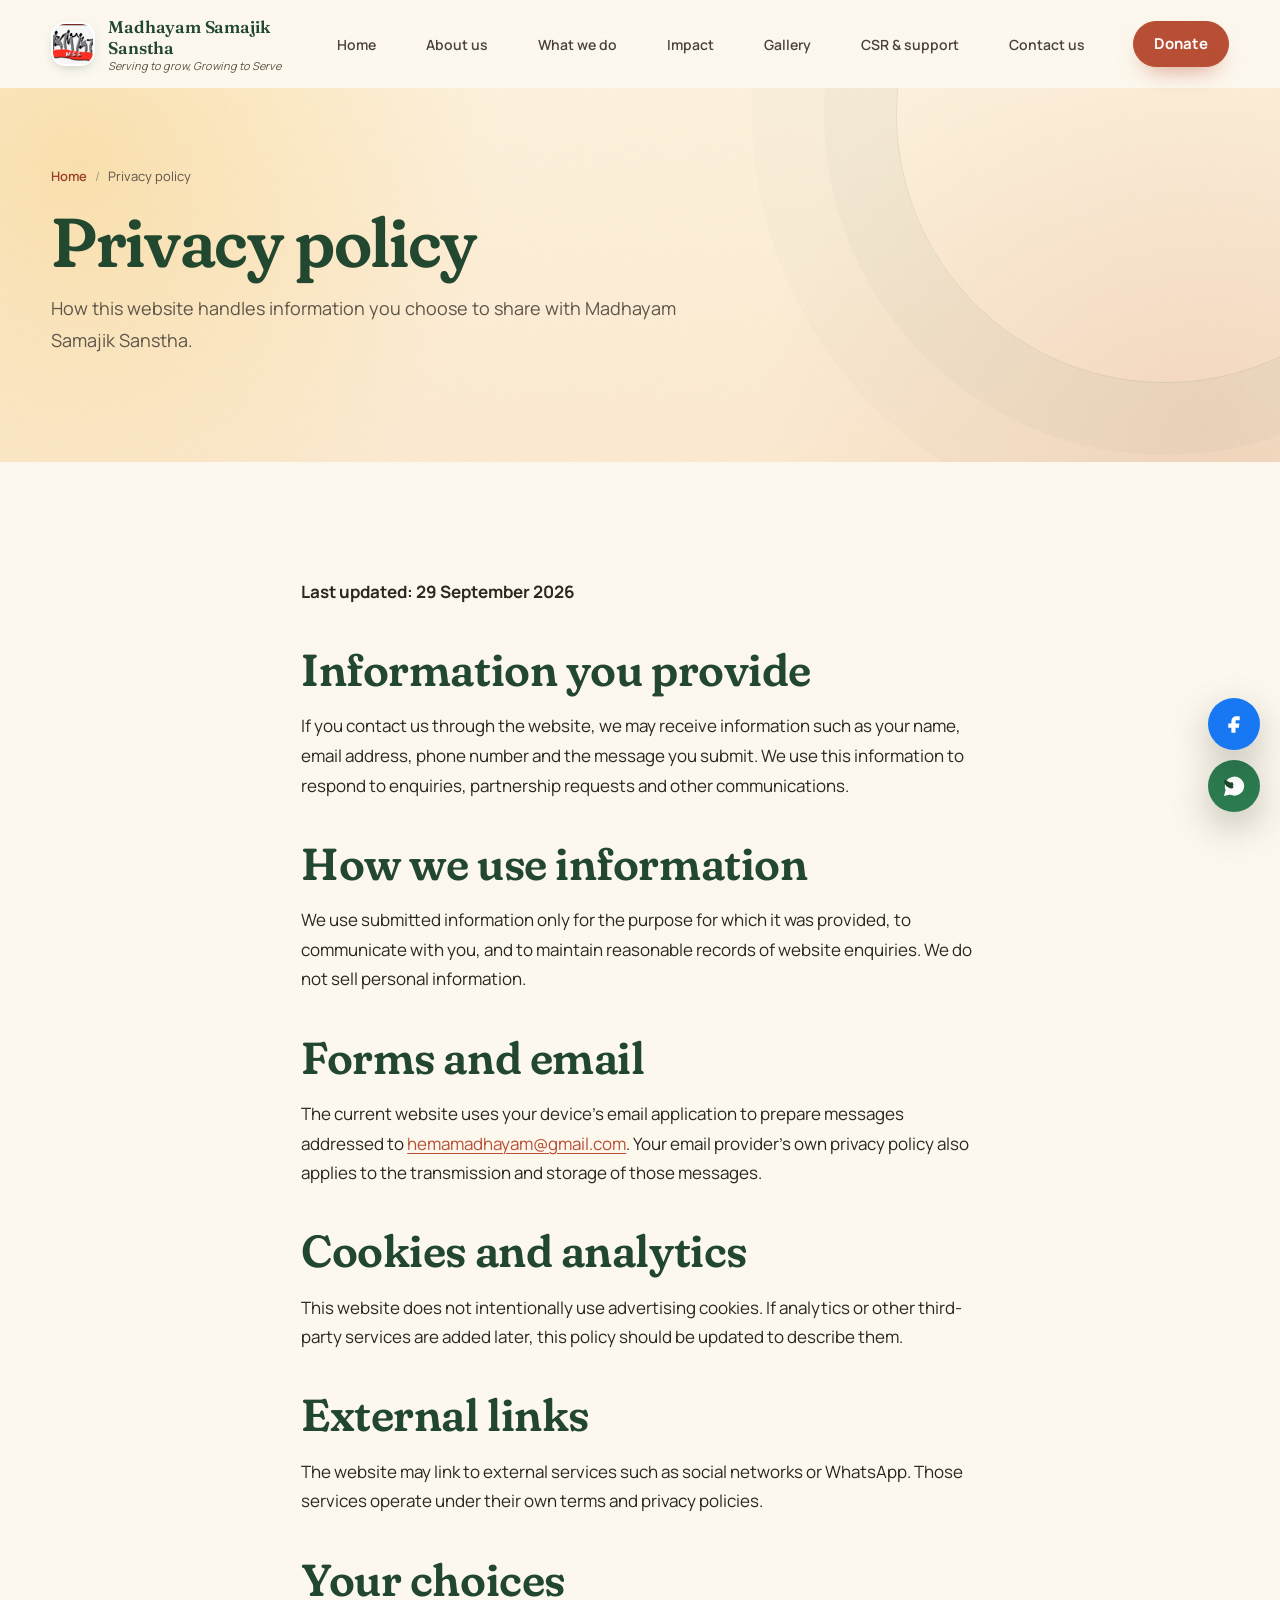
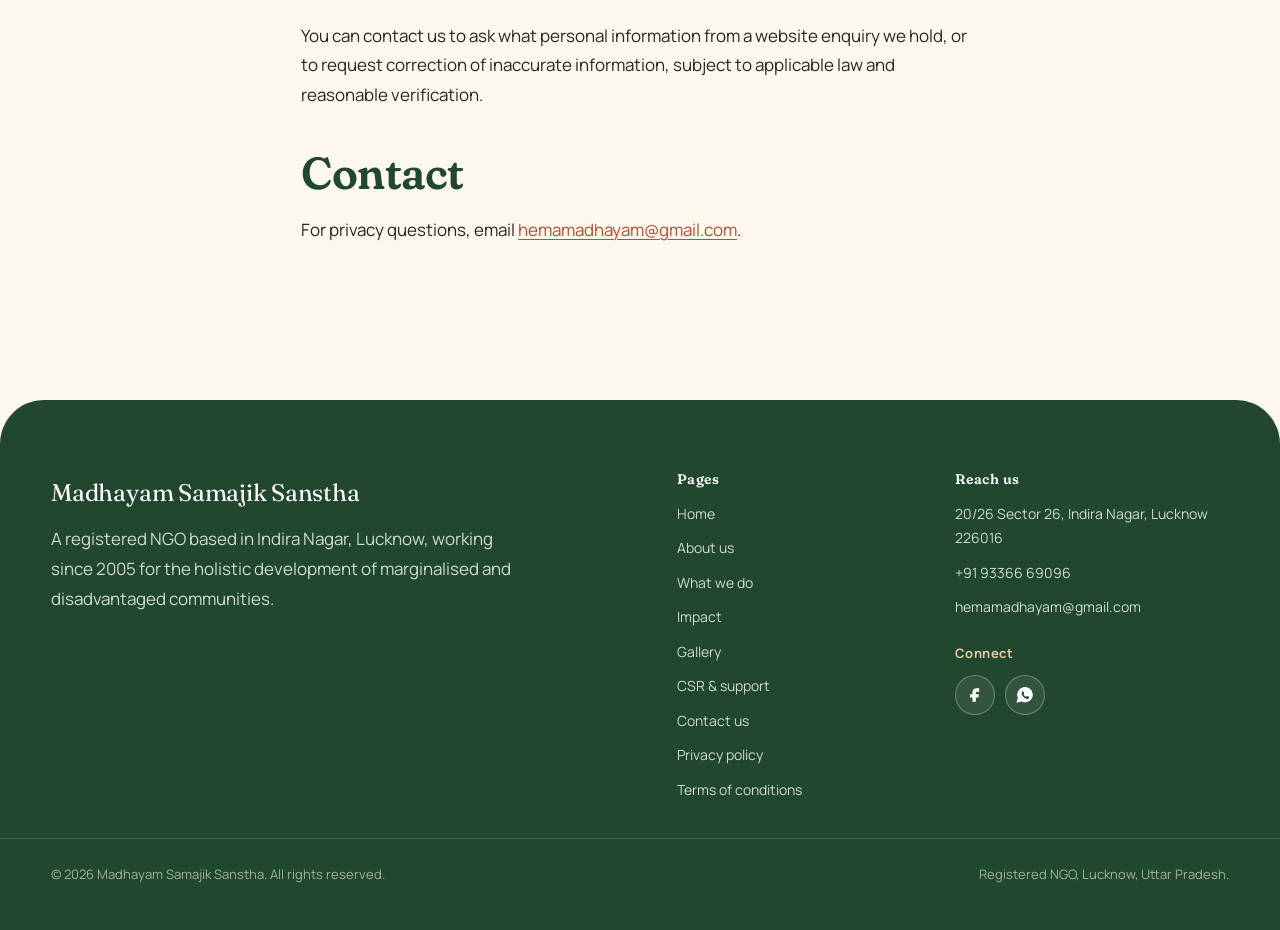
<file: privacy-policy.html>
<!DOCTYPE html>

<html lang="en">
<head>
<meta charset="utf-8"/>
<meta content="width=device-width, initial-scale=1" name="viewport"/>
<title>Privacy Policy | Madhayam Samajik Sanstha</title>
<meta content="Read how Madhayam Samajik Sanstha handles information shared through this website, including enquiries, communications, external services and cookies." name="description"/>
<link href="https://fonts.googleapis.com" rel="preconnect"/>
<link crossorigin="" href="https://fonts.gstatic.com" rel="preconnect"/>
<link href="https://fonts.googleapis.com/css2?family=Fraunces:opsz,wght,SOFT@9..144,500..700,100&amp;family=Manrope:wght@400;500;600;700&amp;display=swap" rel="stylesheet"/>
<link href="css/styles.css" rel="stylesheet"/>
<link href="assets/favicon-32.png" rel="icon" sizes="32x32" type="image/png"/>
<meta content="#1c3a22" name="theme-color"/>
<meta content="website" property="og:type"/><meta content="Privacy Policy | Madhayam Samajik Sanstha" property="og:title"/><meta content="Read how Madhayam Samajik Sanstha handles information shared through this website, including enquiries, communications, external services and cookies." property="og:description"/><meta content="https://madhayam.org/assets/social-preview.jpg" property="og:image"/><meta content="summary_large_image" name="twitter:card"/><meta content="https://madhayam.org/assets/social-preview.jpg" name="twitter:image"/>
<meta content="index, follow, max-image-preview:large" name="robots"/><meta content="Madhayam Samajik Sanstha" name="author"/><link href="https://madhayam.org/privacy-policy.html" rel="canonical"/><meta content="Madhayam Samajik Sanstha" property="og:site_name"/><meta content="https://madhayam.org/privacy-policy.html" property="og:url"/><meta content="1200" property="og:image:width"/><meta content="630" property="og:image:height"/><meta content="Privacy Policy | Madhayam Samajik Sanstha" name="twitter:title"/><meta content="Read how Madhayam Samajik Sanstha handles information shared through this website, including enquiries, communications, external services and cookies." name="twitter:description"/><script type="application/ld+json">{"@context": "https://schema.org", "@type": "WebSite", "name": "Madhayam Samajik Sanstha", "url": "https://madhayam.org/"}</script><meta content="Madhayam Samajik Sanstha, community-led development in Lucknow" property="og:image:alt"/><meta content="Madhayam Samajik Sanstha, community-led development in Lucknow" name="twitter:image:alt"/><link href="assets/favicon-16.png" rel="icon" sizes="16x16" type="image/png"/><link href="assets/apple-touch-icon.png" rel="apple-touch-icon"/></head>
<body>
<a class="skip-link" href="#main">Skip to main content</a>
<header class="site-header"><div class="header-inner"><a class="brand" href="index.html"><span aria-hidden="true" class="brand-mark"><img alt="Madhayam Samajik Sanstha logo" class="brand-logo-img" src="assets/logo-mark.jpg"/></span><span class="brand-text"><span class="brand-name">Madhayam Samajik Sanstha</span><span class="brand-tag">Serving to grow, Growing to Serve</span></span></a><nav aria-label="Primary" class="primary-nav"><ul class="nav-list"><li><a class="nav-link" href="index.html">Home</a></li><li><a class="nav-link" href="about-us.html">About us</a></li><li><a class="nav-link" href="what-we-do.html">What we do</a></li><li><a class="nav-link" href="impact.html">Impact</a></li><li><a class="nav-link" href="gallery.html">Gallery</a></li><li><a class="nav-link" href="csr-support.html">CSR &amp; support</a></li><li><a class="nav-link" href="contact-us.html">Contact us</a></li></ul></nav><div class="header-actions"><a target="_blank" rel="noopener noreferrer" class="btn btn-donate btn-small" href="https://razorpay.me/@madhayamsamajiksanstha">Donate</a><button aria-controls="side-nav" aria-expanded="false" aria-label="Open menu" class="menu-toggle" id="menu-toggle" type="button"><span class="menu-bar"></span><span class="menu-bar"></span><span class="menu-bar"></span></button></div></div></header>
<div class="nav-overlay" id="nav-overlay"></div><aside aria-hidden="true" aria-label="Mobile navigation" class="side-nav" id="side-nav"><div class="side-nav-head"><span class="side-nav-title">Menu</span><button aria-label="Close menu" class="side-close" id="side-close" type="button"><span aria-hidden="true">×</span></button></div><ul class="side-list"><li><a href="index.html"><span class="num">01</span>Home</a></li><li><a href="about-us.html"><span class="num">02</span>About us</a></li><li><a href="what-we-do.html"><span class="num">03</span>What we do</a></li><li><a href="impact.html"><span class="num">04</span>Impact</a></li><li><a href="gallery.html"><span class="num">05</span>Gallery</a></li><li><a href="csr-support.html"><span class="num">06</span>CSR &amp; support</a></li><li><a href="contact-us.html"><span class="num">07</span>Contact us</a></li></ul><div class="side-nav-foot"><a target="_blank" rel="noopener noreferrer" class="btn btn-donate btn-block" href="https://razorpay.me/@madhayamsamajiksanstha">Donate</a></div></aside>
<main id="main"><section class="page-head"><div class="wrap"><nav aria-label="Breadcrumb" class="breadcrumb"><ol><li><a href="index.html">Home</a></li><li><span aria-current="page">Privacy policy</span></li></ol></nav><h1 class="page-title">Privacy policy</h1><p class="page-lede">How this website handles information you choose to share with Madhayam Samajik Sanstha.</p></div></section><section class="section"><div class="wrap legal-content"><p><strong>Last updated: 29 September 2026</strong></p><h2>Information you provide</h2><p>If you contact us through the website, we may receive information such as your name, email address, phone number and the message you submit. We use this information to respond to enquiries, partnership requests and other communications.</p><h2>How we use information</h2><p>We use submitted information only for the purpose for which it was provided, to communicate with you, and to maintain reasonable records of website enquiries. We do not sell personal information.</p><h2>Forms and email</h2><p>The current website uses your device’s email application to prepare messages addressed to <a href="mailto:hemamadhayam@gmail.com">hemamadhayam@gmail.com</a>. Your email provider’s own privacy policy also applies to the transmission and storage of those messages.</p><h2>Cookies and analytics</h2><p>This website does not intentionally use advertising cookies. If analytics or other third-party services are added later, this policy should be updated to describe them.</p><h2>External links</h2><p>The website may link to external services such as social networks or WhatsApp. Those services operate under their own terms and privacy policies.</p><h2>Your choices</h2><p>You can contact us to ask what personal information from a website enquiry we hold, or to request correction of inaccurate information, subject to applicable law and reasonable verification.</p><h2>Contact</h2><p>For privacy questions, email <a href="mailto:hemamadhayam@gmail.com">hemamadhayam@gmail.com</a>.</p></div></section></main>
<footer class="site-footer"><div class="wrap footer-grid"><div class="footer-about"><span class="footer-name">Madhayam Samajik Sanstha</span><p>A registered NGO based in Indira Nagar, Lucknow, working since 2005 for the holistic development of marginalised and disadvantaged communities.</p></div><nav aria-label="Footer" class="footer-nav"><h2 class="footer-heading">Pages</h2><ul><li><a href="index.html">Home</a></li><li><a href="about-us.html">About us</a></li><li><a href="what-we-do.html">What we do</a></li><li><a href="impact.html">Impact</a></li><li><a href="gallery.html">Gallery</a></li>
<li><a href="csr-support.html">CSR &amp; support</a></li><li><a href="contact-us.html">Contact us</a></li><li><a href="privacy-policy.html">Privacy policy</a></li><li><a href="terms-of-conditions.html">Terms of conditions</a></li></ul></nav><div class="footer-contact"><h2 class="footer-heading">Reach us</h2><ul><li>20/26 Sector 26, Indira Nagar, Lucknow 226016</li><li><a href="tel:+919336669096">+91 93366 69096</a></li><li><a href="mailto:hemamadhayam@gmail.com">hemamadhayam@gmail.com</a></li></ul>
<div aria-label="Social media and messaging" class="footer-social">
<span class="footer-social-label">Connect</span>
<div class="social-links">


<a aria-label="Facebook" class="social-link social-facebook" href="https://www.facebook.com/madhayam" rel="noopener noreferrer" target="_blank" title="Facebook"><svg aria-hidden="true" viewbox="0 0 24 24"><path class="social-fill" d="M14 8h3V4h-3c-3.3 0-5 1.9-5 5v2H6v4h3v5h4v-5h3.1l.6-4H13V9c0-.7.3-1 1-1z"></path></svg></a><a aria-label="WhatsApp" class="social-link social-whatsapp" href="https://wa.me/919336669096?text=Hello%20Madhayam%20Samajik%20Sanstha" rel="noopener noreferrer" target="_blank" title="WhatsApp">
<svg aria-hidden="true" viewbox="0 0 24 24"><path d="M20.5 11.4a8.5 8.5 0 0 1-12.7 7.4L3 20l1.3-4.6a8.5 8.5 0 1 1 16.2-4z"></path><path class="social-cut" d="M8.5 8.4c.2-.5.4-.5.8-.5h.5c.2 0 .4.1.5.4l.7 1.7c.1.2.1.4-.1.6l-.6.7c.8 1.4 1.8 2.2 3.2 2.8l.7-.7c.2-.2.4-.2.7-.1l1.6.8c.3.1.4.3.4.6 0 .8-.3 1.4-.9 1.7-2.8 1.4-8.1-3.2-8.1-6.5 0-.6.2-1.1.6-1.5z"></path></svg>
</a>
</div>
</div></div></div><div class="wrap footer-base"><p>© <span id="year">2026</span> Madhayam Samajik Sanstha. All rights reserved.</p><p>Registered NGO, Lucknow, Uttar Pradesh.</p></div></footer><a aria-label="Visit Madhayam on Facebook" class="facebook-float" href="https://www.facebook.com/madhayam" rel="noopener noreferrer" target="_blank" title="Facebook"><svg aria-hidden="true" viewbox="0 0 24 24"><path class="social-fill" d="M14 8h3V4h-3c-3.3 0-5 1.9-5 5v2H6v4h3v5h4v-5h3.1l.6-4H13V9c0-.7.3-1 1-1z"></path></svg></a>
<a aria-label="Chat with Madhayam Samajik Sanstha on WhatsApp" class="whatsapp-float" href="https://wa.me/919336669096?text=Hello%20Madhayam%20Samajik%20Sanstha" rel="noopener noreferrer" target="_blank" title="WhatsApp"><svg aria-hidden="true" viewbox="0 0 24 24"><path d="M20.5 11.4a8.5 8.5 0 0 1-12.7 7.4L3 20l1.3-4.6a8.5 8.5 0 1 1 16.2-4z"></path><path class="social-cut" d="M8.5 8.4c.2-.5.4-.5.8-.5h.5c.2 0 .4.1.5.4l.7 1.7c.1.2.1.4-.1.6l-.6.7c.8 1.4.4.3.7.6 0 .8-.3 1.4-.9 1.7-2.8 1.4-8.1-3.2-8.1-6.5 0-.6.2-1.1.6-1.5z"></path></svg></a><script src="js/main.js"></script></body></html>
</file>
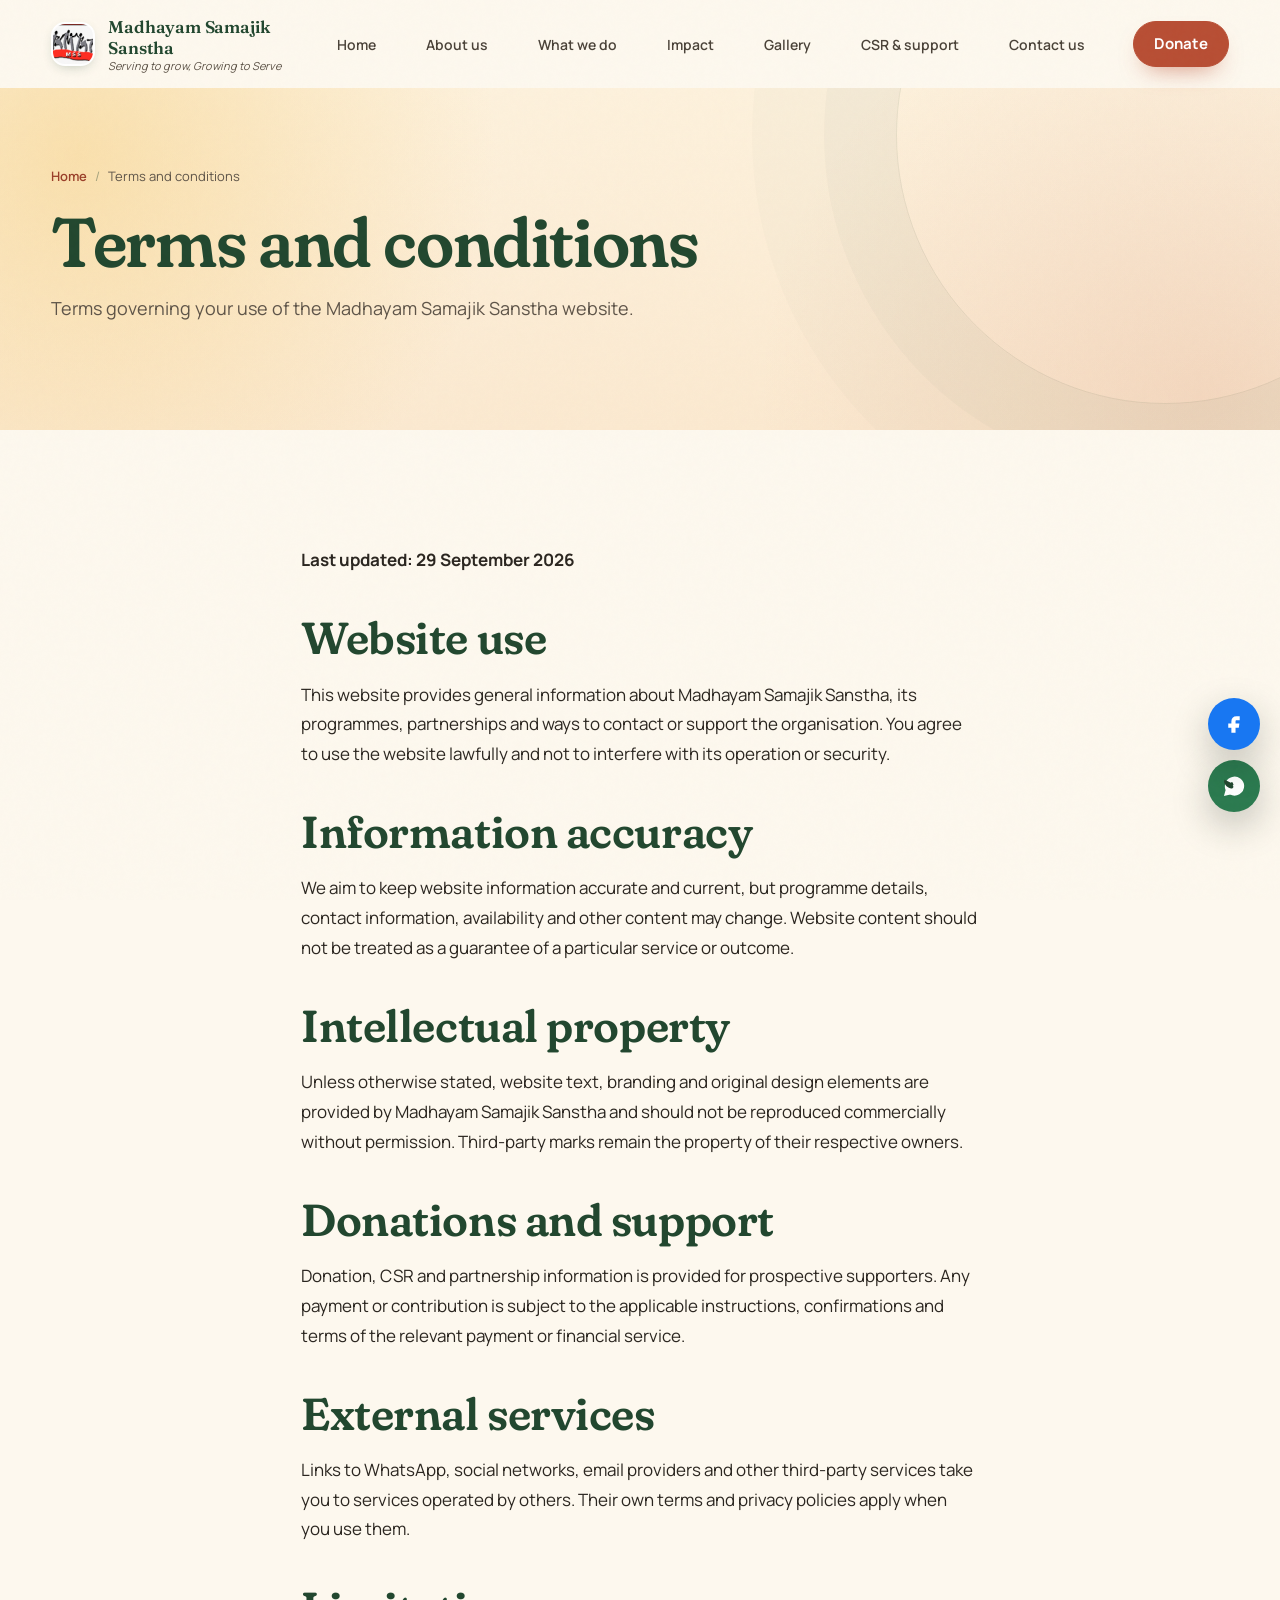
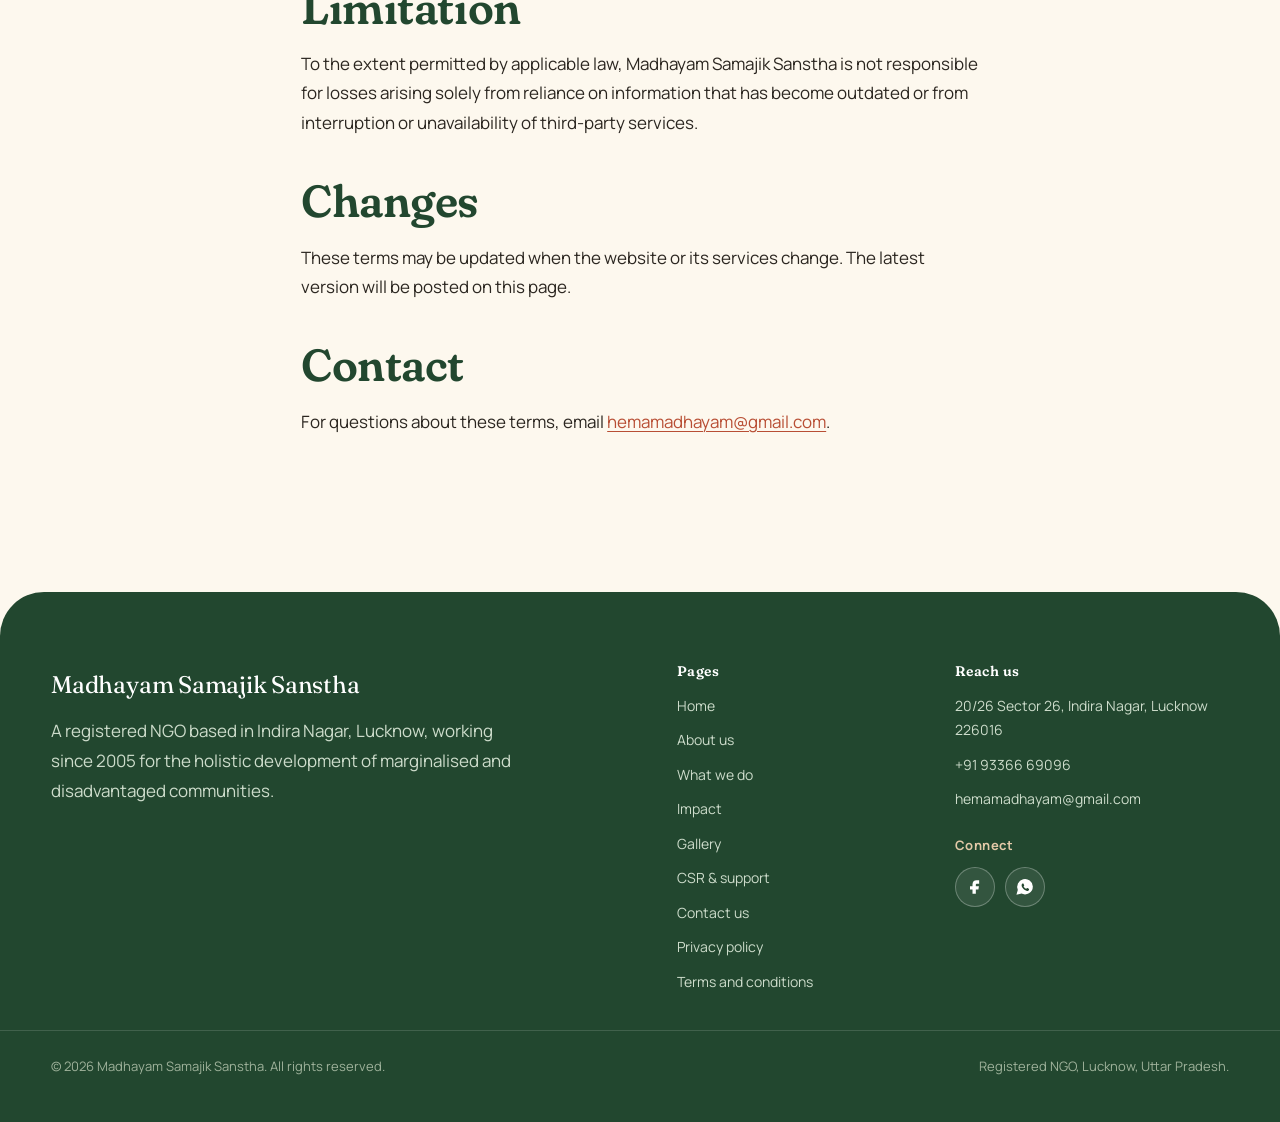
<file: terms-of-conditions.html>
<!DOCTYPE html>

<html lang="en">
<head>
<meta charset="utf-8"/>
<meta content="width=device-width, initial-scale=1" name="viewport"/>
<title>Terms and Conditions | Madhayam Samajik Sanstha</title>
<meta content="Read the terms that apply to your use of the Madhayam Samajik Sanstha website, including website content, donations, external services and acceptable use." name="description"/>
<link href="https://fonts.googleapis.com" rel="preconnect"/>
<link crossorigin="" href="https://fonts.gstatic.com" rel="preconnect"/>
<link href="https://fonts.googleapis.com/css2?family=Fraunces:opsz,wght,SOFT@9..144,500..700,100&amp;family=Manrope:wght@400;500;600;700&amp;display=swap" rel="stylesheet"/>
<link href="css/styles.css" rel="stylesheet"/>
<link href="assets/favicon-32.png" rel="icon" sizes="32x32" type="image/png"/>
<meta content="#1c3a22" name="theme-color"/>
<meta content="website" property="og:type"/><meta content="Terms and Conditions | Madhayam Samajik Sanstha" property="og:title"/><meta content="Read the terms that apply to your use of the Madhayam Samajik Sanstha website, including website content, donations, external services and acceptable use." property="og:description"/><meta content="https://madhayam.org/assets/social-preview.jpg" property="og:image"/><meta content="summary_large_image" name="twitter:card"/><meta content="https://madhayam.org/assets/social-preview.jpg" name="twitter:image"/>
<meta content="index, follow, max-image-preview:large" name="robots"/><meta content="Madhayam Samajik Sanstha" name="author"/><link href="https://madhayam.org/terms-of-conditions.html" rel="canonical"/><meta content="Madhayam Samajik Sanstha" property="og:site_name"/><meta content="https://madhayam.org/terms-of-conditions.html" property="og:url"/><meta content="1200" property="og:image:width"/><meta content="630" property="og:image:height"/><meta content="Terms and Conditions | Madhayam Samajik Sanstha" name="twitter:title"/><meta content="Read the terms that apply to your use of the Madhayam Samajik Sanstha website, including website content, donations, external services and acceptable use." name="twitter:description"/><script type="application/ld+json">{"@context": "https://schema.org", "@type": "WebSite", "name": "Madhayam Samajik Sanstha", "url": "https://madhayam.org/"}</script><meta content="Madhayam Samajik Sanstha, community-led development in Lucknow" property="og:image:alt"/><meta content="Madhayam Samajik Sanstha, community-led development in Lucknow" name="twitter:image:alt"/><link href="assets/favicon-16.png" rel="icon" sizes="16x16" type="image/png"/><link href="assets/apple-touch-icon.png" rel="apple-touch-icon"/></head>
<body>
<a class="skip-link" href="#main">Skip to main content</a>
<header class="site-header"><div class="header-inner"><a class="brand" href="index.html"><span aria-hidden="true" class="brand-mark"><img alt="Madhayam Samajik Sanstha logo" class="brand-logo-img" src="assets/logo-mark.jpg"/></span><span class="brand-text"><span class="brand-name">Madhayam Samajik Sanstha</span><span class="brand-tag">Serving to grow, Growing to Serve</span></span></a><nav aria-label="Primary" class="primary-nav"><ul class="nav-list"><li><a class="nav-link" href="index.html">Home</a></li><li><a class="nav-link" href="about-us.html">About us</a></li><li><a class="nav-link" href="what-we-do.html">What we do</a></li><li><a class="nav-link" href="impact.html">Impact</a></li><li><a class="nav-link" href="gallery.html">Gallery</a></li><li><a class="nav-link" href="csr-support.html">CSR &amp; support</a></li><li><a class="nav-link" href="contact-us.html">Contact us</a></li></ul></nav><div class="header-actions"><a target="_blank" rel="noopener noreferrer" class="btn btn-donate btn-small" href="https://razorpay.me/@madhayamsamajiksanstha">Donate</a><button aria-controls="side-nav" aria-expanded="false" aria-label="Open menu" class="menu-toggle" id="menu-toggle" type="button"><span class="menu-bar"></span><span class="menu-bar"></span><span class="menu-bar"></span></button></div></div></header>
<div class="nav-overlay" id="nav-overlay"></div><aside aria-hidden="true" aria-label="Mobile navigation" class="side-nav" id="side-nav"><div class="side-nav-head"><span class="side-nav-title">Menu</span><button aria-label="Close menu" class="side-close" id="side-close" type="button"><span aria-hidden="true">×</span></button></div><ul class="side-list"><li><a href="index.html"><span class="num">01</span>Home</a></li><li><a href="about-us.html"><span class="num">02</span>About us</a></li><li><a href="what-we-do.html"><span class="num">03</span>What we do</a></li><li><a href="impact.html"><span class="num">04</span>Impact</a></li><li><a href="gallery.html"><span class="num">05</span>Gallery</a></li><li><a href="csr-support.html"><span class="num">06</span>CSR &amp; support</a></li><li><a href="contact-us.html"><span class="num">07</span>Contact us</a></li></ul><div class="side-nav-foot"><a target="_blank" rel="noopener noreferrer" class="btn btn-donate btn-block" href="https://razorpay.me/@madhayamsamajiksanstha">Donate</a></div></aside>
<main id="main"><section class="page-head"><div class="wrap"><nav aria-label="Breadcrumb" class="breadcrumb"><ol><li><a href="index.html">Home</a></li><li><span aria-current="page">Terms and conditions</span></li></ol></nav><h1 class="page-title">Terms and conditions</h1><p class="page-lede">Terms governing your use of the Madhayam Samajik Sanstha website.</p></div></section><section class="section"><div class="wrap legal-content"><p><strong>Last updated: 29 September 2026</strong></p><h2>Website use</h2><p>This website provides general information about Madhayam Samajik Sanstha, its programmes, partnerships and ways to contact or support the organisation. You agree to use the website lawfully and not to interfere with its operation or security.</p><h2>Information accuracy</h2><p>We aim to keep website information accurate and current, but programme details, contact information, availability and other content may change. Website content should not be treated as a guarantee of a particular service or outcome.</p><h2>Intellectual property</h2><p>Unless otherwise stated, website text, branding and original design elements are provided by Madhayam Samajik Sanstha and should not be reproduced commercially without permission. Third-party marks remain the property of their respective owners.</p><h2>Donations and support</h2><p>Donation, CSR and partnership information is provided for prospective supporters. Any payment or contribution is subject to the applicable instructions, confirmations and terms of the relevant payment or financial service.</p><h2>External services</h2><p>Links to WhatsApp, social networks, email providers and other third-party services take you to services operated by others. Their own terms and privacy policies apply when you use them.</p><h2>Limitation</h2><p>To the extent permitted by applicable law, Madhayam Samajik Sanstha is not responsible for losses arising solely from reliance on information that has become outdated or from interruption or unavailability of third-party services.</p><h2>Changes</h2><p>These terms may be updated when the website or its services change. The latest version will be posted on this page.</p><h2>Contact</h2><p>For questions about these terms, email <a href="mailto:hemamadhayam@gmail.com">hemamadhayam@gmail.com</a>.</p></div></section></main>
<footer class="site-footer"><div class="wrap footer-grid"><div class="footer-about"><span class="footer-name">Madhayam Samajik Sanstha</span><p>A registered NGO based in Indira Nagar, Lucknow, working since 2005 for the holistic development of marginalised and disadvantaged communities.</p></div><nav aria-label="Footer" class="footer-nav"><h2 class="footer-heading">Pages</h2><ul><li><a href="index.html">Home</a></li><li><a href="about-us.html">About us</a></li><li><a href="what-we-do.html">What we do</a></li><li><a href="impact.html">Impact</a></li><li><a href="gallery.html">Gallery</a></li>
<li><a href="csr-support.html">CSR &amp; support</a></li><li><a href="contact-us.html">Contact us</a></li><li><a href="privacy-policy.html">Privacy policy</a></li><li><a href="terms-of-conditions.html">Terms and conditions</a></li></ul></nav><div class="footer-contact"><h2 class="footer-heading">Reach us</h2><ul><li>20/26 Sector 26, Indira Nagar, Lucknow 226016</li><li><a href="tel:+919336669096">+91 93366 69096</a></li><li><a href="mailto:hemamadhayam@gmail.com">hemamadhayam@gmail.com</a></li></ul>
<div aria-label="Social media and messaging" class="footer-social">
<span class="footer-social-label">Connect</span>
<div class="social-links">


<a aria-label="Facebook" class="social-link social-facebook" href="https://www.facebook.com/madhayam" rel="noopener noreferrer" target="_blank" title="Facebook"><svg aria-hidden="true" viewbox="0 0 24 24"><path class="social-fill" d="M14 8h3V4h-3c-3.3 0-5 1.9-5 5v2H6v4h3v5h4v-5h3.1l.6-4H13V9c0-.7.3-1 1-1z"></path></svg></a><a aria-label="WhatsApp" class="social-link social-whatsapp" href="https://wa.me/919336669096?text=Hello%20Madhayam%20Samajik%20Sanstha" rel="noopener noreferrer" target="_blank" title="WhatsApp">
<svg aria-hidden="true" viewbox="0 0 24 24"><path d="M20.5 11.4a8.5 8.5 0 0 1-12.7 7.4L3 20l1.3-4.6a8.5 8.5 0 1 1 16.2-4z"></path><path class="social-cut" d="M8.5 8.4c.2-.5.4-.5.8-.5h.5c.2 0 .4.1.5.4l.7 1.7c.1.2.1.4-.1.6l-.6.7c.8 1.4 1.8 2.2 3.2 2.8l.7-.7c.2-.2.4-.2.7-.1l1.6.8c.3.1.4.3.4.6 0 .8-.3 1.4-.9 1.7-2.8 1.4-8.1-3.2-8.1-6.5 0-.6.2-1.1.6-1.5z"></path></svg>
</a>
</div>
</div></div></div><div class="wrap footer-base"><p>© <span id="year">2026</span> Madhayam Samajik Sanstha. All rights reserved.</p><p>Registered NGO, Lucknow, Uttar Pradesh.</p></div></footer><a aria-label="Visit Madhayam on Facebook" class="facebook-float" href="https://www.facebook.com/madhayam" rel="noopener noreferrer" target="_blank" title="Facebook"><svg aria-hidden="true" viewbox="0 0 24 24"><path class="social-fill" d="M14 8h3V4h-3c-3.3 0-5 1.9-5 5v2H6v4h3v5h4v-5h3.1l.6-4H13V9c0-.7.3-1 1-1z"></path></svg></a>
<a aria-label="Chat with Madhayam Samajik Sanstha on WhatsApp" class="whatsapp-float" href="https://wa.me/919336669096?text=Hello%20Madhayam%20Samajik%20Sanstha" rel="noopener noreferrer" target="_blank" title="WhatsApp"><svg aria-hidden="true" viewbox="0 0 24 24"><path d="M20.5 11.4a8.5 8.5 0 0 1-12.7 7.4L3 20l1.3-4.6a8.5 8.5 0 1 1 16.2-4z"></path><path class="social-cut" d="M8.5 8.4c.2-.5.4-.5.8-.5h.5c.2 0 .4.1.5.4l.7 1.7c.1.2.1.4-.1.6l-.6.7c.8 1.4.4.3.7.6 0 .8-.3 1.4-.9 1.7-2.8 1.4-8.1-3.2-8.1-6.5 0-.6.2-1.1.6-1.5z"></path></svg></a><script src="js/main.js"></script></body></html>
</file>
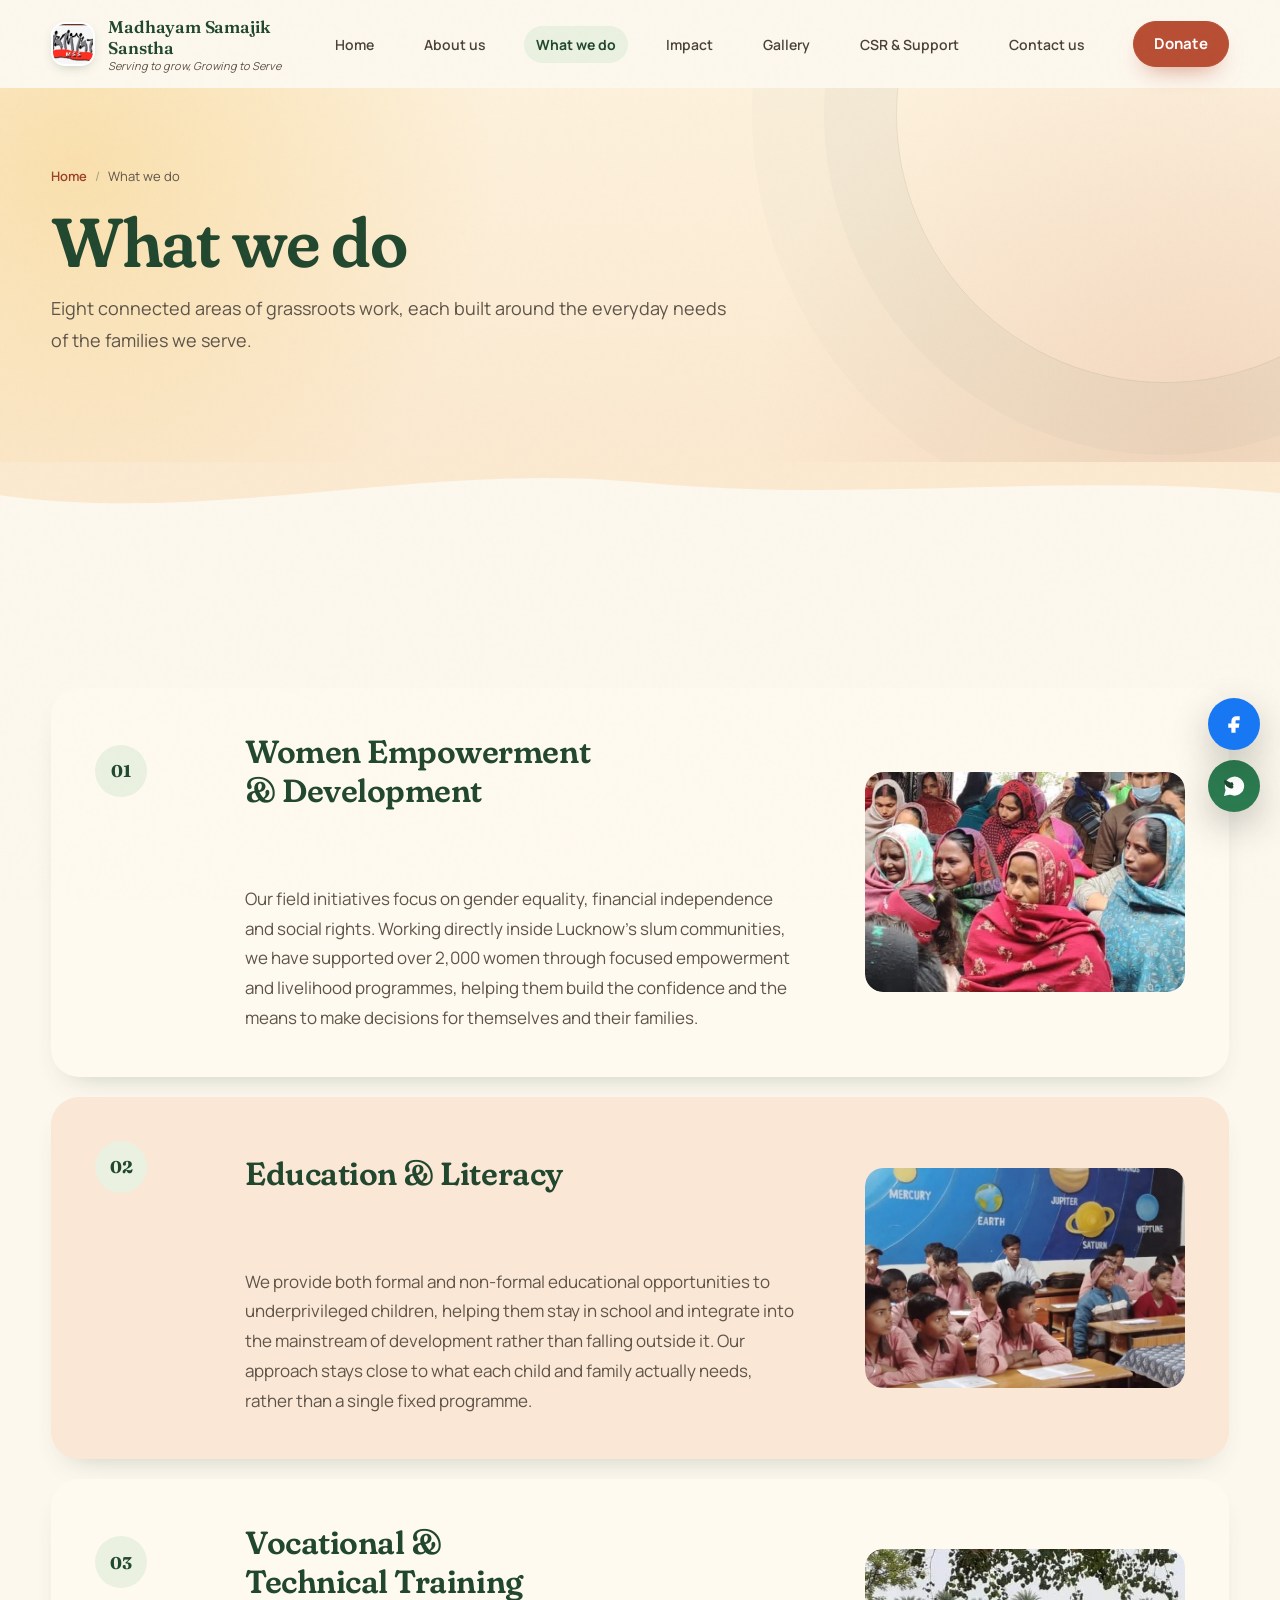
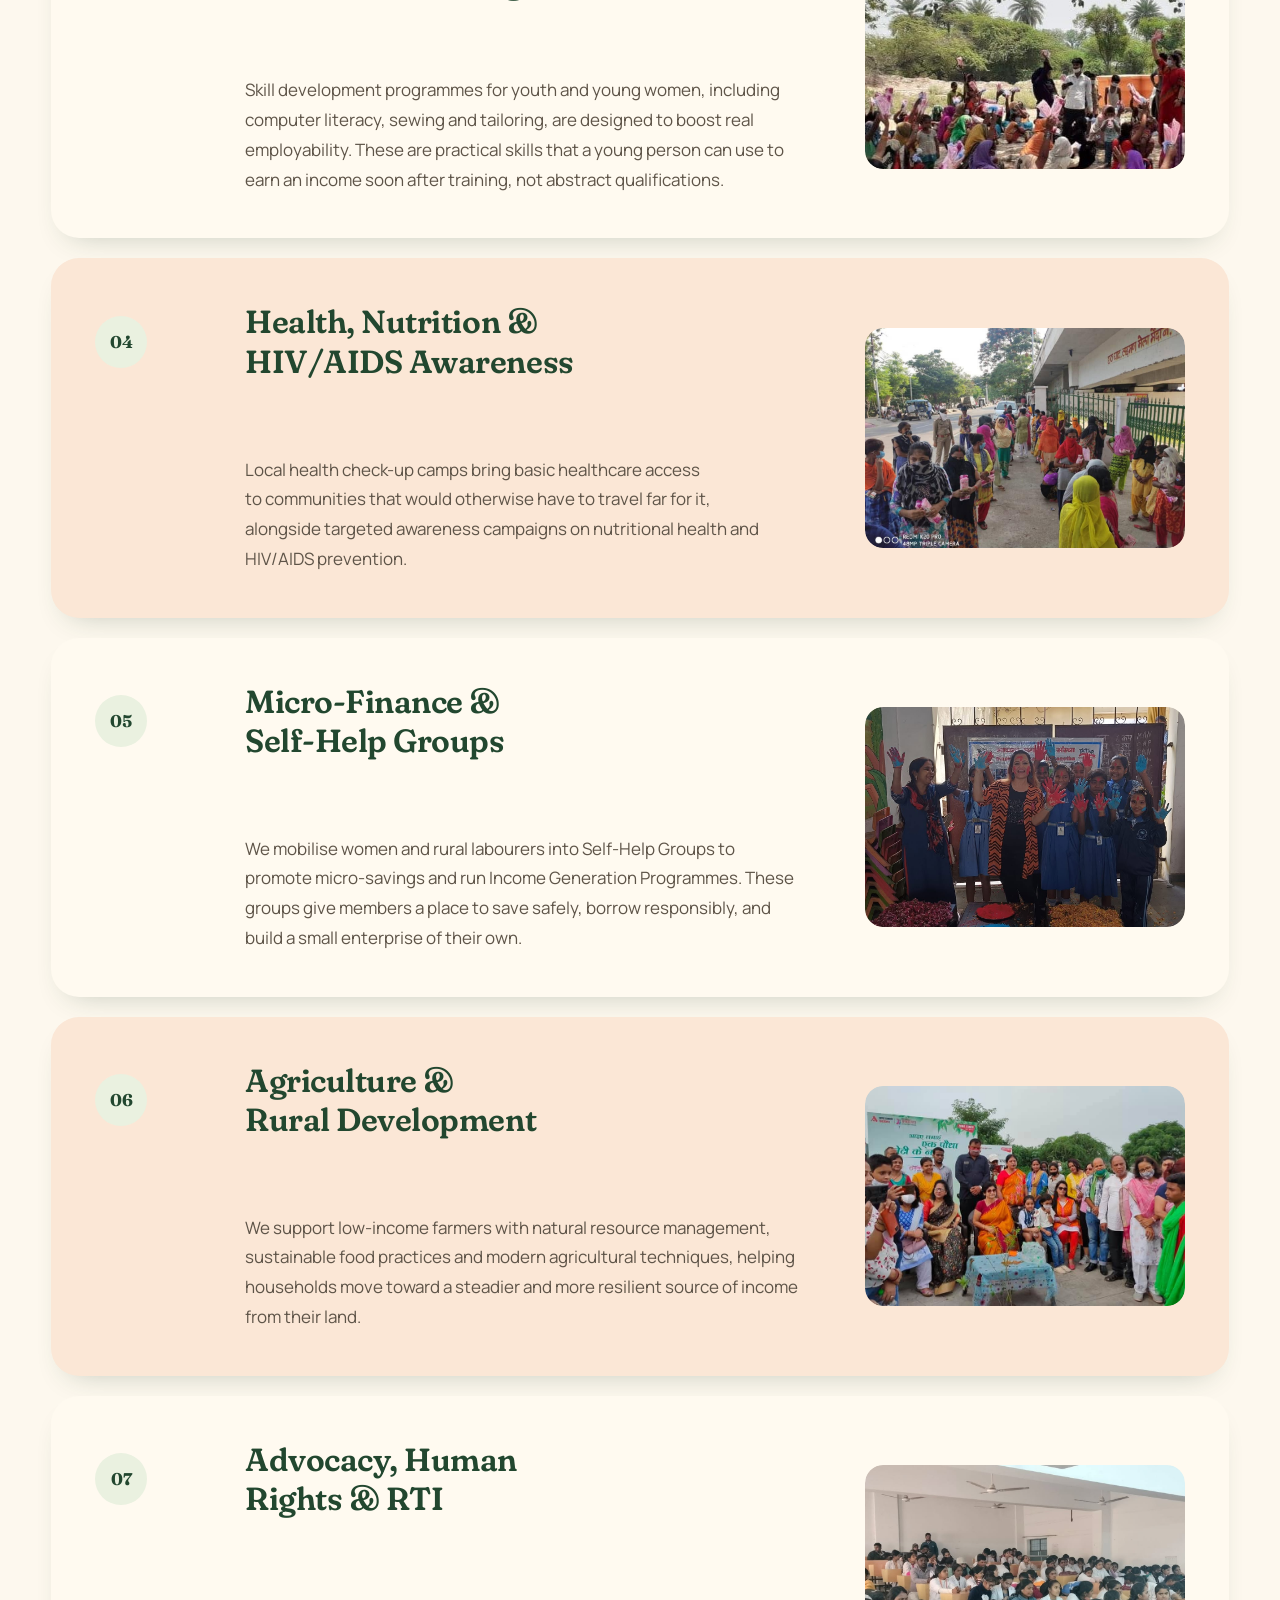
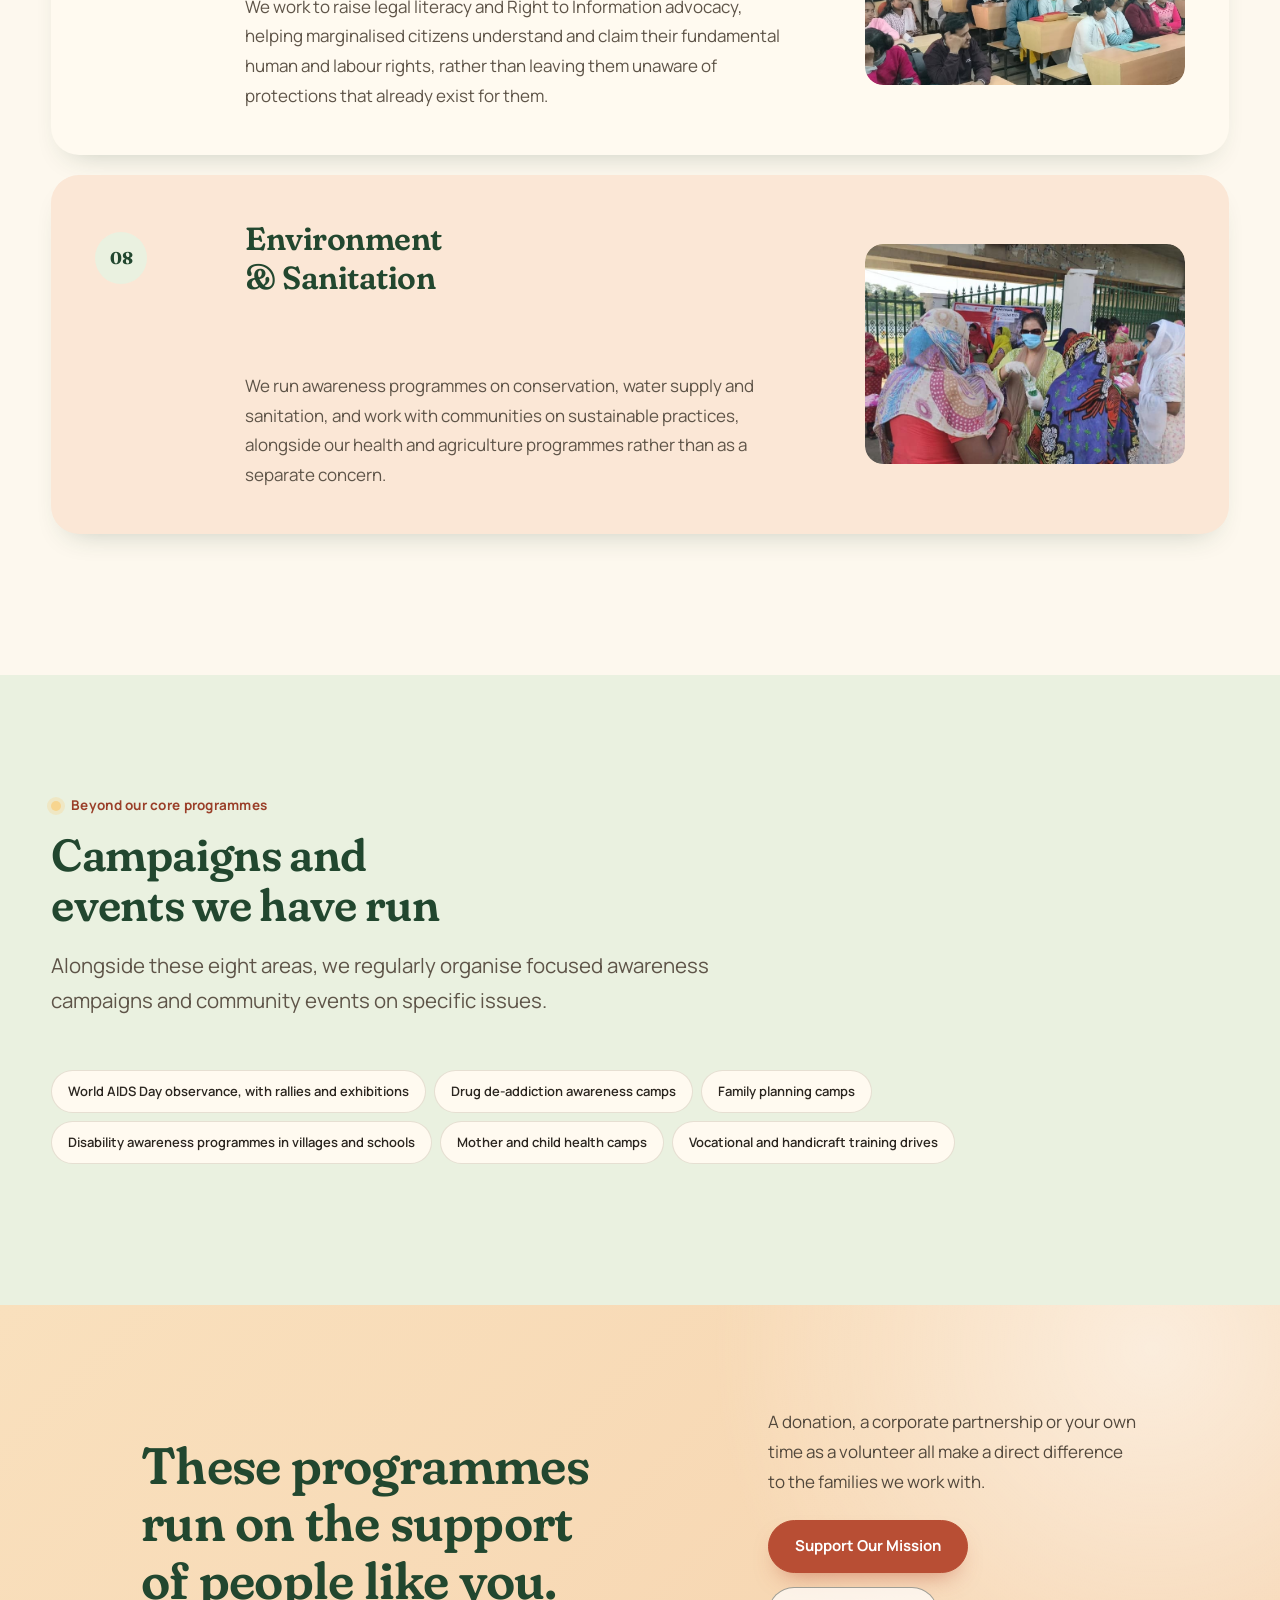
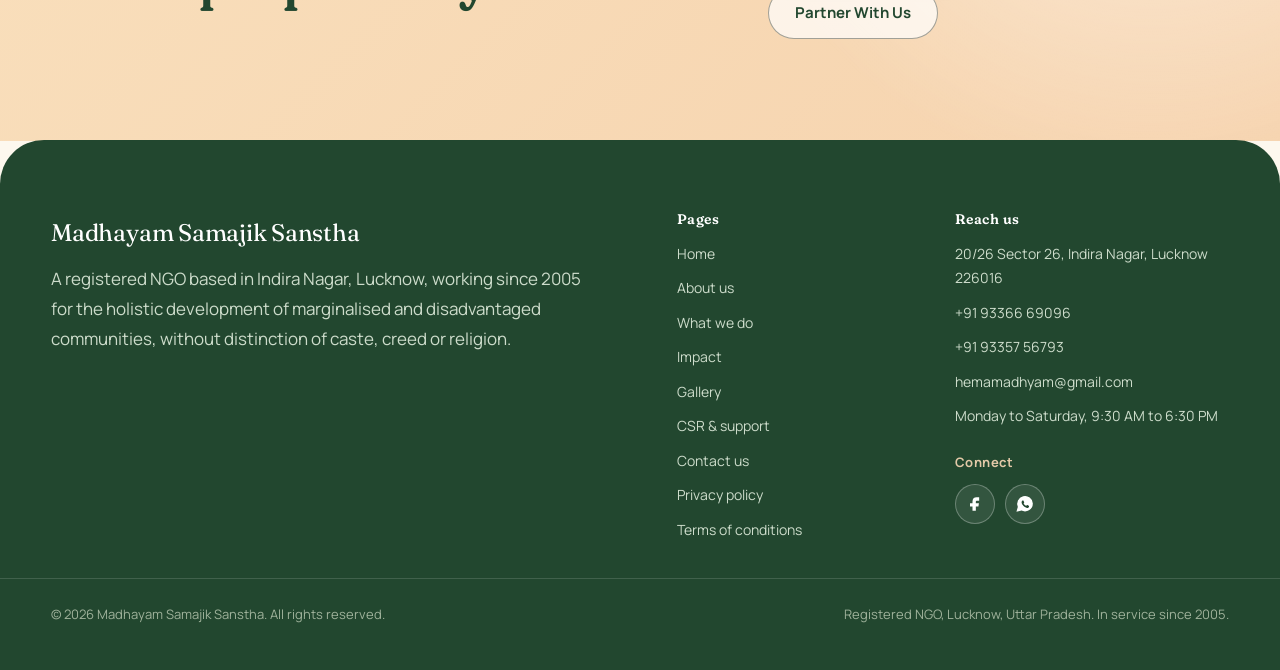
<file: what-we-do.html>
<!DOCTYPE html>

<html lang="en">
<head>
<meta charset="utf-8"/>
<meta content="width=device-width, initial-scale=1" name="viewport"/>
<title>What We Do | Madhayam Samajik Sanstha</title>
<meta content="Explore Madhayam Samajik Sanstha’s grassroots programmes in women’s empowerment, education, health, livelihoods, agriculture, rights, training and sanitation." name="description"/>
<link href="https://fonts.googleapis.com" rel="preconnect"/>
<link crossorigin="" href="https://fonts.gstatic.com" rel="preconnect"/>
<link href="https://fonts.googleapis.com/css2?family=Fraunces:opsz,wght,SOFT@9..144,500..700,100&amp;family=Manrope:wght@400;500;600;700&amp;display=swap" rel="stylesheet"/>
<link href="css/styles.css" rel="stylesheet"/>
<link href="assets/favicon-32.png" rel="icon" sizes="32x32" type="image/png"/>
<link href="assets/favicon-16.png" rel="icon" sizes="16x16" type="image/png"/>
<link href="assets/apple-touch-icon.png" rel="apple-touch-icon"/>
<meta content="#1c3a22" name="theme-color"/>
<meta content="website" property="og:type"/>
<meta content="Madhayam Samajik Sanstha" property="og:site_name"/>
<meta content="What We Do | Madhayam Samajik Sanstha" property="og:title"/>
<meta content="Explore Madhayam Samajik Sanstha’s grassroots programmes in women’s empowerment, education, health, livelihoods, agriculture, rights, training and sanitation." property="og:description"/>
<meta content="https://madhayam.org/assets/social-preview.jpg" property="og:image"/>
<meta content="1200" property="og:image:width"/>
<meta content="630" property="og:image:height"/>
<meta content="summary_large_image" name="twitter:card"/>
<meta content="What We Do | Madhayam Samajik Sanstha" name="twitter:title"/>
<meta content="Explore Madhayam Samajik Sanstha’s grassroots programmes in women’s empowerment, education, health, livelihoods, agriculture, rights, training and sanitation." name="twitter:description"/>
<meta content="https://madhayam.org/assets/social-preview.jpg" name="twitter:image"/>
<meta content="index, follow, max-image-preview:large" name="robots"/><meta content="Madhayam Samajik Sanstha" name="author"/><link href="https://madhayam.org/what-we-do.html" rel="canonical"/><meta content="https://madhayam.org/what-we-do.html" property="og:url"/><script type="application/ld+json">{"@context": "https://schema.org", "@type": "WebSite", "name": "Madhayam Samajik Sanstha", "url": "https://madhayam.org/"}</script><meta content="Madhayam Samajik Sanstha, community-led development in Lucknow" property="og:image:alt"/><meta content="Madhayam Samajik Sanstha, community-led development in Lucknow" name="twitter:image:alt"/></head>
<body>
<a class="skip-link" href="#main">Skip to main content</a>
<header class="site-header">
<div class="header-inner">
<a class="brand" href="index.html">
<span aria-hidden="true" class="brand-mark">
<img alt="Madhayam Samajik Sanstha logo" class="brand-logo-img" src="assets/logo-mark.jpg"/>
</span>
<span class="brand-text">
<span class="brand-name">Madhayam Samajik Sanstha</span>
<span class="brand-tag">Serving to grow, Growing to Serve</span>
</span>
</a>
<nav aria-label="Primary" class="primary-nav">
<ul class="nav-list">
<li><a class="nav-link" href="index.html">Home</a></li>
<li><a class="nav-link" href="about-us.html">About us</a></li>
<li><a aria-current="page" class="nav-link is-current" href="what-we-do.html">What we do</a></li>
<li><a class="nav-link" href="impact.html">Impact</a></li>
<li><a class="nav-link" href="gallery.html">Gallery</a></li>
<li><a class="nav-link" href="csr-support.html">CSR &amp; Support</a></li>
<li><a class="nav-link" href="contact-us.html">Contact us</a></li>
</ul>
</nav>
<div class="header-actions">
<a target="_blank" rel="noopener noreferrer" class="btn btn-donate btn-small" href="https://razorpay.me/@madhayamsamajiksanstha" id="donate-header">Donate</a>
<button aria-controls="side-nav" aria-expanded="false" aria-label="Open menu" class="menu-toggle" id="menu-toggle" type="button">
<span aria-hidden="true" class="menu-bar"></span>
<span aria-hidden="true" class="menu-bar"></span>
<span aria-hidden="true" class="menu-bar"></span>
</button>
</div>
</div>
</header>
<div class="nav-overlay" id="nav-overlay"></div>
<aside aria-hidden="true" aria-label="Mobile navigation" class="side-nav" id="side-nav">
<div class="side-nav-head">
<span class="side-nav-title">Menu</span>
<button aria-label="Close menu" class="side-close" id="side-close" type="button"><span aria-hidden="true">×</span></button>
</div>
<ul class="side-list">
<li><a class="" href="index.html"><span class="num">01</span>Home</a></li>
<li><a class="" href="about-us.html"><span class="num">02</span>About us</a></li>
<li><a aria-current="page" class="is-current" href="what-we-do.html"><span class="num">03</span>What we do</a></li>
<li><a class="" href="impact.html"><span class="num">04</span>Impact</a></li>
<li><a class="" href="gallery.html"><span class="num">05</span>Gallery</a></li>
<li><a class="" href="csr-support.html"><span class="num">06</span>CSR &amp; Support</a></li>
<li><a class="" href="contact-us.html"><span class="num">07</span>Contact us</a></li>
</ul>
<div class="side-nav-foot">
<a target="_blank" rel="noopener noreferrer" class="btn btn-donate btn-block" href="https://razorpay.me/@madhayamsamajiksanstha">Donate</a>
<p class="side-note">Every contribution supports our work across Lucknow's communities.</p>
</div>
</aside>
<main id="main">
<section class="page-head">
<div class="wrap">
<nav aria-label="Breadcrumb" class="breadcrumb">
<ol>
<li><a href="index.html">Home</a></li>
<li><span aria-current="page">What we do</span></li>
</ol>
</nav>
<h1 class="page-title">What we do</h1>
<p class="page-lede">Eight connected areas of grassroots work, each built around the everyday needs of the families we serve.</p>
</div>
</section>
<svg aria-hidden="true" class="wave wave-into-cream" preserveaspectratio="none" viewbox="0 0 1200 60">
<path d="M0,32 C200,60 400,0 600,20 C800,40 1000,10 1200,30 L1200,60 L0,60 Z"></path>
</svg>
<section class="section">
<div class="wrap">
<div class="focus-list">
<div class="focus-item">
<span class="focus-num">01</span>
<div class="focus-body">
<h3>Women Empowerment &amp; Development</h3>
<p>Our field initiatives focus on gender equality, financial independence and social rights. Working directly inside Lucknow's slum communities, we have supported over 2,000 women through focused empowerment and livelihood programmes, helping them build the confidence and the means to make decisions for themselves and their families.</p>
<div class="img-ph media-compact">
<!-- IMAGE FILE: women-empowerment.jpg -->
<img src="assets/photos/women-empowerment.jpg" alt="Women participating in a Madhayam empowerment or livelihood activity" loading="lazy" onload="this.classList.add('is-loaded')"/>
<div class="img-ph-fallback"><!-- IMAGE FILE: women-empowerment.jpg -->
<span class="img-ph-file">women-empowerment.jpg</span>

<span class="img-ph-label img-ph-file">Field note</span>
<span class="img-ph-desc">A woman from one of our self-help groups at her own small business or livelihood activity.</span>
</div>
</div>
</div>
</div>
<div class="focus-item">
<span class="focus-num">02</span>
<div class="focus-body">
<h3>Education &amp; Literacy</h3>
<p>We provide both formal and non-formal educational opportunities to underprivileged children, helping them stay in school and integrate into the mainstream of development rather than falling outside it. Our approach stays close to what each child and family actually needs, rather than a single fixed programme.</p>
<div class="img-ph media-compact">
<!-- IMAGE FILE: children-education.jpg -->
<img src="assets/photos/children-education.jpg" alt="Children engaged in a Madhayam education or literacy activity" loading="lazy" onload="this.classList.add('is-loaded')"/>
<div class="img-ph-fallback"><!-- IMAGE FILE: children-education.jpg -->
<span class="img-ph-file">children-education.jpg</span>

<span class="img-ph-label img-ph-file">Field note</span>
<span class="img-ph-desc">Children in one of our non-formal education classes, engaged with a lesson.</span>
</div>
</div>
</div>
</div>
<div class="focus-item">
<span class="focus-num">03</span>
<div class="focus-body">
<h3>Vocational &amp; Technical Training</h3>
<p>Skill development programmes for youth and young women, including computer literacy, sewing and tailoring, are designed to boost real employability. These are practical skills that a young person can use to earn an income soon after training, not abstract qualifications.</p>
<div class="img-ph media-compact">
<!-- IMAGE FILE: vocational-training.jpg -->
<img src="assets/photos/vocational-training.jpg" alt="Young people taking part in vocational or technical training" loading="lazy" onload="this.classList.add('is-loaded')"/>
<div class="img-ph-fallback"><!-- IMAGE FILE: vocational-training.jpg -->
<span class="img-ph-file">vocational-training.jpg</span>

<span class="img-ph-label img-ph-file">Field note</span>
<span class="img-ph-desc">A young woman training on a sewing machine or at a computer literacy class.</span>
</div>
</div>
</div>
</div>
<div class="focus-item">
<span class="focus-num">04</span>
<div class="focus-body">
<h3>Health, Nutrition &amp; HIV/AIDS Awareness</h3>
<p>Local health check-up camps bring basic healthcare access to communities that would otherwise have to travel far for it, alongside targeted awareness campaigns on nutritional health and HIV/AIDS prevention.</p>
<div class="img-ph media-compact">
<!-- IMAGE FILE: health-wellbeing.jpg -->
<img src="assets/photos/health-wellbeing.jpg" alt="Community health check-up or health awareness activity" loading="lazy" onload="this.classList.add('is-loaded')"/>
<div class="img-ph-fallback"><!-- IMAGE FILE: health-wellbeing.jpg -->
<span class="img-ph-file">health-wellbeing.jpg</span>

<span class="img-ph-label img-ph-file">Field note</span>
<span class="img-ph-desc">A health check-up camp in progress in one of the communities we work with.</span>
</div>
</div>
</div>
</div>
<div class="focus-item">
<span class="focus-num">05</span>
<div class="focus-body">
<h3>Micro-Finance &amp; Self-Help Groups</h3>
<p>We mobilise women and rural labourers into Self-Help Groups to promote micro-savings and run Income Generation Programmes. These groups give members a place to save safely, borrow responsibly, and build a small enterprise of their own.</p>
<div class="img-ph media-compact">
<!-- IMAGE FILE: self-help-group.jpg -->
<img src="assets/photos/self-help-group.jpg" alt="Members of a Madhayam self-help group meeting together" loading="lazy" onload="this.classList.add('is-loaded')"/>
<div class="img-ph-fallback"><!-- IMAGE FILE: self-help-group.jpg -->
<span class="img-ph-file">self-help-group.jpg</span>

<span class="img-ph-label img-ph-file">Field note</span>
<span class="img-ph-desc">A self-help group meeting, members reviewing their savings records together.</span>
</div>
</div>
</div>
</div>
<div class="focus-item">
<span class="focus-num">06</span>
<div class="focus-body">
<h3>Agriculture &amp; Rural Development</h3>
<p>We support low-income farmers with natural resource management, sustainable food practices and modern agricultural techniques, helping households move toward a steadier and more resilient source of income from their land.</p>
<div class="img-ph media-compact">
<!-- IMAGE FILE: agriculture-rural-development.jpg -->
<img src="assets/photos/agriculture-rural-development.jpg" alt="Farmer or rural community activity connected with Madhayam work" loading="lazy" onload="this.classList.add('is-loaded')"/>
<div class="img-ph-fallback"><!-- IMAGE FILE: agriculture-rural-development.jpg -->
<span class="img-ph-file">agriculture-rural-development.jpg</span>

<span class="img-ph-label img-ph-file">Field note</span>
<span class="img-ph-desc">A farmer in a field, using one of the practices our programme has introduced.</span>
</div>
</div>
</div>
</div>
<div class="focus-item">
<span class="focus-num">07</span>
<div class="focus-body">
<h3>Advocacy, Human Rights &amp; RTI</h3>
<p>We work to raise legal literacy and Right to Information advocacy, helping marginalised citizens understand and claim their fundamental human and labour rights, rather than leaving them unaware of protections that already exist for them.</p>
<div class="img-ph media-compact">
<!-- IMAGE FILE: rights-awareness.jpg -->
<img src="assets/photos/rights-awareness.jpg" alt="Community awareness session about legal rights or the Right to Information" loading="lazy" onload="this.classList.add('is-loaded')"/>
<div class="img-ph-fallback"><!-- IMAGE FILE: rights-awareness.jpg -->
<span class="img-ph-file">rights-awareness.jpg</span>

<span class="img-ph-label img-ph-file">Field note</span>
<span class="img-ph-desc">A community awareness session on legal rights or the Right to Information.</span>
</div>
</div>
</div>
</div>
<div class="focus-item">
<span class="focus-num">08</span>
<div class="focus-body">
<h3>Environment &amp; Sanitation</h3>
<p>We run awareness programmes on conservation, water supply and sanitation, and work
          with communities on sustainable practices, alongside our health and agriculture
          programmes rather than as a separate concern.</p>
<div class="img-ph media-compact">
<!-- IMAGE FILE: environment-sanitation.jpg -->
<img src="assets/photos/environment-sanitation.jpg" alt="Community sanitation, conservation or tree-planting activity" loading="lazy" onload="this.classList.add('is-loaded')"/>
<div class="img-ph-fallback"><!-- IMAGE FILE: environment-sanitation.jpg -->
<span class="img-ph-file">environment-sanitation.jpg</span>

<span class="img-ph-label img-ph-file">Field note</span>
<span class="img-ph-desc">A community sanitation or tree-planting drive in progress.</span>
</div>
</div>
</div>
</div>
</div>
</div>
</section>
<section class="section section-alt">
<div class="wrap">
<div class="section-head">
<span class="eyebrow">Beyond our core programmes</span>
<h2>Campaigns and events we have run</h2>
<p class="lede">Alongside these eight areas, we regularly organise focused awareness
      campaigns and community events on specific issues.</p>
</div>
<ul class="tag-list">
<li>World AIDS Day observance, with rallies and exhibitions</li>
<li>Drug de-addiction awareness camps</li>
<li>Family planning camps</li>
<li>Disability awareness programmes in villages and schools</li>
<li>Mother and child health camps</li>
<li>Vocational and handicraft training drives</li>
</ul>
</div>
</section>
<section class="cta-band">
<div class="wrap wrap-narrow">
<h2>These programmes run on the support of people like you.</h2>
<p>A donation, a corporate partnership or your own time as a volunteer all make a direct
    difference to the families we work with.</p>
<div class="cta-actions">
<a target="_blank" rel="noopener noreferrer" class="btn btn-donate" href="https://razorpay.me/@madhayamsamajiksanstha">Support Our Mission</a>
<a class="btn btn-outline-light" href="csr-support.html#csr">Partner With Us</a>
</div>
</div>
</section>
</main>
<footer class="site-footer">
<div class="wrap footer-grid">
<div class="footer-about">
<span class="footer-name">Madhayam Samajik Sanstha</span>
<p>A registered NGO based in Indira Nagar, Lucknow, working since 2005 for the holistic
      development of marginalised and disadvantaged communities, without distinction of caste,
      creed or religion.</p>
</div>
<nav aria-label="Footer" class="footer-nav">
<h2 class="footer-heading">Pages</h2>
<ul>
<li><a href="index.html">Home</a></li>
<li><a href="about-us.html">About us</a></li>
<li><a href="what-we-do.html">What we do</a></li>
<li><a href="impact.html">Impact</a></li>
<li><a href="gallery.html">Gallery</a></li>
<li><a href="csr-support.html">CSR &amp; support</a></li>
<li><a href="contact-us.html">Contact us</a></li>
<li><a href="privacy-policy.html">Privacy policy</a></li>
<li><a href="terms-of-conditions.html">Terms of conditions</a></li>
</ul>
</nav>
<div class="footer-contact">
<h2 class="footer-heading">Reach us</h2>
<ul>
<li>20/26 Sector 26, Indira Nagar, Lucknow 226016</li>
<li><a href="tel:+919336669096">+91 93366 69096</a></li>
<li><a href="tel:+919335756793">+91 93357 56793</a></li>
<li><a href="mailto:hemamadhyam@gmail.com">hemamadhyam@gmail.com</a></li>
<li>Monday to Saturday, 9:30 AM to 6:30 PM</li>
</ul>
<div aria-label="Social media and messaging" class="footer-social">
<span class="footer-social-label">Connect</span>
<div class="social-links">


<a aria-label="Facebook" class="social-link social-facebook" href="https://www.facebook.com/madhayam" rel="noopener noreferrer" target="_blank" title="Facebook"><svg aria-hidden="true" viewbox="0 0 24 24"><path class="social-fill" d="M14 8h3V4h-3c-3.3 0-5 1.9-5 5v2H6v4h3v5h4v-5h3.1l.6-4H13V9c0-.7.3-1 1-1z"></path></svg></a><a aria-label="WhatsApp" class="social-link social-whatsapp" href="https://wa.me/919336669096?text=Hello%20Madhayam%20Samajik%20Sanstha" rel="noopener noreferrer" target="_blank" title="WhatsApp">
<svg aria-hidden="true" viewbox="0 0 24 24"><path d="M20.5 11.4a8.5 8.5 0 0 1-12.7 7.4L3 20l1.3-4.6a8.5 8.5 0 1 1 16.2-4z"></path><path class="social-cut" d="M8.5 8.4c.2-.5.4-.5.8-.5h.5c.2 0 .4.1.5.4l.7 1.7c.1.2.1.4-.1.6l-.6.7c.8 1.4 1.8 2.2 3.2 2.8l.7-.7c.2-.2.4-.2.7-.1l1.6.8c.3.1.4.3.4.6 0 .8-.3 1.4-.9 1.7-2.8 1.4-8.1-3.2-8.1-6.5 0-.6.2-1.1.6-1.5z"></path></svg>
</a>
</div>
</div>
</div>
</div>
<div class="wrap footer-base">
<p>© <span id="year">2026</span> Madhayam Samajik Sanstha. All rights reserved.</p>
<p>Registered NGO, Lucknow, Uttar Pradesh. In service since 2005.</p>
</div>
</footer>
<a aria-label="Visit Madhayam on Facebook" class="facebook-float" href="https://www.facebook.com/madhayam" rel="noopener noreferrer" target="_blank" title="Facebook"><svg aria-hidden="true" viewbox="0 0 24 24"><path class="social-fill" d="M14 8h3V4h-3c-3.3 0-5 1.9-5 5v2H6v4h3v5h4v-5h3.1l.6-4H13V9c0-.7.3-1 1-1z"></path></svg></a>
<a aria-label="Chat with Madhayam Samajik Sanstha on WhatsApp" class="whatsapp-float" href="https://wa.me/919336669096?text=Hello%20Madhayam%20Samajik%20Sanstha" rel="noopener noreferrer" target="_blank" title="WhatsApp"><svg aria-hidden="true" viewbox="0 0 24 24"><path d="M20.5 11.4a8.5 8.5 0 0 1-12.7 7.4L3 20l1.3-4.6a8.5 8.5 0 1 1 16.2-4z"></path><path class="social-cut" d="M8.5 8.4c.2-.5.4-.5.8-.5h.5c.2 0 .4.1.5.4l.7 1.7c.1.2.1.4-.1.6l-.6.7c.8 1.4.4.3.7.6 0 .8-.3 1.4-.9 1.7-2.8 1.4-8.1-3.2-8.1-6.5 0-.6.2-1.1.6-1.5z"></path></svg></a>
<script src="js/main.js"></script>
</body>
</html>
</file>
<file: css/styles.css>
/* ==========================================================================
   Madhayam Samajik Sanstha: stylesheet (2026 rebuild)
   A distinct visual system from the earlier build and from the law firm
   and IT company sites: a soft rounded title font with a humanist body font, a recurring wave
   motif drawn from the logo's arc stripe, a numbered-list treatment for
   the focus areas, and a milestone timeline rather than a card grid.
   ========================================================================== */

/* ---------- 1. Reset ---------- */

*, *::before, *::after {
  box-sizing: border-box;
}

html {
  scroll-behavior: smooth;
  -webkit-text-size-adjust: 100%;
}

body {
  margin: 0;
  font-family: "Manrope", Arial, sans-serif;
  font-size: 17px;
  line-height: 1.7;
  color: #241f1c;
  background: #fbf7f0;
}

img {
  max-width: 100%;
  display: block;
}

a {
  color: inherit;
  text-decoration: none;
}

button {
  font-family: inherit;
  cursor: pointer;
}

ul, ol {
  margin: 0;
  padding: 0;
  list-style: none;
}

h1, h2, h3, h4 {
  font-family: var(--font-title);
  font-weight: 600;
  line-height: 1.25;
  margin: 0 0 16px;
  color: #1c3a22;
}

p {
  margin: 0 0 16px;
}

/* ---------- 2. Colour tokens ---------- */

:root {
  --green-deep: #1c3a22;
  --green-mid: #2c5636;
  --green-light: #eef3ea;
  --maroon: #6b1f28;
  --maroon-dark: #4a141c;
  --stripe: #ac3b2c;
  --stripe-dark: #8a2e21;
  --cream: #fbf7f0;
  --cream-alt: #f2ead9;
  --ink: #241f1c;
  --ink-soft: #6b5f52;
  --line: #e4dbc9;

  /* Title font. To try a different one, change this line and the Google
     Fonts link in each page's <head>. Other warm options: "Nunito",
     "Quicksand", "Young Serif". */
  --font-title: "Fraunces", Georgia, serif;
}

/* ---------- 3. Layout utilities ---------- */

.wrap {
  width: 100%;
  max-width: 1180px;
  margin: 0 auto;
  padding: 0 24px;
}

.wrap-narrow {
  max-width: 760px;
}

.skip-link {
  position: absolute;
  left: -999px;
  top: auto;
}

.skip-link:focus {
  left: 16px;
  top: 16px;
  background: var(--green-deep);
  color: #fff;
  padding: 10px 16px;
  border-radius: 6px;
  z-index: 999;
}

.section {
  padding: 88px 0;
}

.section-tight {
  padding: 56px 0;
}

.section-alt {
  background: var(--cream-alt);
}

.section-deep {
  background: var(--green-deep);
  color: #eef3ea;
}

.section-deep h2,
.section-deep h3 {
  color: #fff;
}

.eyebrow {
  display: block;
  font-family: "Manrope", Arial, sans-serif;
  color: var(--maroon);
  font-weight: 700;
  font-size: 13px;
  letter-spacing: 0.12em;
  text-transform: uppercase;
  margin-bottom: 12px;
}

.section-deep .eyebrow {
  color: #e3c9a8;
}

.lede {
  font-size: 19px;
  color: var(--ink-soft);
  max-width: 62ch;
}

.section-deep .lede {
  color: #cddccb;
}

/* ---------- 4. Wave divider ---------- */
/* A recurring motif drawn from the arc under the figures in the logo,
   used between sections instead of a plain rule or box shadow. */

.wave {
  display: block;
  width: 100%;
  height: 48px;
  margin: 0;
}

.wave-into-alt { fill: var(--cream-alt); }
.wave-into-cream { fill: var(--cream); }
.wave-into-deep { fill: var(--green-deep); }
.wave-flip { transform: scaleY(-1); }

/* ---------- 5. Header ---------- */

.site-header {
  position: sticky;
  top: 0;
  z-index: 50;
  background: rgba(251, 247, 240, 0.92);
  backdrop-filter: blur(8px);
  -webkit-backdrop-filter: blur(8px);
  border-bottom: 1px solid transparent;
  transition: border-color 0.25s ease, box-shadow 0.25s ease;
}

.site-header.is-scrolled {
  border-bottom-color: var(--line);
  box-shadow: 0 8px 24px rgba(28, 58, 34, 0.06);
}

.header-inner {
  max-width: 1180px;
  margin: 0 auto;
  padding: 16px 24px;
  display: flex;
  align-items: center;
  gap: 24px;
}

.brand {
  display: flex;
  align-items: center;
  gap: 12px;
  margin-right: auto;
}

.brand-mark {
  width: 44px;
  height: 44px;
  border-radius: 50%;
  background: var(--green-deep);
  display: flex;
  align-items: center;
  justify-content: center;
  flex: none;
  overflow: hidden;
}

.brand-mark-fallback {
  color: #fff;
  font-family: var(--font-title);
  font-weight: 700;
  font-size: 15px;
}

.brand-text {
  display: flex;
  flex-direction: column;
  line-height: 1.25;
}

.brand-name {
  font-family: var(--font-title);
  font-weight: 600;
  font-size: 18px;
  color: var(--green-deep);
}

.brand-tag {
  font-size: 12px;
  color: var(--ink-soft);
}

.primary-nav {
  display: flex;
}

.nav-list {
  display: flex;
  gap: 6px;
  align-items: center;
}

.nav-link {
  position: relative;
  padding: 8px 4px;
  font-weight: 600;
  font-size: 15px;
  color: var(--ink);
  margin: 0 12px;
}

.nav-link::after {
  content: "";
  position: absolute;
  left: 0;
  right: 0;
  bottom: 0;
  height: 2px;
  background: var(--maroon);
  transform: scaleX(0);
  transform-origin: left;
  transition: transform 0.25s cubic-bezier(0.2, 0.8, 0.2, 1);
}

.nav-link:hover::after,
.nav-link.is-current::after {
  transform: scaleX(1);
}

.nav-link.is-current {
  color: var(--maroon);
}

.header-actions {
  display: flex;
  align-items: center;
  gap: 14px;
}

.menu-toggle {
  display: none;
  width: 42px;
  height: 42px;
  border-radius: 10px;
  border: 1px solid var(--line);
  background: transparent;
  position: relative;
}

.menu-bar {
  position: absolute;
  left: 10px;
  right: 10px;
  height: 2px;
  background: var(--ink);
  border-radius: 2px;
}

.menu-bar:nth-child(1) { top: 14px; }
.menu-bar:nth-child(2) { top: 20px; }
.menu-bar:nth-child(3) { top: 26px; }

@media (max-width: 900px) {
  .primary-nav { display: none; }
  .menu-toggle { display: block; }
}

/* ---------- 6. Buttons ---------- */

.btn {
  display: inline-flex;
  align-items: center;
  justify-content: center;
  gap: 8px;
  padding: 13px 24px;
  border-radius: 999px;
  font-weight: 700;
  font-size: 15px;
  border: 1.5px solid transparent;
  transition: transform 0.15s ease, box-shadow 0.25s ease, background-color 0.25s ease;
}

.btn:hover {
  transform: translateY(-1px);
}

.btn:active {
  transform: scale(0.98);
}

.btn-primary {
  background: var(--green-deep);
  color: #fff;
}

.btn-primary:hover {
  background: var(--green-mid);
}

.btn-outline {
  background: transparent;
  border-color: var(--green-deep);
  color: var(--green-deep);
}

.btn-outline:hover {
  background: var(--green-light);
}

.btn-outline-light {
  background: transparent;
  border-color: rgba(255, 255, 255, 0.6);
  color: #fff;
}

.btn-outline-light:hover {
  background: rgba(255, 255, 255, 0.12);
}

.btn-donate {
  background: var(--maroon);
  color: #fff;
  box-shadow: 0 10px 22px -10px rgba(107, 31, 40, 0.7);
}

.btn-donate:hover {
  background: var(--maroon-dark);
}

.btn-small {
  padding: 9px 18px;
  font-size: 13px;
}

.btn-block {
  width: 100%;
}

/* ---------- 7. Mobile drawer ---------- */
/* A short, soft fade (with a slight slide) on open and close. */

.nav-overlay {
  position: fixed;
  inset: 0;
  background: rgba(28, 30, 24, 0.45);
  z-index: 60;
  opacity: 0;
  visibility: hidden;
  transition: opacity 0.3s ease, visibility 0s linear 0.3s;
}

.side-nav {
  position: fixed;
  top: 0;
  right: 0;
  bottom: 0;
  width: min(340px, 86vw);
  background: var(--green-deep);
  color: #fff;
  z-index: 70;
  display: flex;
  flex-direction: column;
  padding: 20px 24px 28px;
  opacity: 0;
  visibility: hidden;
  transform: translateX(12px);
  transition: opacity 0.3s ease, transform 0.3s ease, visibility 0s linear 0.3s;
}

body.nav-open .nav-overlay {
  opacity: 1;
  visibility: visible;
  transition: opacity 0.3s ease;
}

body.nav-open .side-nav {
  opacity: 1;
  visibility: visible;
  transform: none;
  transition: opacity 0.3s ease, transform 0.3s ease;
}

.side-nav-head {
  display: flex;
  align-items: center;
  justify-content: space-between;
  margin-bottom: 22px;
}

.side-nav-title {
  font-family: var(--font-title);
  font-size: 15px;
  letter-spacing: 0.08em;
  text-transform: uppercase;
  color: #cddccb;
}

.side-close {
  width: 38px;
  height: 38px;
  border-radius: 50%;
  border: 1px solid rgba(255, 255, 255, 0.3);
  background: transparent;
  color: #fff;
  font-size: 20px;
  line-height: 1;
}

.side-list {
  display: flex;
  flex-direction: column;
  gap: 4px;
  flex: 1;
}

.side-list a,
.side-group-toggle {
  display: flex;
  align-items: baseline;
  gap: 10px;
  padding: 14px 4px;
  font-family: var(--font-title);
  font-size: 24px;
  font-weight: 600;
  color: #fff;
  border-bottom: 1px solid rgba(255, 255, 255, 0.12);
  width: 100%;
  background: none;
  border-left: none;
  border-right: none;
  border-top: none;
  text-align: left;
}

.side-list a .num {
  font-family: "Manrope", sans-serif;
  font-size: 13px;
  font-weight: 700;
  color: var(--stripe);
}

.side-list a.is-current {
  color: var(--stripe);
}

.side-nav-foot {
  margin-top: 22px;
  display: flex;
  flex-direction: column;
  gap: 12px;
}

.side-note {
  font-size: 13px;
  color: #b9c8b6;
  margin: 0;
}

/* ---------- 8. Home hero ---------- */

.hero {
  position: relative;
  padding: 64px 0 0;
  background: var(--stripe);
  color: #fff;
  overflow: hidden;
}

/* Decorative hero backdrop. */
.hero-shader-bg {
  position: absolute;
  inset: 0;
  z-index: 0;
  overflow: hidden;
}

.hero-shader-bg iframe {
  width: 100%;
  height: 100%;
  border: 0;
  display: block;
}

.hero-scrim {
  position: absolute;
  inset: 0;
  z-index: 1;
  background: rgba(20, 14, 12, 0.22);
  pointer-events: none;
}

@media (max-width: 640px), (prefers-reduced-motion: reduce) {
  /* Keep the decorative layer quiet on small screens and reduced-motion preferences. */
  .hero-shader-bg {
    display: none;
  }
}

.hero-grid {
  display: grid;
  grid-template-columns: 1.1fr 0.9fr;
  gap: 40px;
  align-items: center;
  position: relative;
  z-index: 2;
  padding-bottom: 76px;
}

.hero-eyebrow {
  color: #f3dcc7;
  font-weight: 700;
  font-size: 13px;
  letter-spacing: 0.12em;
  text-transform: uppercase;
  margin-bottom: 16px;
}

.hero-title {
  font-size: clamp(34px, 5vw, 54px);
  color: #fff;
  margin-bottom: 20px;
}

.hero-title mark {
  background: none;
  color: #ffe1c9;
}

.hero-sub {
  font-size: 18px;
  color: rgba(255, 255, 255, 0.92);
  max-width: 52ch;
  margin-bottom: 28px;
}

.hero-actions {
  display: flex;
  flex-wrap: wrap;
  gap: 14px;
}

.hero-figure {
  position: relative;
}

.hero-figure .img-ph {
  background: rgba(255, 255, 255, 0.12);
  border: 1.5px dashed rgba(255, 255, 255, 0.5);
  color: #fff;
}

.hero-figure .img-ph-label {
  color: #fff;
}

.hero-figure .img-ph-desc {
  color: rgba(255, 255, 255, 0.8);
}

.hero-stat-card {
  position: absolute;
  left: -18px;
  bottom: -32px;
  background: #fff;
  color: var(--ink);
  border-radius: 16px;
  padding: 20px 22px;
  box-shadow: 0 20px 40px -18px rgba(28, 30, 24, 0.4);
  max-width: 240px;
}

.hero-stat-card .stat-num {
  font-family: var(--font-title);
  font-size: 34px;
  font-weight: 700;
  color: var(--maroon);
  line-height: 1;
  display: block;
}

.hero-stat-card .stat-label {
  font-size: 13px;
  color: var(--ink-soft);
  margin-top: 6px;
  display: block;
}

@media (max-width: 860px) {
  .hero-grid {
    grid-template-columns: 1fr;
  }
  .hero-stat-card {
    position: static;
    margin-top: 26px;
    max-width: none;
  }
}

/* ---------- 9. Image placeholders ---------- */

.img-ph {
  background: var(--green-light);
  border: 1.5px dashed var(--green-mid);
  border-radius: 14px;
  min-height: 260px;
  padding: 26px;
  display: flex;
  flex-direction: column;
  justify-content: center;
  gap: 8px;
  text-align: center;
}

.img-ph-round {
  min-height: 180px;
  width: 180px;
  aspect-ratio: 1 / 1;
  border-radius: 50%;
  margin: 0 auto;
}

.img-ph {
  position: relative;
  overflow: hidden;
}

/* A real photo fills the slot once it loads; until then (or if the file
   is missing) the placeholder text below stays visible. */
.img-ph img {
  position: absolute;
  inset: 0;
  width: 100%;
  height: 100%;
  object-fit: cover;
  border-radius: inherit;
  display: block;
  opacity: 0;
  transition: opacity 260ms ease;
  z-index: 2;
}

.img-ph img.is-loaded {
  opacity: 1;
}

.img-ph:has(img.is-loaded) {
  border-color: transparent;
  background: none;
}

.img-ph:has(img.is-loaded) .img-ph-fallback {
  display: none;
}

.img-ph-fallback {
  display: flex;
  flex-direction: column;
  align-items: center;
  gap: 8px;
  width: 100%;
}

.img-ph-label {
  font-weight: 700;
  color: var(--green-deep);
  font-size: 14px;
}

/* The exact filename to give the photo */
.img-ph-file {
  font-family: ui-monospace, SFMono-Regular, Menlo, Consolas, monospace;
  font-size: 15px;
  color: var(--maroon);
  word-break: break-all;
}

.hero-figure .img-ph-file {
  color: #fff;
}

.img-ph-desc {
  font-size: 13px;
  color: var(--ink-soft);
}

/* ---------- 10. Quick intro (home) ---------- */

.intro-block {
  display: grid;
  grid-template-columns: 0.7fr 1.3fr;
  gap: 48px;
  align-items: start;
}

.intro-block .eyebrow-col {
  position: sticky;
  top: 100px;
}

@media (max-width: 860px) {
  .intro-block {
    grid-template-columns: 1fr;
  }
  .intro-block .eyebrow-col {
    position: static;
  }
}

/* ---------- 11. Milestone timeline (About Us) ---------- */

.timeline {
  position: relative;
  padding-left: 32px;
  margin-top: 44px;
}

.timeline::before {
  content: "";
  position: absolute;
  left: 5px;
  top: 6px;
  bottom: 6px;
  width: 2px;
  background: var(--line);
}

.timeline-item {
  position: relative;
  padding-bottom: 38px;
}

.timeline-item:last-child {
  padding-bottom: 0;
}

.timeline-item::before {
  content: "";
  position: absolute;
  left: -32px;
  top: 4px;
  width: 12px;
  height: 12px;
  border-radius: 50%;
  background: var(--stripe);
  border: 3px solid var(--cream);
  box-shadow: 0 0 0 2px var(--stripe);
}

.timeline-item h3 {
  font-size: 20px;
  margin-bottom: 6px;
}

.timeline-item .when {
  display: block;
  font-weight: 700;
  color: var(--maroon);
  font-size: 13px;
  letter-spacing: 0.06em;
  text-transform: uppercase;
  margin-bottom: 6px;
}

/* ---------- 12. Vision / Mission panels ---------- */

.vm-grid {
  display: grid;
  grid-template-columns: 1fr 1fr;
  gap: 24px;
  margin-top: 40px;
}

@media (max-width: 760px) {
  .vm-grid {
    grid-template-columns: 1fr;
  }
}

.vm-panel {
  background: #fff;
  border: 1px solid var(--line);
  border-top: 4px solid var(--stripe);
  border-radius: 4px 4px 16px 16px;
  padding: 32px;
}

.vm-panel:nth-child(2) {
  border-top-color: var(--green-mid);
}

.vm-panel h3 {
  font-size: 22px;
}

.vm-panel p {
  color: var(--ink-soft);
  margin-bottom: 0;
}

/* ---------- 13. Focus areas (What We Do): numbered list ---------- */

.focus-list {
  margin-top: 48px;
  border-top: 1px solid var(--line);
}

.focus-item {
  display: grid;
  grid-template-columns: 90px 1fr;
  gap: 28px;
  padding: 34px 0;
  border-bottom: 1px solid var(--line);
  transition: background-color 0.25s ease;
}

.focus-item:hover {
  background: var(--cream-alt);
}

.focus-num {
  font-family: var(--font-title);
  font-size: 40px;
  font-weight: 600;
  color: var(--stripe);
  line-height: 1;
}

.focus-body h3 {
  font-size: 22px;
  margin-bottom: 8px;
}

.focus-body p {
  color: var(--ink-soft);
  margin-bottom: 0;
  max-width: 62ch;
}

@media (max-width: 640px) {
  .focus-item {
    grid-template-columns: 1fr;
    gap: 8px;
  }
}

/* ---------- 14. Impact page ---------- */

.stat-hero {
  text-align: center;
  padding: 24px 0 8px;
}

.stat-hero .stat-num {
  font-family: var(--font-title);
  font-size: clamp(64px, 12vw, 128px);
  font-weight: 700;
  color: var(--maroon);
  line-height: 1;
  display: block;
}

.stat-hero .stat-label {
  font-size: 19px;
  color: var(--ink-soft);
  margin-top: 8px;
}

.impact-grid {
  display: grid;
  grid-template-columns: repeat(auto-fit, minmax(220px, 1fr));
  gap: 4px;
  margin-top: 48px;
  background: var(--line);
  border: 1px solid var(--line);
}

.impact-cell {
  background: #fff;
  padding: 28px 24px;
}

.impact-cell .stat-value {
  font-family: var(--font-title);
  font-size: 32px;
  font-weight: 700;
  color: var(--green-deep);
  display: block;
}

.impact-cell .stat-label {
  font-size: 14px;
  color: var(--ink-soft);
  margin-top: 6px;
  display: block;
}

.quote-panel {
  background: var(--green-deep);
  color: #fff;
  border-radius: 20px;
  padding: 44px;
  margin-top: 8px;
}

.quote-panel p {
  font-family: var(--font-title);
  font-size: 24px;
  font-weight: 500;
  line-height: 1.4;
  margin: 0;
}

/* ---------- 15. Ways to help (CSR & Support) ---------- */

.ways-grid {
  display: grid;
  grid-template-columns: repeat(3, 1fr);
  gap: 20px;
  margin-top: 40px;
}

@media (max-width: 860px) {
  .ways-grid {
    grid-template-columns: 1fr;
  }
}

.way-card {
  background: #fff;
  border: 1px solid var(--line);
  border-radius: 16px;
  padding: 28px;
  transition: border-color 0.25s ease, box-shadow 0.25s ease, transform 0.25s ease;
}

.way-card:hover {
  border-color: var(--stripe);
  box-shadow: 0 18px 34px -22px rgba(28, 30, 24, 0.35);
  transform: translateY(-3px);
}

.way-icon {
  width: 46px;
  height: 46px;
  border-radius: 12px;
  background: var(--green-light);
  color: var(--green-deep);
  display: flex;
  align-items: center;
  justify-content: center;
  font-family: var(--font-title);
  font-weight: 700;
  margin-bottom: 16px;
}

.way-card h3 {
  font-size: 19px;
  margin-bottom: 8px;
}

.way-card p {
  color: var(--ink-soft);
  font-size: 15px;
}

/* ---------- 16. Giving tiers (Donate) ---------- */

.tier-grid {
  display: grid;
  grid-template-columns: repeat(auto-fit, minmax(240px, 1fr));
  gap: 20px;
  margin-top: 40px;
}

.tier-card {
  background: #fff;
  border: 1px solid var(--line);
  border-radius: 16px;
  padding: 26px;
  display: flex;
  flex-direction: column;
  gap: 14px;
}

.tier-card h3 {
  font-size: 18px;
  margin-bottom: 0;
}

.tier-card p {
  color: var(--ink-soft);
  font-size: 14px;
  margin-bottom: 0;
  flex: 1;
}

/* ---------- 16b. Online donation panel (hosted Razorpay) ---------- */

.pay-panel {
  background: #fff;
  border: 1px solid var(--line);
  border-radius: 20px;
  padding: 32px;
  margin-top: 32px;
}

.pay-panel h3 {
  font-size: 22px;
  margin-bottom: 6px;
}

.pay-intro {
  color: var(--ink-soft);
  margin-bottom: 22px;
}

.pay-submit {
  margin-top: 6px;
  white-space: nowrap;
}

.pay-fine {
  margin: 12px 0 0;
  font-size: 13px;
  color: var(--ink-soft);
}

@media (max-width: 760px) {
  .pay-submit {
    width: 100%;
  }
}

/* ---------- 17. Bank / payment panel ---------- */

.bank-panel {
  background: var(--cream-alt);
  border: 1px solid var(--line);
  border-radius: 16px;
  padding: 30px;
  margin-top: 24px;
}

.bank-rows {
  display: grid;
  gap: 10px;
  margin-top: 18px;
  max-width: 560px;
}

.bank-rows div {
  display: grid;
  grid-template-columns: 160px 1fr;
  gap: 14px;
  padding: 10px 0;
  border-bottom: 1px solid var(--line);
  font-size: 15px;
}

.bank-rows b {
  color: var(--ink-soft);
  font-weight: 600;
}

@media (max-width: 560px) {
  .bank-rows div {
    grid-template-columns: 1fr;
    gap: 2px;
  }
}

.trust-note {
  margin-top: 20px;
  font-size: 14px;
  color: var(--ink-soft);
  border-left: 3px solid var(--stripe);
  padding-left: 16px;
}

/* ---------- 18. CSR process ribbon ---------- */

.process-ribbon {
  display: grid;
  grid-template-columns: repeat(4, 1fr);
  gap: 0;
  margin-top: 44px;
  counter-reset: step;
}

@media (max-width: 760px) {
  .process-ribbon {
    grid-template-columns: 1fr;
  }
}

.process-step {
  position: relative;
  padding: 0 20px 20px 0;
  counter-increment: step;
}

.process-step::before {
  content: counter(step, decimal-leading-zero);
  font-family: var(--font-title);
  font-size: 15px;
  font-weight: 700;
  color: var(--stripe);
  display: block;
  margin-bottom: 10px;
}

.process-step::after {
  content: "";
  position: absolute;
  top: 8px;
  right: 0;
  bottom: 20px;
  width: 1px;
  background: var(--line);
}

.process-step:last-child::after {
  display: none;
}

@media (max-width: 760px) {
  .process-step::after {
    display: none;
  }
}

.process-step h3 {
  font-size: 17px;
  margin-bottom: 6px;
}

.process-step p {
  font-size: 14px;
  color: var(--ink-soft);
  margin-bottom: 0;
}

.tag-list {
  display: flex;
  flex-wrap: wrap;
  gap: 10px;
  margin-top: 20px;
}

.tag-list li {
  padding: 9px 16px;
  border-radius: 999px;
  background: var(--cream-alt);
  border: 1px solid var(--line);
  font-weight: 600;
  font-size: 13px;
}

.reason-list {
  display: grid;
  gap: 18px;
  margin-top: 32px;
}

.reason-list li {
  display: grid;
  grid-template-columns: 28px 1fr;
  gap: 14px;
}

.reason-list li::before {
  content: "";
  width: 10px;
  height: 10px;
  margin-top: 8px;
  border-radius: 50%;
  background: var(--stripe);
}

.reason-list h3 {
  font-size: 17px;
  margin-bottom: 4px;
}

.reason-list p {
  color: var(--ink-soft);
  margin-bottom: 0;
  font-size: 15px;
}

/* ---------- 19. Contact page ---------- */

.contact-grid {
  display: grid;
  grid-template-columns: 1fr 1.2fr;
  gap: 40px;
  align-items: start;
}

@media (max-width: 900px) {
  .contact-grid {
    grid-template-columns: 1fr;
  }
}

.contact-info-list {
  display: grid;
  gap: 20px;
  margin-top: 28px;
}

.contact-info-list li {
  display: grid;
  grid-template-columns: 130px 1fr;
  gap: 14px;
  padding-bottom: 18px;
  border-bottom: 1px solid var(--line);
}

.contact-info-list .label {
  font-weight: 700;
  color: var(--ink-soft);
  font-size: 13px;
  text-transform: uppercase;
  letter-spacing: 0.05em;
}

.hours-badge {
  display: inline-flex;
  align-items: center;
  gap: 8px;
  background: var(--green-light);
  color: var(--green-deep);
  border-radius: 999px;
  padding: 8px 16px;
  font-weight: 700;
  font-size: 13px;
  margin-top: 20px;
}

.contact-form {
  background: #fff;
  border: 1px solid var(--line);
  border-radius: 20px;
  padding: 32px;
}

.form-grid {
  display: grid;
  grid-template-columns: 1fr 1fr;
  gap: 18px;
}

.form-field.full {
  grid-column: 1 / -1;
}

@media (max-width: 560px) {
  .form-grid {
    grid-template-columns: 1fr;
  }
}

.form-field label {
  display: block;
  font-size: 13px;
  font-weight: 700;
  color: var(--ink-soft);
  margin-bottom: 6px;
}

.form-field input,
.form-field select,
.form-field textarea {
  width: 100%;
  padding: 12px 14px;
  border-radius: 10px;
  border: 1.5px solid var(--line);
  background: var(--cream-alt);
  font: inherit;
  outline: none;
  transition: border-color 0.25s ease, box-shadow 0.25s ease;
}

.form-field input:focus,
.form-field select:focus,
.form-field textarea:focus {
  border-color: var(--stripe);
}

.form-field textarea {
  min-height: 130px;
  resize: vertical;
}

.form-actions {
  margin-top: 22px;
}

.form-note {
  font-size: 13px;
  color: var(--ink-soft);
  margin-top: 14px;
}

/* ---------- 19b. Typed line, copy-to-copy buttons, form feedback ---------- */
/* Ported from the interaction patterns in corvance-it's main.js, adapted to
   this site's own content and palette. */

.typed {
  margin-top: 18px;
  font-family: var(--font-title);
  font-size: 19px;
  font-weight: 600;
  color: #fff;
  min-height: 1.6em;
}

.typed b {
  color: #ffe1c9;
}

.typed s {
  display: inline-block;
  width: 2px;
  height: 1em;
  background: #ffe1c9;
  margin-left: 3px;
  vertical-align: -0.1em;
  animation: blink 1s steps(2) infinite;
  text-decoration: none;
}

@keyframes blink {
  50% { opacity: 0; }
}

.copy-btn {
  background: none;
  border: 0;
  cursor: pointer;
  text-align: left;
  width: 100%;
  display: flex;
  gap: 14px;
  align-items: center;
  padding: 0;
  font: inherit;
  color: inherit;
}

.copy-hint {
  margin-left: auto;
  flex: none;
  font-size: 12px;
  font-weight: 700;
  color: var(--stripe);
  opacity: 0.75;
  white-space: nowrap;
}

.copy-btn:hover .copy-hint {
  opacity: 1;
}

.form-field.is-invalid input,
.form-field.is-invalid select,
.form-field.is-invalid textarea {
  border-color: var(--maroon);
  animation: shake 0.45s ease;
}

@keyframes shake {
  25% { transform: translateX(-3px); }
  75% { transform: translateX(3px); }
}

.field-err {
  color: var(--maroon);
  font-size: 13px;
  margin-top: 4px;
  min-height: 1em;
}

.form-done {
  text-align: center;
  padding: 30px 8px;
}

.form-done svg {
  width: 72px;
  height: 72px;
}

.form-done circle {
  fill: none;
  stroke: var(--green-mid);
  stroke-width: 4;
  stroke-dasharray: 190;
  stroke-dashoffset: 190;
  animation: draw 0.8s ease forwards;
}

.form-done path {
  fill: none;
  stroke: var(--green-mid);
  stroke-width: 5;
  stroke-linecap: round;
  stroke-linejoin: round;
  stroke-dasharray: 60;
  stroke-dashoffset: 60;
  animation: draw 0.5s 0.7s ease forwards;
}

@keyframes draw {
  to { stroke-dashoffset: 0; }
}

.form-done h3 {
  font-size: 22px;
  margin: 14px 0 6px;
}

.form-done p {
  color: var(--ink-soft);
  margin-bottom: 0;
}

/* ---------- 20. CTA band ---------- */

.cta-band {
  background: var(--maroon);
  color: #fff;
  padding: 64px 0;
  text-align: center;
}

.cta-band h2 {
  color: #fff;
  max-width: 26ch;
  margin: 0 auto 14px;
}

.cta-band p {
  max-width: 52ch;
  margin: 0 auto 26px;
  color: rgba(255, 255, 255, 0.88);
}

.cta-actions {
  display: flex;
  justify-content: center;
  flex-wrap: wrap;
  gap: 14px;
}

/* ---------- 21. Footer ---------- */

.site-footer {
  background: var(--green-deep);
  color: #cddccb;
  padding: 64px 0 28px;
}

.footer-grid {
  display: grid;
  grid-template-columns: 1.4fr 1fr 1fr;
  gap: 36px;
  padding-bottom: 36px;
  border-bottom: 1px solid rgba(255, 255, 255, 0.14);
}

@media (max-width: 760px) {
  .footer-grid {
    grid-template-columns: 1fr;
  }
}

.footer-name {
  font-family: var(--font-title);
  font-size: 19px;
  color: #fff;
  display: block;
  margin-bottom: 10px;
}

.footer-heading {
  color: #fff;
  font-size: 14px;
  text-transform: uppercase;
  letter-spacing: 0.06em;
  margin-bottom: 14px;
}

.footer-nav ul,
.footer-contact ul {
  display: grid;
  gap: 10px;
  font-size: 14px;
}

.footer-nav a:hover {
  color: #fff;
}

.footer-base {
  padding-top: 24px;
  display: flex;
  flex-wrap: wrap;
  gap: 10px;
  justify-content: space-between;
  font-size: 13px;
  color: #9fb29b;
}

/* ---------- 22. Breadcrumb ---------- */

.breadcrumb {
  margin-bottom: 18px;
}

.breadcrumb ol {
  display: flex;
  gap: 8px;
  flex-wrap: wrap;
  font-size: 13px;
  color: rgba(255, 255, 255, 0.75);
}

.breadcrumb li:not(:last-child)::after {
  content: "/";
  margin-left: 8px;
  color: rgba(255, 255, 255, 0.45);
}

.breadcrumb a:hover {
  color: #fff;
}

/* ---------- 23. Page head band (subpages) ---------- */

.page-head {
  background: var(--stripe);
  color: #fff;
  padding: 56px 0 72px;
}

.page-title {
  font-size: clamp(30px, 5vw, 44px);
  color: #fff;
  margin-bottom: 14px;
}

.page-lede {
  font-size: 18px;
  color: rgba(255, 255, 255, 0.92);
  max-width: 62ch;
}

/* ==========================================================================
   24. Motion layer
   The same family of interactions as the corvance-it reference (a cursor
   glow, magnetic buttons, drifting shapes, scroll reveal, a progress bar,
   counters, back-to-top) rebuilt with this site's own shapes and palette
   so the effect feels related but the site does not look like a copy.
   The mobile drawer above is intentionally left out of this layer.
   ========================================================================== */

.progress-bar {
  position: fixed;
  top: 0;
  left: 0;
  height: 3px;
  width: 100%;
  transform-origin: 0 50%;
  transform: scaleX(0);
  background: linear-gradient(90deg, var(--stripe), var(--maroon));
  z-index: 120;
}

.cursor-glow {
  position: fixed;
  left: 0;
  top: 0;
  width: 300px;
  height: 300px;
  margin: -150px 0 0 -150px;
  border-radius: 50%;
  background: radial-gradient(circle, rgba(172, 59, 43, 0.14), transparent 65%);
  pointer-events: none;
  z-index: 1;
  opacity: 0;
  transition: opacity 0.4s;
}

.mag {
  transition: transform 0.25s cubic-bezier(0.2, 0.8, 0.2, 1);
}

.drift-shape {
  position: absolute;
  pointer-events: none;
  z-index: 0;
  opacity: 0.5;
  transform: translate3d(0, var(--py, 0px), 0);
}

.drift-shape svg {
  display: block;
  width: 100%;
  height: 100%;
  animation: driftShape 16s ease-in-out infinite alternate;
}

@keyframes driftShape {
  to {
    transform: translate(-24px, 26px) rotate(6deg) scale(1.05);
  }
}

[data-anim] {
  opacity: 0;
  transition: opacity 0.9s ease, transform 0.9s cubic-bezier(0.22, 0.61, 0.36, 1);
  transition-delay: calc(var(--i, 0) * 90ms);
}

[data-anim="rise"] { transform: translateY(16px); }
[data-anim="left"] { transform: translateX(-18px); }
[data-anim="right"] { transform: translateX(18px); }
[data-anim="pop"] { transform: scale(0.97); }
[data-anim].in { opacity: 1; transform: none; }

.top-btn {
  position: fixed;
  right: 18px;
  bottom: 18px;
  width: 46px;
  height: 46px;
  border-radius: 50%;
  background: var(--green-deep);
  color: #fff;
  border: 0;
  cursor: pointer;
  z-index: 40;
  display: grid;
  place-items: center;
  opacity: 0;
  transform: translateY(20px) scale(0.8);
  transition: all 0.3s;
  pointer-events: none;
  box-shadow: 0 10px 24px -8px rgba(28, 58, 34, 0.6);
}

.top-btn.show {
  opacity: 1;
  transform: none;
  pointer-events: auto;
}

.top-btn svg {
  width: 20px;
  height: 20px;
}

@media (max-width: 859px), (pointer: coarse) {
  .cursor-glow,
  .drift-shape {
    display: none;
  }
}

@media (prefers-reduced-motion: reduce) {
  *, *::before, *::after {
    animation-duration: 0.001ms !important;
    animation-iteration-count: 1 !important;
    transition-duration: 0.001ms !important;
    scroll-behavior: auto !important;
  }
  [data-anim] { opacity: 1; transform: none; }
  .cursor-glow, .drift-shape { display: none; }
}

/* ---------- 25b. Softening pass ---------- */
/* Small, gentle transitions so nothing on the site changes abruptly. */

@keyframes pageIn {
  from { opacity: 0; }
  to { opacity: 1; }
}

body {
  animation: pageIn 0.6s ease both;
}

a,
.nav-link,
.footer-nav a,
.breadcrumb a {
  transition: color 0.25s ease, opacity 0.25s ease;
}

/* Only elements that are not scroll-reveal targets get their own hover
   transition here: reveal targets already carry the fade-in transition,
   and overriding it would break their entrance. */
.tag-list li {
  transition: background-color 0.3s ease, border-color 0.3s ease, transform 0.3s ease;
}

.tag-list li:hover {
  background: #fff;
  border-color: var(--stripe);
  transform: translateY(-1px);
}

.img-ph {
  transition: border-color 0.3s ease, background-color 0.3s ease;
}

/* Photos fade in gently once loaded, rather than popping into place */
.img-ph img {
  opacity: 0;
  transition: opacity 0.6s ease;
}

.img-ph img.is-loaded {
  opacity: 1;
}

input,
select,
textarea,
button {
  transition: border-color 0.25s ease, background-color 0.25s ease, box-shadow 0.25s ease;
}

.form-field input:focus,
.form-field select:focus,
.form-field textarea:focus {
  box-shadow: 0 0 0 4px rgba(172, 59, 43, 0.12);
}

/* ---------- 25. Small phones ---------- */

@media (max-width: 480px) {
  .wrap { padding: 0 18px; }
  .section { padding: 60px 0; }
  .hero { padding-top: 48px; }
  .hero-grid { padding-bottom: 56px; }
}

/* ---------- 26. Local hero background ---------- */
/* Replaces the external ShaderGradient embed with a self-contained visual.
   No iframe, external watermark or third-party runtime is required. */
.hero-shader-bg {
  position: absolute;
  inset: 0;
  z-index: 0;
  overflow: hidden;
  background:
    radial-gradient(circle at 18% 28%, rgba(255, 225, 201, 0.22), transparent 28%),
    radial-gradient(circle at 84% 72%, rgba(28, 58, 34, 0.38), transparent 34%),
    linear-gradient(120deg, #8a2e21 0%, #ac3b2c 42%, #6b1f28 100%);
}

.hero-orb,
.hero-glow {
  position: absolute;
  display: block;
  border-radius: 50%;
  pointer-events: none;
  filter: blur(2px);
  will-change: transform;
}

.hero-orb { mix-blend-mode: screen; opacity: 0.38; }
.hero-orb-a { width: 42vw; height: 42vw; max-width: 620px; max-height: 620px; left: -12vw; top: -25%; background: radial-gradient(circle, rgba(255, 225, 201, 0.42), transparent 66%); animation: heroFloatA 18s ease-in-out infinite alternate; }
.hero-orb-b { width: 34vw; height: 34vw; max-width: 500px; max-height: 500px; right: -8vw; top: 5%; background: radial-gradient(circle, rgba(28, 58, 34, 0.52), transparent 68%); animation: heroFloatB 22s ease-in-out infinite alternate; }
.hero-orb-c { width: 26vw; height: 26vw; max-width: 380px; max-height: 380px; left: 42%; bottom: -35%; background: radial-gradient(circle, rgba(255, 193, 155, 0.3), transparent 68%); animation: heroFloatC 20s ease-in-out infinite alternate; }
.hero-glow-a { width: 70%; height: 120%; left: 15%; top: -10%; background: radial-gradient(ellipse, rgba(255,255,255,0.10), transparent 62%); filter: blur(35px); animation: heroPulse 9s ease-in-out infinite alternate; }
.hero-glow-b { width: 55%; height: 80%; right: -18%; bottom: -20%; background: radial-gradient(ellipse, rgba(28,58,34,0.22), transparent 65%); filter: blur(45px); animation: heroPulse 12s ease-in-out infinite alternate-reverse; }

@keyframes heroFloatA { to { transform: translate3d(12vw, 8vh, 0) scale(1.08); } }
@keyframes heroFloatB { to { transform: translate3d(-9vw, 10vh, 0) scale(1.12); } }
@keyframes heroFloatC { to { transform: translate3d(7vw, -10vh, 0) scale(0.92); } }
@keyframes heroPulse { to { transform: scale(1.12) translate3d(-2%, 3%, 0); opacity: 0.75; } }

/* ---------- 27. Contrast and focus pass ---------- */
.nav-link:focus-visible,
.footer-nav a:focus-visible,
.social-link:focus-visible,
.whatsapp-float:focus-visible,
.btn:focus-visible,
.copy-btn:focus-visible,
button:focus-visible,
input:focus-visible,
textarea:focus-visible,
select:focus-visible {
  outline: 3px solid #f4b942;
  outline-offset: 3px;
}

.lede { color: #574b40; }
.brand-tag { color: #574b40; }
.eyebrow { color: #5a1821; }
.btn-outline { color: var(--green-deep); border-color: var(--green-deep); background: #fffdf8; }
.btn-outline:hover { background: var(--green-deep); color: #fff; }

/* ---------- 28. Social links / floating WhatsApp ---------- */
.footer-social { margin-top: 22px; }
.footer-social-label { display:block; font-weight:700; font-size:13px; letter-spacing:.08em; text-transform:uppercase; margin-bottom:10px; color:#e3c9a8; }
.social-links { display:flex; gap:10px; align-items:center; }
.social-link { width:40px; height:40px; display:grid; place-items:center; border:1px solid rgba(255,255,255,.28); border-radius:50%; color:#fff; background:rgba(255,255,255,.08); transition:transform .2s ease, background-color .2s ease, border-color .2s ease; }
.social-link:hover { transform:translateY(-3px); background:rgba(255,255,255,.18); border-color:rgba(255,255,255,.55); }
.social-link svg { width:20px; height:20px; fill:currentColor; stroke:currentColor; stroke-width:1.8; }
.social-link svg rect { fill:none; }
.social-link svg circle { fill:none; stroke:currentColor; stroke-width:1.8; }
.social-link .social-fill { fill:currentColor; stroke:none; }
.social-link .social-cut, .whatsapp-float .social-cut { fill:var(--green-deep); stroke:none; }

.whatsapp-float { position:fixed; right:20px; bottom:20px; z-index:115; display:flex; align-items:center; gap:9px; min-height:50px; padding:0 17px 0 13px; border-radius:999px; background:#1f9d55; color:#fff; font-weight:700; box-shadow:0 12px 30px rgba(0,0,0,.22); transition:transform .2s ease, box-shadow .2s ease; }
.whatsapp-float:hover { transform:translateY(-3px); box-shadow:0 16px 34px rgba(0,0,0,.27); }
.whatsapp-float svg { width:25px; height:25px; fill:currentColor; stroke:currentColor; stroke-width:1.6; }

/* ---------- 29. Legal / 404 ---------- */
.legal-content { max-width: 850px; }
.legal-content h2 { margin-top: 42px; }
.legal-content a { color: var(--maroon); text-decoration: underline; text-decoration-thickness: 1px; text-underline-offset: 3px; }
.error-page { min-height: 62vh; display:grid; place-items:center; text-align:center; padding:100px 0; background:var(--cream); }
.error-code { display:block; font-family:var(--font-title); font-size:clamp(90px,18vw,180px); line-height:.8; color:var(--maroon); font-weight:800; margin-bottom:35px; }
.error-page h1 { font-size:clamp(34px,5vw,54px); }
.error-page .lede { margin:0 auto 28px; }
.error-page .cta-actions { justify-content:center; }

@media (max-width: 640px) {
  .whatsapp-float { right:14px; bottom:14px; min-height:48px; padding-right:14px; }
  .whatsapp-float span { font-size:14px; }
  .footer-social { margin-top:18px; }
}

@media (prefers-reduced-motion: reduce) {
  .hero-orb, .hero-glow { animation:none; }
  .social-link:hover, .whatsapp-float:hover { transform:none; }
}

/* ========================================================================== 
   30. 2026 premium redesign pass
   Applied in-place to the existing vanilla stack. This layer replaces the
   generic card/gradient language with an editorial, field-journal system.
   ========================================================================== */

:root {
  --forest-950: #17251d;
  --forest-900: #203128;
  --forest-800: #2c4035;
  --paper: #f5f0e6;
  --paper-2: #ece4d5;
  --paper-3: #e3dac9;
  --ink: #25251f;
  --ink-soft: #5f5e54;
  --accent: #a84332;
  --accent-dark: #813427;
  --line: rgba(37, 37, 31, .16);
  --line-dark: rgba(255,255,255,.18);
  --green-deep: var(--forest-950);
  --green-mid: var(--forest-800);
  --green-light: #dfe5dc;
  --maroon: var(--accent);
  --maroon-dark: var(--accent-dark);
  --stripe: var(--accent);
  --stripe-dark: var(--accent-dark);
  --cream: var(--paper);
  --cream-alt: var(--paper-2);
  --font-title: "Fraunces", Georgia, serif;
  --font-body: "Manrope", system-ui, sans-serif;
  --shadow: 0 24px 60px rgba(23,37,29,.14);
  --z-base: 1;
  --z-header: 100;
  --z-overlay: 105;
  --z-drawer: 110;
  --z-float: 115;
  --z-skip: 120;
}

html { background: var(--paper); }
body {
  font-family: var(--font-body);
  font-size: 16px;
  line-height: 1.72;
  color: var(--ink);
  background: var(--paper);
  animation: none;
}
body::before {
  content: "";
  position: fixed;
  inset: 0;
  z-index: 116;
  pointer-events: none;
  opacity: .035;
  background-image: url("data:image/svg+xml,%3Csvg viewBox='0 0 160 160' xmlns='http://www.w3.org/2000/svg'%3E%3Cfilter id='n'%3E%3CfeTurbulence type='fractalNoise' baseFrequency='.92' numOctaves='3' stitchTiles='stitch'/%3E%3C/filter%3E%3Crect width='100%25' height='100%25' filter='url(%23n)' opacity='.72'/%3E%3C/svg%3E");
}

h1,h2,h3,h4 {
  color: var(--forest-950);
  font-family: var(--font-title);
  font-weight: 600;
  letter-spacing: -.035em;
  text-wrap: balance;
}
h1 { line-height: .98; }
h2 { font-size: clamp(2rem, 4vw, 3.45rem); line-height: 1.03; }
h3 { line-height: 1.15; }
p { text-wrap: pretty; }
.wrap { max-width: 1320px; padding-inline: clamp(20px, 4vw, 64px); }
.wrap-narrow { max-width: 860px; }
.section { padding: clamp(84px, 9vw, 144px) 0 clamp(104px, 11vw, 168px); }
.section-tight { padding: 72px 0 88px; }
.section-alt { background: var(--paper-2); }
.section-deep { background: var(--forest-950); }
.section-head { max-width: 780px; margin-bottom: 52px; }
.section-head .lede { margin-top: 18px; }
.lede { font-size: clamp(1.08rem, 1.6vw, 1.28rem); line-height: 1.72; max-width: 62ch; color: var(--ink-soft); }
.eyebrow, .hero-eyebrow {
  font-family: var(--font-body);
  font-size: 12px;
  font-weight: 700;
  letter-spacing: .16em;
  text-transform: none;
  font-variant: small-caps;
}
.eyebrow { color: var(--accent-dark); }

/* Header: flatter, quieter and more editorial. */
.site-header {
  z-index: var(--z-header);
  background: rgba(245,240,230,.91);
  border-bottom: 1px solid rgba(37,37,31,.10);
  box-shadow: none;
  backdrop-filter: blur(18px) saturate(120%);
}
.site-header.is-scrolled { box-shadow: 0 12px 34px rgba(23,37,29,.07); }
.header-inner { max-width: 1440px; min-height: 82px; padding-inline: clamp(20px, 4vw, 64px); }
.brand { gap: 13px; }
.brand-mark { width: 44px; height: 44px; border-radius: 11px; overflow: hidden; border: 1px solid var(--line); background: #fff; }
.brand-logo-img { width: 100%; height: 100%; object-fit: cover; }
.brand-name { font-family: var(--font-title); font-size: 17px; font-weight: 650; letter-spacing: -.02em; }
.brand-tag { font-size: 10px; color: var(--ink-soft); letter-spacing: .03em; }
.nav-list { gap: 4px; }
.nav-link { padding: 12px 10px; font-size: 13px; font-weight: 600; color: #4f5149; }
.nav-link::after { left: 10px; right: 10px; bottom: 8px; height: 1px; background: var(--accent); }
.nav-link.is-current { color: var(--forest-950); }

/* Buttons use restrained geometry instead of universal pills. */
.btn { border-radius: 8px; min-height: 48px; padding: 12px 20px; font-size: 14px; font-weight: 700; letter-spacing: -.01em; transition: transform .22s ease, background-color .22s ease, border-color .22s ease, color .22s ease, box-shadow .22s ease; }
.btn:hover { transform: translateY(-2px); }
.btn:active { transform: translateY(1px) scale(.985); }
.btn-donate, .btn-primary { background: var(--accent); color: #fff; border-color: var(--accent); box-shadow: 0 12px 28px rgba(129,52,39,.16); }
.btn-donate:hover, .btn-primary:hover { background: var(--accent-dark); border-color: var(--accent-dark); box-shadow: 0 16px 34px rgba(129,52,39,.2); }
.btn-outline { background: transparent; color: var(--forest-950); border-color: rgba(23,37,29,.45); }
.btn-outline:hover { background: var(--forest-950); color: #fff; }
.btn-outline-light { background: transparent; border-color: rgba(255,255,255,.52); }
.btn-outline-light:hover { background: #fff; color: var(--forest-950); }

/* Hero: no AI gradient. An asymmetric field-journal composition instead. */
.hero {
  min-height: min(800px, 86dvh);
  display: flex;
  align-items: center;
  padding: clamp(72px, 8vw, 120px) 0 64px;
  background: var(--forest-950);
  isolation: isolate;
}
.hero-shader-bg {
  opacity: 1;
  background:
    radial-gradient(ellipse at 77% 28%, rgba(168,67,50,.18), transparent 24%),
    radial-gradient(ellipse at 86% 86%, rgba(255,255,255,.055), transparent 28%),
    var(--forest-950);
}
.hero-shader-bg::after {
  content: "";
  position: absolute;
  width: 44vw;
  max-width: 680px;
  aspect-ratio: 1;
  right: -10vw;
  top: 8%;
  border: 1px solid rgba(255,255,255,.12);
  border-radius: 50%;
  box-shadow: 0 0 0 80px rgba(255,255,255,.018), 0 0 0 160px rgba(255,255,255,.012);
}
.hero-orb,.hero-glow { display: none; }
.hero-scrim { background: linear-gradient(90deg, rgba(23,37,29,.08) 0 58%, rgba(23,37,29,.36)); }
.hero-grid { grid-template-columns: minmax(0,1.12fr) minmax(300px,.72fr); gap: clamp(54px,8vw,130px); padding-bottom: 0; }
.hero-copy { max-width: 760px; }
.hero-eyebrow { color: #d8c7ad; margin-bottom: 25px; }
.hero-title { font-size: clamp(3.4rem, 7.1vw, 7.1rem); line-height: .9; letter-spacing: -.055em; margin-bottom: 30px; }
.hero-title mark { color: #e8c3b9; }
.hero-sub { font-size: clamp(1rem,1.4vw,1.17rem); line-height: 1.75; color: rgba(255,255,255,.74); max-width: 58ch; }
.typed { font-family: var(--font-body); color: #d8c7ad; margin: 26px 0 30px; }
.typed b { color: #fff; font-weight: 600; }
.hero-actions { gap: 12px; }
.hero-figure { margin-top: 52px; }
.hero-figure .img-ph { min-height: 430px; border: 1px solid rgba(255,255,255,.16); border-radius: 42px 8px 42px 8px; background: rgba(255,255,255,.045); padding: 36px; text-align: left; justify-content: flex-end; box-shadow: inset 0 1px rgba(255,255,255,.08); }
.hero-figure .img-ph::before { content: ""; position:absolute; inset: 22px; border: 1px solid rgba(255,255,255,.08); border-radius: 30px 4px 30px 4px; pointer-events:none; }
.hero-figure .img-ph-fallback { align-items: flex-start; max-width: 28ch; position:relative; z-index:1; }
.img-ph-kicker { font-size: 11px; letter-spacing: .15em; color: #cdbca2; font-weight:700; font-variant: small-caps; }
.img-ph-statement { font-family: var(--font-title); font-size: clamp(2rem, 3.3vw, 3.35rem); line-height: 1; letter-spacing: -.04em; color:#fff; font-weight:600; }
.hero-figure .img-ph-desc { font-size: 14px; line-height: 1.7; color: rgba(255,255,255,.66); }
.hero-stat-card { left: -48px; bottom: -42px; max-width: 260px; border-radius: 3px 18px 3px 18px; background: var(--paper); box-shadow: var(--shadow); padding: 24px 26px; }
.hero-stat-card .stat-num { font-size: 42px; color: var(--accent-dark); font-variant-numeric: tabular-nums; }
.hero-stat-card .stat-label { color: var(--ink-soft); line-height:1.55; }
.wave { display:none; }

/* Editorial intro with stronger whitespace and optical asymmetry. */
.intro-block { grid-template-columns: minmax(220px,.62fr) minmax(0,1.38fr); gap: clamp(50px,9vw,138px); }
.intro-block .eyebrow-col { top: 128px; }
.intro-block .eyebrow-col h2 { max-width: 10ch; }
.intro-block > div:last-child { max-width: 720px; }
.intro-block > div:last-child > p:not(.lede) { max-width: 65ch; color: #46473f; }

/* Replace generic 3-up cards with a broken two-column grid. */
.ways-grid { grid-template-columns: repeat(12,1fr); gap: 16px; align-items: stretch; margin-top: 52px; }
.way-card { grid-column: span 5; background: rgba(255,255,255,.42); border: 0; border-radius: 18px 4px 18px 4px; padding: clamp(28px,4vw,48px); box-shadow: inset 0 1px rgba(255,255,255,.6); display:flex; flex-direction:column; min-height: 255px; }
.way-card:first-child { grid-column: span 7; grid-row: span 2; min-height: 526px; justify-content:flex-end; background: var(--forest-950); color:#fff; }
.way-card:first-child h3 { color:#fff; font-size:clamp(1.8rem,3vw,3rem); }
.way-card:first-child p { color:rgba(255,255,255,.67); max-width:48ch; }
.way-card:hover { border-color: transparent; box-shadow: inset 0 1px rgba(255,255,255,.65), 0 24px 54px rgba(23,37,29,.10); transform: translateY(-4px); }
.way-icon { width:auto; height:auto; align-self:flex-start; background:transparent; border-radius:0; color:var(--accent); font-family:ui-monospace,SFMono-Regular,Menlo,monospace; font-size:12px; letter-spacing:.12em; margin-bottom:auto; font-variant-numeric:tabular-nums; }
.way-card:first-child .way-icon { color:#d9aa9f; }
.way-card h3 { font-size:clamp(1.3rem,2vw,1.8rem); margin-top:36px; }
.way-card p { font-size:14px; line-height:1.7; }

/* Programmes read like a publication index rather than stacked cards. */
.focus-list { border-top: 1px solid var(--line); }
.focus-item { display:grid; grid-template-columns: 86px minmax(0,1fr) minmax(220px,320px); gap: clamp(24px,5vw,72px); padding: 46px 0 56px; border-bottom:1px solid var(--line); align-items:start; }
.focus-item:hover { background: transparent; }
.focus-num { font-family: ui-monospace,SFMono-Regular,Menlo,monospace; font-size:12px; letter-spacing:.12em; color:var(--accent-dark); font-variant-numeric:tabular-nums; }
.focus-body { display: contents; }
.focus-body h3 { grid-column:2; font-size:clamp(1.65rem,2.5vw,2.6rem); max-width:18ch; }
.focus-body p { grid-column:2; max-width:62ch; margin-top:70px; color:var(--ink-soft); }
.focus-body .media-compact { grid-column:3; grid-row:1 / span 2; min-height:220px; max-width:none; margin:0; }

/* Missing real photos become intentional editorial field-note panels. */
.img-ph { min-height:280px; border:0; border-radius:24px 5px 24px 5px; background: var(--paper-3); text-align:left; padding:32px; justify-content:flex-end; box-shadow: inset 0 1px rgba(255,255,255,.55); }
.img-ph::after { content:"MSS"; position:absolute; right:22px; top:18px; font-family:var(--font-title); font-size:clamp(2.5rem,6vw,5.8rem); color:rgba(23,37,29,.07); letter-spacing:-.06em; }
.img-ph-fallback { align-items:flex-start; position:relative; z-index:1; }
.img-ph-file { font-family:var(--font-body); font-size:10px; letter-spacing:.15em; text-transform:uppercase; color:var(--accent-dark); }
.img-ph-desc { color:#55584f; font-size:14px; line-height:1.62; max-width:38ch; }
.img-ph-round { border-radius: 36% 8% 36% 8%; width: 220px; min-height: 240px; }
.media-wide { min-height: 340px; margin-bottom:48px; }

/* Vision panels and stat surfaces are differentiated without generic shadows. */
.vm-grid { gap: 18px; margin-top:48px; }
.vm-panel { border:0; border-radius:28px 5px 28px 5px; padding:clamp(34px,5vw,62px); background:var(--paper-2); box-shadow:inset 0 1px rgba(255,255,255,.55); }
.vm-panel:nth-child(2) { background:var(--forest-950); color:#dce3dc; transform:translateY(40px); }
.vm-panel:nth-child(2) h3 { color:#fff; }
.timeline { max-width:900px; }
.timeline::before { background:rgba(23,37,29,.16); }
.timeline-item::before { background:var(--paper-2); border-color:var(--accent); }
.timeline-item .when { font-family:ui-monospace,SFMono-Regular,Menlo,monospace; font-variant-numeric:tabular-nums; }

.impact-grid { gap:1px; background:var(--line); border:1px solid var(--line); border-radius:22px 4px 22px 4px; overflow:hidden; }
.impact-cell { background:var(--paper); border:0; border-radius:0; padding:clamp(28px,5vw,52px); }
.impact-cell .stat-value,.stat-hero .stat-num { font-family:var(--font-title); font-variant-numeric:tabular-nums; letter-spacing:-.05em; }
.quote-panel { border-radius:28px 5px 28px 5px; background:var(--forest-950); padding:clamp(38px,6vw,74px); }
.quote-panel p { font-size:clamp(1.65rem,3vw,3rem); letter-spacing:-.035em; }

/* Donation/support choices: rows with alignment rather than equal towers. */
.tier-grid { grid-template-columns:1fr; gap:0; border-top:1px solid var(--line); }
.tier-card { display:grid; grid-template-columns:minmax(220px,.65fr) minmax(0,1.35fr); gap:40px; align-items:start; border:0; border-bottom:1px solid var(--line); border-radius:0; background:transparent; padding:30px 0 36px; }
.tier-card h3 { font-size:clamp(1.15rem,2vw,1.5rem); }
.tier-card p { max-width:62ch; }
.pay-panel,.bank-panel,.contact-form { border:0; border-radius:24px 5px 24px 5px; background:rgba(255,255,255,.42); box-shadow:inset 0 1px rgba(255,255,255,.7); }

.process-ribbon { gap:0; border-top:1px solid var(--line); border-bottom:1px solid var(--line); }
.process-step { padding:30px 24px; }
.process-step::after { opacity:.35; }
.tag-list { gap:8px; }
.tag-list li { border-radius:5px; background:rgba(255,255,255,.38); border:1px solid rgba(37,37,31,.12); }

/* Page headers maintain the same dark world as the homepage. */
.page-head { background:var(--forest-950); padding:clamp(66px,8vw,110px) 0 clamp(82px,10vw,138px); position:relative; overflow:hidden; }
.page-head::after { content:""; position:absolute; width:42vw; aspect-ratio:1; border:1px solid rgba(255,255,255,.08); border-radius:50%; right:-12vw; top:-65%; box-shadow:0 0 0 72px rgba(255,255,255,.018),0 0 0 144px rgba(255,255,255,.01); }
.page-title { font-size:clamp(3rem,7vw,6.7rem); line-height:.92; letter-spacing:-.055em; max-width:12ch; position:relative; z-index:1; }
.page-lede { max-width:58ch; color:rgba(255,255,255,.68); position:relative; z-index:1; }
.breadcrumb { position:relative; z-index:1; }

/* CTA becomes left-aligned, avoiding repeated centered symmetry. */
.cta-band { background:var(--accent-dark); text-align:left; padding:clamp(72px,8vw,110px) 0; }
.cta-band .wrap-narrow { max-width:1100px; display:grid; grid-template-columns:minmax(0,1.2fr) minmax(260px,.8fr); column-gap:70px; align-items:end; }
.cta-band h2 { max-width:15ch; margin:0; font-size:clamp(2.3rem,4.8vw,4.7rem); }
.cta-band p { max-width:48ch; margin:0 0 24px; }
.cta-actions { justify-content:flex-start; }

/* Footer: compact, not a four-column link farm. */
.site-footer { background:var(--forest-950); padding:72px 0 28px; }
.footer-grid { grid-template-columns:minmax(0,1.5fr) minmax(160px,.55fr) minmax(220px,.75fr); gap:clamp(32px,6vw,90px); }
.footer-name { font-size:24px; letter-spacing:-.03em; }
.footer-heading,.footer-social-label { text-transform:none; font-variant:small-caps; letter-spacing:.12em; }
.social-link { border-radius:8px; }
.whatsapp-float { z-index:var(--z-float); border-radius:10px; background:#246b45; box-shadow:0 14px 36px rgba(23,37,29,.25); }
.whatsapp-float:hover { box-shadow:0 18px 42px rgba(23,37,29,.30); }

.contact-location { text-align:left; }
.error-page { background:var(--paper); text-align:left; }
.error-page .wrap-narrow { margin-left:clamp(20px,8vw,140px); margin-right:auto; }
.error-page .lede { margin-left:0; }
.error-code { color:var(--accent); font-weight:600; }

/* Accessibility states and cleaner layers. */
.skip-link:focus { z-index:var(--z-skip); border-radius:6px; background:var(--forest-950); }
.nav-overlay { z-index:var(--z-overlay); }
.side-nav { z-index:var(--z-drawer); background:var(--forest-950); }
:focus-visible { outline-color:#f0c46f !important; }

@media (max-width: 1020px) {
  .primary-nav { display:none; }
  .menu-toggle { display:block; }
  .hero { min-height:auto; }
  .hero-grid { grid-template-columns:1fr; gap:42px; }
  .hero-copy { max-width:850px; }
  .hero-figure { max-width:650px; margin-top:0; margin-left:auto; width:88%; }
  .hero-stat-card { left:-40px; }
  .focus-item { grid-template-columns:66px minmax(0,1fr); }
  .focus-body .media-compact { grid-column:2; grid-row:auto; max-width:430px; }
  .focus-body p { margin-top:0; }
}

@media (max-width: 760px) {
  body { font-size:15px; }
  .section { padding:76px 0 92px; }
  .header-inner { min-height:72px; }
  .brand-tag { display:none; }
  .hero { padding-top:72px; }
  .hero-title { font-size:clamp(3rem,15vw,5.2rem); }
  .hero-figure { width:100%; }
  .hero-figure .img-ph { min-height:340px; border-radius:28px 6px 28px 6px; }
  .hero-stat-card { position:relative; left:18px; bottom:auto; margin:-34px 22px 0 auto; width:calc(100% - 42px); }
  .intro-block { grid-template-columns:1fr; gap:34px; }
  .intro-block .eyebrow-col { position:static; }
  .intro-block .eyebrow-col h2 { max-width:14ch; }
  .ways-grid { grid-template-columns:1fr; }
  .way-card,.way-card:first-child { grid-column:auto; grid-row:auto; min-height:260px; }
  .way-card:first-child { min-height:390px; }
  .focus-item { grid-template-columns:42px minmax(0,1fr); gap:18px; padding:36px 0 44px; }
  .focus-body h3,.focus-body p,.focus-body .media-compact { grid-column:2; }
  .focus-body .media-compact { min-height:200px; width:100%; }
  .vm-panel:nth-child(2) { transform:none; }
  .tier-card { grid-template-columns:1fr; gap:8px; }
  .cta-band .wrap-narrow { display:block; }
  .cta-band h2 { margin-bottom:22px; }
  .footer-grid { grid-template-columns:1fr; }
  .whatsapp-float span { display:none; }
  .whatsapp-float { width:52px; height:52px; padding:0; justify-content:center; border-radius:12px; }
}

@media (prefers-reduced-motion: reduce) {
  *,*::before,*::after { scroll-behavior:auto !important; transition-duration:.01ms !important; animation-duration:.01ms !important; animation-iteration-count:1 !important; }
}

/* Final composition corrections after the redesign audit. */
.cta-band .wrap-narrow > h2 { grid-column: 1; grid-row: 1 / span 2; align-self: center; }
.cta-band .wrap-narrow > p { grid-column: 2; grid-row: 1; }
.cta-band .wrap-narrow > .cta-actions { grid-column: 2; grid-row: 2; }
.cursor-glow,
.drift-shape { display: none !important; }
@media (max-width: 760px) {
  .cta-band .wrap-narrow > h2,
  .cta-band .wrap-narrow > p,
  .cta-band .wrap-narrow > .cta-actions { grid-column: auto; grid-row: auto; }
}


/* 2026 refinement: quieter, warmer, more human visual hierarchy */
.hero { background: var(--forest-950); position: relative; overflow: hidden; }
.hero::before { content:""; position:absolute; inset:0; background: linear-gradient(115deg, rgba(255,255,255,.045), transparent 42%), repeating-linear-gradient(90deg, transparent 0 118px, rgba(255,255,255,.022) 119px 120px); pointer-events:none; }
.hero-scrim { display:none; }
.hero-grid { position:relative; z-index:1; }
.hero-title { max-width: 10.5ch; }
.hero-sub { max-width: 54ch; }
.hero-figure .img-ph { background: rgba(255,250,242,.055); border-color: rgba(255,250,242,.18); }
.hero-stat-card { border-left: 4px solid var(--accent); }
.section-head { max-width: 760px; }
.section-head h2, .intro-block h2 { max-width: 18ch; }
.way-card { box-shadow:none; }
.way-card:hover { transform: translateY(-2px); }
.cta-band { background: var(--paper-2); color: var(--ink); border-top:1px solid var(--line); border-bottom:1px solid var(--line); }
.cta-band h2 { color: var(--forest-950); }
.cta-band p { color: var(--ink-soft); }
.cta-band .btn-outline-light { color:var(--forest-950); border-color:rgba(23,37,29,.4); }
.cta-band .btn-outline-light:hover { background:var(--forest-950); color:#fff; }
.site-footer { border-top: 1px solid rgba(255,255,255,.12); }
.legal-content { max-width: 780px; }
.legal-content h2 { margin-top: 2.4rem; }
.page-lede { max-width: 62ch; }
@media (max-width: 860px) {
  .hero-title { max-width: 12ch; }
  .hero-figure { margin-top: 20px; }
}
@media (prefers-reduced-motion: reduce) {
  *, *::before, *::after { scroll-behavior: auto !important; }
}

/* Custom 404: helpful, calm, and consistent with the editorial redesign. */
.error-page { min-height: 68vh; position:relative; overflow:hidden; padding:clamp(88px,12vw,150px) 0; }
.error-page::after { content:""; position:absolute; width:clamp(220px,30vw,420px); height:clamp(220px,30vw,420px); right:-8vw; top:50%; transform:translateY(-50%); border:1px solid var(--line); border-radius:50%; box-shadow:inset 0 0 0 28px rgba(168,67,50,.025), inset 0 0 0 29px var(--line); pointer-events:none; }
.error-page .wrap-narrow { position:relative; z-index:1; }
.error-kicker { display:inline-flex; align-items:center; gap:10px; margin-bottom:20px; color:var(--accent-dark); font-size:.78rem; font-weight:800; letter-spacing:.14em; text-transform:uppercase; }
.error-kicker::before { content:""; width:28px; height:2px; background:var(--accent); }
.error-code { font-size:clamp(96px,16vw,170px); line-height:.72; letter-spacing:-.08em; margin:0 0 34px -8px; }
.error-page h1 { max-width:12ch; margin-bottom:22px; }
.error-page .lede { max-width:55ch; color:var(--ink-soft); }
.error-page .cta-actions { align-items:center; justify-content:flex-start; flex-wrap:wrap; margin-top:30px; }
.error-page .text-link { display:inline-flex; min-height:48px; align-items:center; gap:8px; color:var(--forest-950); font-weight:800; text-decoration:none; }
.error-page .text-link:hover { color:var(--accent-dark); }
.error-note { max-width:58ch; margin:34px 0 0; padding-top:22px; border-top:1px solid var(--line); color:var(--ink-soft); font-size:.92rem; }
.error-note a { color:var(--accent-dark); font-weight:700; }
@media (max-width:760px) {
  .error-page { min-height:64vh; padding:76px 0 100px; }
  .error-page::after { width:220px; height:220px; right:-125px; top:22%; }
  .error-code { font-size:clamp(86px,28vw,130px); margin-left:-4px; }
  .error-page h1 { max-width:14ch; }
  .error-page .cta-actions { align-items:stretch; flex-direction:column; }
  .error-page .cta-actions .btn { width:100%; justify-content:center; }
  .error-page .text-link { justify-content:center; }
}


/* Final homepage corrections: stable stats, calmer type, no card overlap. */
.hero-title {
  font-size: clamp(3rem, 5.8vw, 5.8rem);
  line-height: .94;
  letter-spacing: -.05em;
}
.hero-figure {
  margin-top: 38px;
}
.hero-figure .img-ph {
  min-height: 430px;
}
.img-ph-statement {
  font-size: clamp(1.85rem, 2.7vw, 2.75rem);
  line-height: 1.02;
  max-width: 9ch;
}
.hero-stat-card {
  position: relative;
  left: -48px;
  bottom: auto;
  margin-top: 18px;
  max-width: 260px;
  z-index: 3;
}
.hero-stat-card .stat-num {
  font-size: 40px;
  white-space: nowrap;
}

@media (max-width: 1020px) {
  .hero-title { font-size: clamp(3rem, 7.2vw, 5.2rem); }
  .hero-stat-card { left: 0; }
}

@media (max-width: 760px) {
  .hero-title { font-size: clamp(2.8rem, 13vw, 4.6rem); }
  .hero-figure { margin-top: 12px; }
  .hero-figure .img-ph { min-height: 340px; }
  .hero-stat-card {
    left: 0;
    width: 100%;
    max-width: none;
    margin: 16px 0 0;
  }
  .img-ph-statement { font-size: clamp(1.8rem, 8vw, 2.35rem); }
}


/* Floating action separation: WhatsApp and back-to-top never occupy the same zone. */
.top-btn { bottom: 22px; right: 22px; }
.whatsapp-float { bottom: 84px; right: 20px; }
@media (max-width: 760px) {
  .top-btn { bottom: 16px; right: 14px; }
  .whatsapp-float { bottom: 78px; right: 14px; }
}

/* Gallery page: cinematic archive system. */
.gallery-page {
  --gallery-ink: #f8f4eb;
  --gallery-muted: rgba(248,244,235,.68);
  --gallery-line: rgba(248,244,235,.15);
  background: #101c15;
  color: var(--gallery-ink);
  /* Keep horizontal animation overflow contained without disabling page scrolling. */
  overflow-x: clip;
  overflow-y: visible;
}
.gallery-page h1, .gallery-page h2, .gallery-page h3, .gallery-page h4 {
  font-family: "Cabinet Grotesk", "Manrope", sans-serif;
  letter-spacing: -.055em;
}
.gallery-hero {
  min-height: 82vh;
  display: grid;
  place-items: center;
  position: relative;
  padding: 150px 0 120px;
  isolation: isolate;
  background:
    radial-gradient(circle at 18% 20%, rgba(174,76,58,.2), transparent 30%),
    radial-gradient(circle at 80% 70%, rgba(113,145,113,.14), transparent 35%),
    #101c15;
}
.gallery-hero::before {
  content:"";
  position:absolute;
  inset: 0;
  background: linear-gradient(180deg, rgba(16,28,21,.28), rgba(16,28,21,.94)), repeating-linear-gradient(90deg, transparent 0 118px, rgba(255,255,255,.028) 119px 120px);
  z-index:-1;
}
.gallery-hero .wrap { position:relative; z-index:2; text-align:center; }
.gallery-hero-inner { max-width: 1180px; margin: 0 auto; }
.gallery-hero-kicker {
  display:inline-flex;
  align-items:center;
  gap:12px;
  color:#e3c9a8;
  font-size:12px;
  font-weight:800;
  letter-spacing:.16em;
  text-transform:uppercase;
  margin-bottom:28px;
}
.gallery-hero-kicker::before, .gallery-hero-kicker::after { content:""; width:44px; height:1px; background:rgba(227,201,168,.6); }
.gallery-hero-title {
  max-width: 980px;
  margin: 0 auto 28px;
  font-size: clamp(3.4rem, 8vw, 8.2rem);
  line-height: .86;
  color:#fffdf8;
}
.gallery-inline-image {
  display:inline-block;
  width: clamp(86px, 9vw, 138px);
  height: clamp(46px, 5vw, 74px);
  margin: 0 .08em;
  vertical-align: .08em;
  border-radius: 999px;
  overflow:hidden;
  border:1px solid rgba(255,255,255,.24);
  background: url('../assets/logo-mark.jpg') center/cover no-repeat;
  box-shadow: 0 12px 36px rgba(0,0,0,.22);
}
.gallery-hero-lede { max-width: 650px; margin:0 auto; color:var(--gallery-muted); font-size:clamp(16px,1.5vw,20px); }
.gallery-hero-actions { display:flex; justify-content:center; gap:12px; flex-wrap:wrap; margin-top:34px; }
.gallery-hero-actions .btn-outline-light { color:#fff; border-color:rgba(255,255,255,.55); }
.gallery-hero-actions .btn-outline-light:hover { color:#101c15; background:#fff; }
.gallery-marquee { overflow:hidden; border-top:1px solid var(--gallery-line); border-bottom:1px solid var(--gallery-line); background:#16251b; }
.gallery-marquee-track { display:flex; width:max-content; gap:42px; padding:18px 0; will-change:transform; }
.gallery-marquee-item { color:rgba(248,244,235,.56); font-size:clamp(15px,1.4vw,20px); letter-spacing:.04em; white-space:nowrap; }
.gallery-marquee-item strong { color:#e3c9a8; font-weight:700; }
.gallery-intro { padding:clamp(100px,12vw,180px) 0; background:#fbf7f0; color:#241f1c; }
.gallery-intro-grid { display:grid; grid-template-columns:minmax(0,.7fr) minmax(0,1.3fr); gap:clamp(40px,8vw,120px); align-items:end; }
.gallery-intro h2 { font-size:clamp(2.8rem,5vw,5.8rem); line-height:.9; max-width:10ch; }
.gallery-intro p { max-width:62ch; color:#6b5f52; font-size:19px; }
.gallery-archive { padding:clamp(100px,12vw,180px) 0; background:#101c15; }
.gallery-archive-head { display:grid; grid-template-columns:minmax(0,.8fr) minmax(0,1.2fr); gap:40px; align-items:end; margin-bottom:70px; }
.gallery-archive-head h2 { font-size:clamp(3rem,6vw,6.2rem); line-height:.86; max-width:9ch; color:#fffdf8; }
.gallery-archive-head p { color:var(--gallery-muted); max-width:55ch; }
.gallery-bento { display:grid; grid-template-columns:repeat(12,minmax(0,1fr)); grid-auto-flow:dense; gap:0; }
.gallery-event { position:relative; overflow:hidden; border:1px solid var(--gallery-line); background:#16251b; min-height:680px; }
.gallery-event:nth-child(odd) { grid-column:span 7; }
.gallery-event:nth-child(even) { grid-column:span 5; }
.gallery-event:nth-child(3n) { grid-column:span 5; }
.gallery-event:nth-child(3n+1) { grid-column:span 7; }
.gallery-event-inner { height:100%; display:flex; flex-direction:column; }
.gallery-event-copy { padding:clamp(28px,4vw,54px); display:flex; flex-direction:column; min-height:270px; }
.gallery-event-date { font-family:"Cabinet Grotesk","Manrope",sans-serif; font-size:13px; font-weight:800; letter-spacing:.16em; text-transform:uppercase; color:#e3c9a8; margin-bottom:18px; }
.gallery-event h3 { color:#fffdf8; font-size:clamp(2rem,3.4vw,4rem); line-height:.9; max-width:10ch; margin-bottom:18px; }
.gallery-event p { color:var(--gallery-muted); max-width:52ch; margin:0; }
.gallery-event-meta { margin-top:auto; padding-top:22px; color:rgba(248,244,235,.48); font-size:13px; letter-spacing:.06em; }
.gallery-event-photos { display:grid; grid-template-columns:1.35fr .65fr; min-height:410px; }
.gallery-event:nth-child(even) .gallery-event-photos { grid-template-columns:.65fr 1.35fr; }
.gallery-photo { position:relative; min-height:210px; overflow:hidden; background:#24352a; border-top:1px solid var(--gallery-line); }
.gallery-photo + .gallery-photo { border-left:1px solid var(--gallery-line); }
.gallery-photo img { width:100%; height:100%; min-height:210px; object-fit:cover; transition:transform .9s cubic-bezier(.2,.7,.2,1), filter .7s ease; filter:grayscale(.18) contrast(1.05); }
.gallery-event:hover .gallery-photo img { transform:scale(1.05); }
.gallery-placeholder-content { position:absolute; inset:0; display:flex; flex-direction:column; justify-content:center; align-items:center; text-align:center; padding:24px; color:rgba(248,244,235,.7); background:linear-gradient(135deg, rgba(255,255,255,.045), rgba(0,0,0,.08)); }
.gallery-placeholder-content::before { content:""; width:46px; height:46px; border:1px solid rgba(255,255,255,.25); border-radius:50%; margin-bottom:14px; }
.gallery-placeholder-content span { font-size:11px; font-weight:800; letter-spacing:.15em; text-transform:uppercase; }
.gallery-placeholder-content strong { margin-top:7px; font-family:"Cabinet Grotesk","Manrope",sans-serif; font-size:14px; color:#fffdf8; }
.gallery-template-note { margin:34px 0 0; padding:22px 24px; border:1px dashed rgba(227,201,168,.35); color:rgba(248,244,235,.64); font-size:14px; }
.gallery-template-note strong { color:#e3c9a8; }
.gallery-stack { padding:clamp(100px,12vw,180px) 0; background:#e7decd; color:#241f1c; }
.gallery-stack-grid { display:grid; grid-template-columns:minmax(0,.55fr) minmax(0,1.45fr); gap:clamp(44px,8vw,110px); align-items:start; }
.gallery-stack-intro { position:relative; }
.gallery-stack-intro h2 { font-size:clamp(3rem,5.5vw,6rem); line-height:.88; max-width:8ch; }
.gallery-stack-intro p { max-width:38ch; color:#6b5f52; }
.gallery-stack-list { position:relative; min-height:1000px; }
.gallery-stack-card { position:relative; margin-bottom:38px; padding:32px; background:#fbf7f0; border:1px solid rgba(36,31,28,.12); box-shadow:0 18px 50px rgba(36,31,28,.08); }
.gallery-stack-card:nth-child(2) { margin-left:8%; }
.gallery-stack-card:nth-child(3) { margin-left:16%; }
.gallery-stack-card:nth-child(4) { margin-left:5%; }
.gallery-stack-card:nth-child(5) { margin-left:12%; }
.gallery-stack-card:nth-child(6) { margin-left:2%; }
.gallery-stack-card h3 { font-size:clamp(1.9rem,3vw,3.2rem); line-height:.92; margin-bottom:12px; }
.gallery-stack-card p { color:#6b5f52; max-width:60ch; }
.gallery-stack-year { display:block; font-family:"Cabinet Grotesk","Manrope",sans-serif; font-size:12px; font-weight:800; letter-spacing:.14em; color:#6b1f28; text-transform:uppercase; margin-bottom:16px; }
.gallery-card-photo-row { display:grid; grid-template-columns:repeat(2,1fr); gap:8px; margin-top:24px; }
.gallery-card-photo { min-height:210px; }
.gallery-card-photo .gallery-placeholder-content { color:#6b5f52; background:#efe7d9; }
.gallery-card-photo .gallery-placeholder-content strong { color:#241f1c; }
.gallery-card-photo .gallery-placeholder-content::before { border-color:rgba(36,31,28,.25); }
.gallery-action { padding:clamp(90px,11vw,150px) 0; background:#6b1f28; color:#fff; }
.gallery-action-grid { display:grid; grid-template-columns:minmax(0,1.1fr) minmax(260px,.9fr); gap:50px; align-items:end; }
.gallery-action h2 { color:#fff; font-size:clamp(3rem,6vw,6.2rem); line-height:.88; max-width:10ch; }
.gallery-action p { color:rgba(255,255,255,.75); max-width:48ch; }
.gallery-action .btn-outline-light { border-color:rgba(255,255,255,.55); color:#fff; }
.gallery-action .btn-outline-light:hover { background:#fff; color:#6b1f28; }
.gallery-action .cta-actions { margin-top:26px; }
.gallery-page .site-footer { background:#101c15; }
@media (max-width: 900px) {
  .gallery-intro-grid, .gallery-archive-head, .gallery-stack-grid, .gallery-action-grid { grid-template-columns:1fr; }
  .gallery-bento { display:grid; grid-template-columns:1fr; }
  .gallery-event, .gallery-event:nth-child(odd), .gallery-event:nth-child(even), .gallery-event:nth-child(3n), .gallery-event:nth-child(3n+1) { grid-column:auto; min-height:auto; }
  .gallery-event-photos, .gallery-event:nth-child(even) .gallery-event-photos { grid-template-columns:1fr 1fr; }
  .gallery-stack-list { min-height:auto; }
  .gallery-stack-card:nth-child(n) { margin-left:0; }
}
@media (max-width: 640px) {
  .gallery-hero { min-height:76vh; padding:120px 0 90px; }
  .gallery-hero-title { font-size:clamp(3.2rem,15vw,5.5rem); }
  .gallery-inline-image { width:76px; height:44px; }
  .gallery-event-copy { padding:28px 22px; }
  .gallery-event-photos, .gallery-event:nth-child(even) .gallery-event-photos, .gallery-card-photo-row { grid-template-columns:1fr; }
  .gallery-photo + .gallery-photo { border-left:0; }
  .gallery-photo { min-height:260px; }
  .gallery-card-photo { min-height:240px; }
}

/* Gallery revision: clear wordmark, practical photo ratios, and an explicit scroll cue. */
.gallery-site-header { background: #101c15; }
.gallery-brand { min-width: 150px; }
.gallery-hero-topline {
  display: flex;
  align-items: center;
  justify-content: space-between;
  gap: 24px;
  margin-bottom: 30px;
}
.gallery-hero-topline .gallery-hero-kicker { margin-bottom: 0; }
.gallery-hero-count {
  color: rgba(248,244,235,.5);
  font-size: 11px;
  font-weight: 800;
  letter-spacing: .14em;
  text-transform: uppercase;
}
.gallery-scroll-cue {
  position: absolute;
  z-index: 3;
  left: 50%;
  bottom: 34px;
  transform: translateX(-50%);
  display: inline-flex;
  flex-direction: column;
  align-items: center;
  gap: 10px;
  color: rgba(255,255,255,.72);
  text-decoration: none;
  font-size: 10px;
  font-weight: 800;
  letter-spacing: .16em;
  text-transform: uppercase;
}
.gallery-scroll-line {
  width: 1px;
  height: 44px;
  background: linear-gradient(to bottom, rgba(255,255,255,.72), rgba(255,255,255,0));
  transform-origin: top;
  animation: gallery-scroll-pulse 1.8s ease-in-out infinite;
}
@keyframes gallery-scroll-pulse {
  0%,100% { transform: scaleY(.55); opacity: .45; }
  50% { transform: scaleY(1); opacity: 1; }
}
.gallery-archive-kicker {
  display: block;
  margin-bottom: 18px;
  color: #e3c9a8;
  font-size: 11px;
  font-weight: 800;
  letter-spacing: .16em;
  text-transform: uppercase;
}
.gallery-event-photos {
  grid-template-columns: repeat(2, minmax(0, 1fr));
  min-height: 0;
}
.gallery-event:nth-child(even) .gallery-event-photos { grid-template-columns: repeat(2, minmax(0, 1fr)); }
.gallery-photo,
.gallery-photo img {
  aspect-ratio: 3 / 2;
  min-height: 0;
}
.gallery-photo { height: auto; }
.gallery-photo img { display: block; object-fit: cover; }
.gallery-placeholder-content { min-height: 0; }
.gallery-card-photo { aspect-ratio: 3 / 2; min-height: 0; }
.gallery-stack-year { color: #6b1f28; }
@media (max-width: 900px) {
  .gallery-event-photos,
  .gallery-event:nth-child(even) .gallery-event-photos { grid-template-columns: repeat(2, minmax(0,1fr)); }
  .gallery-photo { min-height: 0; }
}
@media (max-width: 640px) {
  .gallery-hero { min-height: 82vh; padding: 120px 0 100px; }
  .gallery-hero-topline { align-items: flex-start; flex-direction: column; gap: 10px; }
  .gallery-hero-title { font-size: clamp(3rem, 14vw, 5.2rem); }
  .gallery-scroll-cue { bottom: 24px; }
  .gallery-event-photos,
  .gallery-event:nth-child(even) .gallery-event-photos,
  .gallery-card-photo-row { grid-template-columns: 1fr; }
  .gallery-photo + .gallery-photo { border-left: 0; }
  .gallery-photo,
  .gallery-photo img,
  .gallery-card-photo { aspect-ratio: 3 / 2; }
}
@media (prefers-reduced-motion: reduce) {
  .gallery-scroll-line { animation: none; }
}

/* Floating actions: reserve distinct vertical lanes so controls never overlap. */
.top-btn { bottom: 20px; right: 20px; }
.whatsapp-float { bottom: 88px; right: 20px; }
@media (max-width: 760px) {
  .top-btn { bottom: 14px; right: 14px; }
  .whatsapp-float { bottom: 78px; right: 14px; }
}


/* Gallery scroll safety: the document must remain the vertical scroll container. */
html:has(body.gallery-page) {
  overflow-y: auto;
  overscroll-behavior-y: auto;
}
body.gallery-page {
  min-height: 100%;
  touch-action: pan-y;
}
@supports not (overflow: clip) {
  body.gallery-page { overflow-x: hidden; }
}


/* Social floating controls: Facebook above WhatsApp, icon-only. */
.facebook-float,
.whatsapp-float {
  width: 52px;
  height: 52px;
  min-height: 52px;
  padding: 0;
  display: grid;
  place-items: center;
  border-radius: 14px;
  color: #fff;
  text-decoration: none;
  box-shadow: 0 14px 36px rgba(23,37,29,.25);
  transition: transform .2s ease, box-shadow .2s ease;
}
.facebook-float {
  position: fixed;
  right: 20px;
  bottom: 150px;
  z-index: 116;
  background: #1877f2;
}
.whatsapp-float {
  right: 20px;
  bottom: 88px;
  z-index: 115;
}
.facebook-float:hover,
.whatsapp-float:hover {
  transform: translateY(-3px);
  box-shadow: 0 18px 42px rgba(23,37,29,.30);
}
.facebook-float svg,
.whatsapp-float svg {
  width: 25px;
  height: 25px;
}
.facebook-float svg { fill: currentColor; stroke: none; }
.whatsapp-float svg { fill: currentColor; stroke: currentColor; stroke-width: 1.6; }
.facebook-float .social-fill { fill: currentColor; stroke: none; }

@media (max-width: 760px) {
  .facebook-float,
  .whatsapp-float { right: 14px; width: 48px; height: 48px; min-height: 48px; border-radius: 12px; }
  .facebook-float { bottom: 136px; }
  .whatsapp-float { bottom: 78px; }
}

/* Connected image slots: real files replace the designed placeholders automatically. */
.gallery-photo img {
  opacity: 0;
}
.gallery-photo img.is-loaded {
  opacity: 1;
}
.gallery-photo:has(img.is-loaded) .gallery-placeholder-content {
  display: none;
}
.gallery-inline-image img {
  width: 100%;
  height: 100%;
  display: block;
  object-fit: cover;
  opacity: 0;
  transition: opacity .6s ease;
}
.gallery-inline-image img.is-loaded {
  opacity: 1;
}
.img-ph:has(img.is-loaded) .img-ph-fallback {
  display: none;
}

/* Reliable connected-image state: JS adds .has-loaded-image after confirming
   the browser has decoded a real local image. This is intentionally separate
   from :has() so the placeholders work in browsers with older selector support. */
.img-ph.has-loaded-image {
  border-color: transparent;
  background: none;
}
.img-ph.has-loaded-image .img-ph-fallback {
  display: none;
}
.gallery-photo.has-loaded-image .gallery-placeholder-content {
  display: none;
}
.gallery-photo.has-loaded-image {
  background: #24352a;
}
.img-ph img.is-loaded,
.gallery-photo img.is-loaded,
.gallery-inline-image img.is-loaded {
  opacity: 1;
}

/* Gallery archive rework: large, readable year-based archive built around the real photo history. */
.gallery-hero-title { max-width: 11ch; }
.gallery-year-intro { background:#f2ecdf; }
.gallery-year-index { position:sticky; top:72px; z-index:20; background:rgba(16,28,21,.96); border-top:1px solid rgba(255,255,255,.08); border-bottom:1px solid rgba(255,255,255,.1); backdrop-filter:blur(14px); }
.gallery-year-index-inner { display:flex; align-items:center; gap:28px; min-height:72px; overflow:auto; scrollbar-width:none; }
.gallery-year-index-inner::-webkit-scrollbar { display:none; }
.gallery-year-index-label { flex:0 0 auto; color:#e3c9a8; font-size:11px; font-weight:800; letter-spacing:.16em; text-transform:uppercase; }
.gallery-year-links { display:flex; gap:8px; align-items:center; }
.gallery-year-links a { display:inline-flex; min-width:58px; height:38px; padding:0 13px; align-items:center; justify-content:center; border:1px solid rgba(255,255,255,.16); color:#fffdf8; font-size:12px; font-weight:800; letter-spacing:.04em; transition:background .2s ease,border-color .2s ease,transform .2s ease; }
.gallery-year-links a:hover,.gallery-year-links a:focus-visible { background:#e3c9a8; border-color:#e3c9a8; color:#101c15; transform:translateY(-1px); }
.gallery-years { padding:clamp(90px,10vw,150px) 0; background:#101c15; color:#fffdf8; }
.gallery-years-head { display:grid; grid-template-columns:minmax(0,.9fr) minmax(280px,.7fr); gap:60px; align-items:end; margin-bottom:clamp(60px,8vw,110px); }
.gallery-years-head h2 { max-width:9ch; font-size:clamp(3.2rem,6vw,6.4rem); line-height:.86; color:#fffdf8; }
.gallery-years-head p { color:var(--gallery-muted); max-width:48ch; }
.gallery-year { display:grid; grid-template-columns:minmax(150px,.32fr) minmax(0,1.68fr); gap:clamp(24px,5vw,80px); padding:clamp(42px,6vw,80px) 0; border-top:1px solid rgba(255,255,255,.15); scroll-margin-top:145px; }
.gallery-year:first-child { border-top:0; padding-top:0; }
.gallery-year-marker { display:flex; flex-direction:column; align-items:flex-start; position:relative; }
.gallery-year-number { font-family:"Cabinet Grotesk","Manrope",sans-serif; font-size:clamp(4rem,7vw,7rem); line-height:.8; color:#e3c9a8; letter-spacing:-.06em; }
.gallery-year-rule { width:46px; height:1px; background:rgba(227,201,168,.55); margin:26px 0 16px; }
.gallery-year-note { max-width:15ch; color:rgba(248,244,235,.46); font-size:11px; font-weight:800; letter-spacing:.12em; line-height:1.5; text-transform:uppercase; }
.gallery-year-content { min-width:0; }
.gallery-year-copy { display:grid; grid-template-columns:minmax(220px,.8fr) minmax(0,1.2fr); column-gap:34px; align-items:start; margin-bottom:32px; }
.gallery-year-date { grid-column:1/-1; color:#e3c9a8; font-size:11px; font-weight:800; letter-spacing:.15em; text-transform:uppercase; margin-bottom:14px; }
.gallery-year-copy h3 { color:#fffdf8; font-size:clamp(2rem,3.4vw,4rem); line-height:.92; max-width:10ch; margin:0; }
.gallery-year-copy p { color:var(--gallery-muted); max-width:48ch; margin:0; }
.gallery-year-details { grid-column:2; display:flex; gap:10px; flex-wrap:wrap; margin-top:18px; }
.gallery-year-details span { color:rgba(248,244,235,.5); font-size:11px; letter-spacing:.08em; text-transform:uppercase; }
.gallery-year-photos { display:grid; grid-template-columns:minmax(0,1.3fr) minmax(0,.7fr); gap:12px; }
.year-photo { position:relative; aspect-ratio:3 / 2; overflow:hidden; margin:0; background:#1b2c21; border:1px solid rgba(255,255,255,.12); cursor:zoom-in; }
.year-photo:nth-child(2) { margin-top:56px; }
.year-photo img { width:100%; height:100%; display:block; object-fit:cover; filter:none; opacity:0; transition:transform .8s cubic-bezier(.2,.7,.2,1),opacity .35s ease,filter .5s ease; }
.year-photo img.is-loaded { opacity:1; }
.year-photo:hover img.is-loaded { transform:scale(1.035); filter:contrast(1.04) saturate(1.02); }
.year-photo .gallery-placeholder-content { min-height:0; color:rgba(248,244,235,.7); background:linear-gradient(135deg,rgba(255,255,255,.05),rgba(0,0,0,.12)); }
.year-photo .gallery-placeholder-content small { margin-top:10px; max-width:24ch; color:rgba(248,244,235,.46); font-size:11px; line-height:1.4; }
.year-photo:has(img.is-loaded) .gallery-placeholder-content { opacity:0; pointer-events:none; }
.gallery-category-strip { padding:clamp(55px,7vw,90px) 0; background:#e7decd; color:#241f1c; }
.gallery-category-grid { display:grid; grid-template-columns:repeat(5,minmax(0,1fr)); border-top:1px solid rgba(36,31,28,.15); border-bottom:1px solid rgba(36,31,28,.15); }
.gallery-category-grid > div { min-height:150px; padding:24px 20px; border-right:1px solid rgba(36,31,28,.15); display:flex; flex-direction:column; justify-content:space-between; }
.gallery-category-grid > div:last-child { border-right:0; }
.gallery-category-count { color:#6b1f28; font-size:11px; font-weight:800; letter-spacing:.15em; }
.gallery-category-grid strong { font-size:clamp(1.4rem,2.2vw,2.2rem); line-height:1; }
.gallery-category-grid span:last-child { color:#6b5f52; font-size:12px; }
.gallery-lightbox { position:fixed; inset:0; z-index:1000; display:grid; place-items:center; padding:clamp(20px,4vw,60px); background:rgba(7,13,9,.94); opacity:0; visibility:hidden; pointer-events:none; transition:opacity .25s ease,visibility .25s ease; }
.gallery-lightbox.is-open { opacity:1; visibility:visible; pointer-events:auto; }
.gallery-lightbox-frame { width:min(1100px,94vw); max-height:90vh; display:flex; flex-direction:column; align-items:center; }
.gallery-lightbox-frame img { max-width:100%; max-height:78vh; object-fit:contain; box-shadow:0 20px 80px rgba(0,0,0,.35); }
.gallery-lightbox-caption { color:rgba(255,255,255,.72); font-size:13px; margin:14px 0 0; text-align:center; }
.gallery-lightbox > button { position:absolute; top:20px; right:24px; width:46px; height:46px; border:1px solid rgba(255,255,255,.28); background:rgba(255,255,255,.06); color:#fff; font-size:30px; line-height:1; cursor:pointer; }
.gallery-lightbox > button:hover,.gallery-lightbox > button:focus-visible { background:#fff; color:#101c15; }
body.gallery-lightbox-open { overflow:hidden; }
@media (max-width: 900px) {
  .gallery-years-head { grid-template-columns:1fr; gap:28px; }
  .gallery-year { grid-template-columns:1fr; gap:30px; }
  .gallery-year-marker { flex-direction:row; align-items:center; gap:18px; }
  .gallery-year-rule { margin:0; }
  .gallery-year-note { max-width:none; }
  .gallery-year-copy { grid-template-columns:1fr; gap:16px; }
  .gallery-year-details { grid-column:auto; }
  .gallery-category-grid { grid-template-columns:repeat(2,minmax(0,1fr)); }
  .gallery-category-grid > div:nth-child(2n) { border-right:0; }
  .gallery-category-grid > div:nth-child(n+3) { border-top:1px solid rgba(36,31,28,.15); }
}
@media (max-width: 640px) {
  .gallery-year-index { top:62px; }
  .gallery-year { padding:46px 0; }
  .gallery-year-number { font-size:4.5rem; }
  .gallery-year-photos { grid-template-columns:1fr; }
  .year-photo:nth-child(2) { margin-top:0; }
  .year-photo { aspect-ratio:3 / 2; }
  .gallery-category-grid { grid-template-columns:1fr; }
  .gallery-category-grid > div { border-right:0; border-top:1px solid rgba(36,31,28,.15); }
  .gallery-category-grid > div:first-child { border-top:0; }
  .gallery-lightbox-frame img { max-height:72vh; }
}

/* Minimal gallery archive: year folders, numbered photos, no per-photo data entry. */
.gallery-simple-hero {
  background: var(--paper, #f4efe5);
  color: var(--ink, #17231c);
  padding: clamp(110px, 14vw, 190px) 0 clamp(80px, 10vw, 130px);
  border-bottom: 1px solid rgba(23,35,28,.12);
}
.gallery-simple-hero .wrap { max-width: 1180px; }
.gallery-simple-kicker {
  display: block;
  margin-bottom: 24px;
  color: #7a342b;
  font-size: 11px;
  font-weight: 800;
  letter-spacing: .18em;
  text-transform: uppercase;
}
.gallery-simple-hero h1 {
  max-width: 10ch;
  margin: 0;
  font-family: "Fraunces", Georgia, serif;
  font-size: clamp(3.8rem, 8vw, 7.8rem);
  font-weight: 500;
  line-height: .9;
  letter-spacing: -.055em;
}
.gallery-simple-hero p {
  max-width: 48ch;
  margin: 30px 0 0;
  color: #6b655c;
  font-size: clamp(1rem, 1.5vw, 1.2rem);
  line-height: 1.7;
}
.gallery-simple-scroll {
  display: inline-flex;
  gap: 18px;
  align-items: center;
  margin-top: 48px;
  color: var(--ink, #17231c);
  font-size: 12px;
  font-weight: 800;
  letter-spacing: .12em;
  text-transform: uppercase;
  text-decoration: none;
}
.gallery-simple-scroll span { font-size: 20px; line-height: 1; }
.gallery-simple-nav {
  position: sticky;
  top: 0;
  z-index: 30;
  background: rgba(16,28,21,.96);
  border-bottom: 1px solid rgba(255,255,255,.1);
  backdrop-filter: blur(12px);
}
.gallery-simple-nav-inner {
  min-height: 64px;
  display: flex;
  align-items: center;
  gap: 24px;
  overflow-x: auto;
  scrollbar-width: none;
}
.gallery-simple-nav-inner::-webkit-scrollbar { display:none; }
.gallery-simple-nav-inner > span {
  flex: 0 0 auto;
  color: #d9c2a4;
  font-size: 10px;
  font-weight: 800;
  letter-spacing: .16em;
  text-transform: uppercase;
}
#gallery-year-nav { display:flex; gap: 4px; }
#gallery-year-nav a {
  display:inline-flex;
  align-items:center;
  justify-content:center;
  min-width: 52px;
  height: 36px;
  padding: 0 10px;
  color: rgba(255,255,255,.78);
  font-size: 12px;
  font-weight: 700;
  text-decoration: none;
  transition: background .2s ease, color .2s ease;
}
#gallery-year-nav a:hover,
#gallery-year-nav a:focus-visible { background:#e3c9a8; color:#101c15; }
.gallery-simple-archive { background:#f4efe5; padding: clamp(70px, 9vw, 130px) 0; }
.gallery-simple-note {
  max-width: 760px;
  margin-bottom: clamp(70px, 10vw, 130px);
  padding-bottom: 28px;
  border-bottom: 1px solid rgba(23,35,28,.14);
  color:#6b655c;
  font-size: 14px;
  line-height:1.7;
}
.gallery-simple-note p { margin:0 0 8px; }
.gallery-simple-note p:last-child { margin-bottom:0; font-size:11px; letter-spacing:.08em; text-transform:uppercase; }
.gallery-simple-note strong { color:#17231c; }
.gallery-simple-note code { padding:.15em .35em; background:rgba(23,35,28,.07); color:#17231c; font-family:ui-monospace,SFMono-Regular,Menlo,monospace; font-size:.9em; }
.gallery-simple-year { padding: 0 0 clamp(100px, 12vw, 170px); scroll-margin-top:100px; }
.gallery-simple-year + .gallery-simple-year { padding-top: clamp(50px, 7vw, 90px); border-top:1px solid rgba(23,35,28,.12); }
.gallery-simple-year-head { display:flex; align-items:baseline; justify-content:space-between; gap:30px; margin-bottom:30px; }
.gallery-simple-year-head h2 {
  margin:0;
  color:#17231c;
  font-family:"Manrope", sans-serif;
  font-size:clamp(2.6rem, 5vw, 5.5rem);
  font-weight:500;
  line-height:1;
  letter-spacing:-.06em;
}
.gallery-simple-year-head span { color:#8a8277; font-size:10px; font-weight:800; letter-spacing:.15em; text-transform:uppercase; }
.gallery-simple-grid { display:grid; grid-template-columns:repeat(12,minmax(0,1fr)); gap:12px; align-items:start; }
.gallery-simple-photo { grid-column:span 6; margin:0; overflow:hidden; background:#e4ddcf; cursor:zoom-in; }
.gallery-simple-photo:nth-child(3n) { grid-column:span 7; }
.gallery-simple-photo:nth-child(4n) { grid-column:span 5; }
.gallery-simple-photo img { display:block; width:100%; aspect-ratio:3 / 2; object-fit:cover; transition:transform .55s cubic-bezier(.2,.7,.2,1); }
.gallery-simple-photo:hover img { transform:scale(1.025); }
.gallery-simple-photo[hidden] { display:none; }
.gallery-lightbox { z-index:1000; }
.gallery-lightbox-frame img { max-width:min(94vw, 1400px); max-height:86vh; }
@media (max-width: 720px) {
  .gallery-simple-hero { padding-top:100px; }
  .gallery-simple-hero h1 { font-size:clamp(3.2rem, 15vw, 5rem); }
  .gallery-simple-nav-inner { min-height:58px; }
  .gallery-simple-grid { grid-template-columns:1fr; gap:10px; }
  .gallery-simple-photo,
  .gallery-simple-photo:nth-child(3n),
  .gallery-simple-photo:nth-child(4n) { grid-column:1; }
  .gallery-simple-year-head { align-items:flex-end; }
  .gallery-simple-year-head span { display:none; }
}

/* Final gallery stability overrides. The gallery uses the same light site shell as every other page. */
.gallery-page {
  background: var(--paper, #f4efe5);
  color: var(--ink, #17231c);
  overflow-x: hidden;
  overflow-y: visible;
}
.gallery-page .site-header,
.gallery-page .gallery-site-header {
  background: rgba(245,240,230,.91);
  color: var(--ink, #17231c);
}
.gallery-page .site-footer { background: var(--forest-950, #101c15); color: #f8f4eb; }
.gallery-simple-nav { background: #101c15; }
.gallery-simple-note { margin-bottom: clamp(50px, 7vw, 90px); }
.gallery-simple-year-head span { display: none; }
.gallery-simple-photo { min-height: 0; }
.gallery-simple-photo img { display:block; opacity:1; visibility:visible; }


/* 404 mobile containment */
@media (max-width: 700px) {
  html, body {
    width: 100%;
    max-width: 100%;
    overflow-x: hidden;
  }

  .error-page {
    width: 100%;
    max-width: 100%;
    overflow: hidden;
  }

  .error-page .wrap-narrow {
    width: 100%;
    max-width: 100%;
    box-sizing: border-box;
    padding-left: 20px;
    padding-right: 20px;
  }

  .error-page .error-code {
    display: block;
    width: 100%;
    max-width: 100%;
    font-size: clamp(5rem, 24vw, 8rem);
    line-height: .9;
    letter-spacing: -0.04em;
    overflow: hidden;
  }

  .error-page h1,
  .error-page .lede,
  .error-page .error-note {
    width: 100%;
    max-width: 100%;
    overflow-wrap: anywhere;
    word-break: normal;
  }

  .error-page .cta-actions {
    width: 100%;
    max-width: 100%;
    box-sizing: border-box;
    display: flex;
    flex-wrap: wrap;
    gap: 12px;
  }

  .error-page .cta-actions .btn,
  .error-page .cta-actions .text-link {
    max-width: 100%;
    box-sizing: border-box;
  }
}


/* ==========================================================================
   31. Welcoming pass
   Same pages, same content, same layout. This layer only softens the
   decoration: warm paper tones, a lighter hero, friendly rounded shapes,
   gentle shadows and a calmer type voice. To roll back, delete this section.
   ========================================================================== */

:root {
  /* Warmer, lighter palette. Existing rules read these tokens, so the whole
     site shifts together. One accent (terracotta); the greens stay brand. */
  --forest-950: #22472f;
  --forest-900: #2a553a;
  --forest-800: #33664a;
  --paper: #fdf8ee;
  --paper-2: #f8ecd5;
  --paper-3: #f0dfc0;
  --sage: #eaf1e0;
  --peach: #fbe7d6;
  --sun: #f7d58f;
  --ink: #2b2620;
  --ink-soft: #5e5448;
  --accent: #b84e34;
  --accent-dark: #9a3f29;
  --line: rgba(80, 58, 30, .14);
  --green-light: var(--sage);
  --shadow: 0 22px 44px -22px rgba(34, 71, 47, .38);
  --shadow-soft: 0 14px 30px -18px rgba(34, 71, 47, .30);
  --r-card: 28px;
  --r-inner: 18px;
}

html, body { background: var(--paper); }
body { font-size: 17px; line-height: 1.75; color: var(--ink); }
::selection { background: var(--sun); color: #2b2620; }

/* The faint film grain stays, just gentler. */
body::before { opacity: .025; }

/* ---------- Type: softer, rounder, less cramped ---------- */
h1, h2, h3, h4 {
  font-weight: 600;
  letter-spacing: -.015em;
  font-variation-settings: "SOFT" 100;
}
h1 { line-height: 1.1; }
h2 { font-size: clamp(1.9rem, 3.5vw, 3rem); line-height: 1.12; }
h3 { line-height: 1.22; }
.lede { color: var(--ink-soft); }

.eyebrow, .hero-eyebrow {
  font-variant: normal;
  font-size: 13.5px;
  font-weight: 700;
  letter-spacing: .02em;
  color: var(--accent-dark);
}
.eyebrow { display: inline-flex; align-items: center; gap: 10px; }
.eyebrow::before {
  content: "";
  width: 10px; height: 10px;
  border-radius: 50%;
  background: var(--sun);
  box-shadow: 0 0 0 4px rgba(247, 213, 143, .35);
  flex: none;
}

/* ---------- Header ---------- */
.site-header {
  background: rgba(253, 248, 238, .92);
  border-bottom: 0;
}
.site-header.is-scrolled { box-shadow: 0 10px 30px -18px rgba(34, 71, 47, .35); }
.header-inner { min-height: 78px; }
.brand-mark { border-radius: 14px; border: 2px solid #fff; box-shadow: 0 4px 12px -4px rgba(34, 71, 47, .3); }
.brand-name { font-weight: 600; letter-spacing: -.01em; color: var(--forest-950); }
.brand-tag { font-size: 11px; font-style: italic; letter-spacing: 0; color: var(--ink-soft); }
.nav-link {
  padding: 9px 14px;
  border-radius: 999px;
  font-size: 14px;
  color: #4a4238;
  transition: background-color .2s ease, color .2s ease;
}
.nav-link::after { display: none; }
.nav-link:hover { background: var(--sage); color: var(--forest-950); }
.nav-link.is-current { background: var(--sage); color: var(--forest-950); font-weight: 700; }

/* ---------- Buttons: friendly pills ---------- */
.btn {
  border-radius: 999px;
  padding: 12px 26px;
  font-size: 15px;
  font-weight: 700;
  letter-spacing: 0;
}
.btn-donate, .btn-primary {
  background: var(--accent);
  border-color: var(--accent);
  box-shadow: 0 12px 24px -12px rgba(184, 78, 52, .65);
}
.btn-donate:hover, .btn-primary:hover {
  background: var(--accent-dark);
  border-color: var(--accent-dark);
  box-shadow: 0 16px 28px -12px rgba(154, 63, 41, .7);
}
.btn-outline {
  background: rgba(255, 255, 255, .7);
  color: var(--forest-950);
  border-color: rgba(34, 71, 47, .35);
}
.btn-outline:hover { background: var(--forest-950); border-color: var(--forest-950); color: #fff; }
.btn-small { padding: 9px 20px; min-height: 42px; }

/* ---------- Hero: sunlit and open instead of dark ---------- */
.hero {
  background: linear-gradient(180deg, #fdf1dc 0%, #fbe9d0 100%);
  color: var(--ink);
  min-height: 0;
  padding: clamp(52px, 6vw, 88px) 0 clamp(64px, 7vw, 104px);
}
.hero::before {
  background:
    radial-gradient(circle at 8% 14%, rgba(247, 213, 143, .62), transparent 34%),
    radial-gradient(circle at 92% 88%, rgba(184, 78, 52, .13), transparent 38%),
    radial-gradient(circle at 62% 6%, rgba(122, 170, 112, .20), transparent 32%);
}
/* A little dotted patch, like a stitched border, for warmth. */
.hero::after {
  content: "";
  position: absolute;
  left: 2.5%; bottom: 36px;
  width: 190px; height: 130px;
  background-image: radial-gradient(rgba(34, 71, 47, .22) 2px, transparent 2.4px);
  background-size: 22px 22px;
  pointer-events: none;
}
.hero-grid { align-items: center; gap: clamp(40px, 6vw, 96px); grid-template-columns: minmax(0, 1.05fr) minmax(300px, .8fr); }
.hero-eyebrow {
  display: inline-flex;
  align-items: center;
  gap: 10px;
  padding: 7px 16px 7px 12px;
  border-radius: 999px;
  background: rgba(255, 255, 255, .75);
  color: var(--accent-dark);
  box-shadow: 0 6px 16px -10px rgba(34, 71, 47, .45);
  margin-bottom: 22px;
}
.hero-eyebrow::before {
  content: "";
  width: 9px; height: 9px;
  border-radius: 50%;
  background: #4f8a5e;
}
.hero-title {
  max-width: 17ch;
  font-size: clamp(2.4rem, 4.8vw, 4.2rem);
  line-height: 1.08;
  letter-spacing: -.02em;
  color: var(--forest-950);
}
.hero-title mark {
  color: var(--accent);
  background: linear-gradient(transparent 64%, rgba(247, 213, 143, .8) 64% 92%, transparent 92%);
  padding: 0 .12em;
  margin: 0 -.12em;
  -webkit-box-decoration-break: clone;
  box-decoration-break: clone;
}
.hero-sub { color: var(--ink-soft); font-size: clamp(1.02rem, 1.4vw, 1.18rem); max-width: 54ch; }
.typed { color: var(--accent-dark); font-weight: 600; }
.typed b { color: var(--forest-950); font-weight: 700; }
.hero .btn-outline-light {
  color: var(--forest-950);
  background: rgba(255, 255, 255, .7);
  border-color: rgba(34, 71, 47, .35);
}
.hero .btn-outline-light:hover { background: var(--forest-950); border-color: var(--forest-950); color: #fff; }

/* The photo sits in a soft arch over a sun-coloured shape. */
.hero-figure { margin-top: 0; z-index: 1; }
.hero-figure::before {
  content: "";
  position: absolute;
  inset: -16px -20px 40px 28px;
  background: var(--sun);
  border-radius: 999px 999px 44px 44px;
  transform: rotate(3deg);
  z-index: 0;
}
.hero-figure .img-ph {
  position: relative;
  z-index: 1;
  min-height: 460px;
  border-radius: 999px 999px 36px 36px;
  background: var(--sage);
  border: 0;
  box-shadow: 0 0 0 7px #fffaf0, var(--shadow);
  padding: 36px;
  text-align: center;
  justify-content: flex-end;
}
.hero-figure .img-ph::before, .hero-figure .img-ph::after { display: none; }
.hero-figure .img-ph.has-loaded-image { box-shadow: 0 0 0 7px #fffaf0, var(--shadow); }
.hero-figure .img-ph-fallback { align-items: center; }
.hero-figure .img-ph-kicker { color: var(--accent-dark); }
.hero-figure .img-ph-statement { color: var(--forest-950); max-width: 11ch; }
.hero-figure .img-ph-desc { color: var(--ink-soft); }
.hero-figure .img-ph-file { display: none; }
.hero-stat-card {
  position: absolute;
  left: -36px; bottom: 34px;
  margin: 0;
  max-width: 250px;
  background: #fffaf0;
  border: 0;
  border-radius: 24px;
  padding: 18px 22px;
  box-shadow: var(--shadow);
  z-index: 3;
}
.hero-stat-card .stat-num { color: var(--accent); }

/* Soft wave under hero and page headers (the logo's arc), nowhere else. */
.wave { display: none; }
.hero + .wave, .page-head + .wave {
  display: block;
  height: clamp(34px, 5vw, 64px);
  margin-top: -1px;
  background: #fbe9d0;
}

/* ---------- Sections ---------- */
.section-alt { background: var(--sage); }
.section-deep { background: var(--forest-950); }
.intro-block h2 { max-width: 16ch; }
.intro-block .eyebrow-col h2 { max-width: 12ch; }

/* ---------- Home "ways" cards: rounded, tinted, same asymmetry ---------- */
.way-card {
  background: #fffaf0;
  border-radius: var(--r-card);
  box-shadow: var(--shadow-soft);
  min-height: 240px;
}
.way-card:nth-child(2) { background: var(--peach); }
.way-card:nth-child(3) { background: #fff4d6; }
.way-card:first-child {
  background: var(--forest-950);
  border-radius: 40px var(--r-card) var(--r-card) var(--r-card);
}
.way-card:hover { transform: translateY(-5px); box-shadow: var(--shadow); }
.way-icon {
  width: 46px; height: 46px;
  border-radius: 50%;
  display: grid; place-items: center;
  background: rgba(255, 255, 255, .8);
  color: var(--forest-950);
  font-family: var(--font-title);
  font-size: 15px;
  font-weight: 700;
  letter-spacing: 0;
  margin-bottom: auto;
}
.way-card:first-child .way-icon { background: rgba(255, 255, 255, .16); color: #fff; }
.way-card p { font-size: 15px; }

/* ---------- Programme list (What we do) ---------- */
.focus-list { border-top: 0; display: grid; gap: 20px; }
.focus-item {
  background: #fffaf0;
  border: 0;
  border-radius: var(--r-card);
  padding: clamp(26px, 3.5vw, 44px);
  box-shadow: var(--shadow-soft);
  align-items: center;
}
.focus-item:nth-child(even) { background: var(--peach); }
.focus-item:hover { background: #fffaf0; }
.focus-item:nth-child(even):hover { background: var(--peach); }
.focus-num {
  width: 52px; height: 52px;
  border-radius: 50%;
  display: grid; place-items: center;
  background: var(--sage);
  color: var(--forest-950);
  font-family: var(--font-title);
  font-size: 17px;
  font-weight: 700;
  letter-spacing: 0;
}
.focus-body p { margin-top: 12px; }
.focus-body .media-compact { border-radius: var(--r-inner); }

/* ---------- Photo frames and placeholders ---------- */
.img-ph { border-radius: var(--r-card); background: var(--sage); box-shadow: none; }
.img-ph::after { color: rgba(34, 71, 47, .06); }
.img-ph-round { border-radius: 50%; }
.img-ph-file { color: var(--accent-dark); }

/* ---------- Panels, quotes, stats ---------- */
.vm-panel { border-radius: var(--r-card); background: #fffaf0; box-shadow: var(--shadow-soft); }
.vm-panel:nth-child(2) { background: var(--forest-950); transform: translateY(28px); }
.timeline::before { background: rgba(34, 71, 47, .22); }
.timeline-item::before { background: var(--sun); border-color: var(--forest-950); }
.timeline-item .when { font-family: var(--font-title); color: var(--accent-dark); }

.impact-grid { gap: 14px; background: transparent; border: 0; border-radius: 0; overflow: visible; }
.impact-cell { background: #fffaf0; border-radius: var(--r-card); box-shadow: var(--shadow-soft); }
.impact-cell:nth-child(3n+2) { background: var(--peach); }
.impact-cell:nth-child(3n) { background: #fff4d6; }
.impact-cell .stat-value, .stat-hero .stat-num { color: var(--accent); letter-spacing: -.02em; }
.quote-panel { border-radius: 40px var(--r-card) var(--r-card) var(--r-card); background: var(--forest-950); }
.quote-panel p { letter-spacing: -.01em; }

.tier-grid { border-top: 0; gap: 14px; }
.tier-card { background: #fffaf0; border: 0; border-radius: var(--r-card); padding: clamp(22px, 3vw, 34px); box-shadow: var(--shadow-soft); }
.pay-panel, .bank-panel, .contact-form { background: #fffaf0; border-radius: var(--r-card); box-shadow: var(--shadow-soft); }
.process-ribbon { border: 0; gap: 12px; }
.process-step { background: #fffaf0; border-radius: var(--r-inner); }
.tag-list li { background: #fffaf0; border-radius: 999px; border-color: var(--line); }

/* Form fields */
.form-field input, .form-field select, .form-field textarea { border-radius: 14px; background: #fff; }
.form-field input:focus, .form-field select:focus, .form-field textarea:focus {
  border-color: var(--forest-800);
  box-shadow: 0 0 0 4px rgba(79, 138, 94, .22);
}

/* ---------- Sub-page headers: light, with the same sunshine ---------- */
.page-head {
  background:
    radial-gradient(circle at 6% 20%, rgba(247, 213, 143, .6), transparent 34%),
    radial-gradient(circle at 94% 90%, rgba(184, 78, 52, .12), transparent 36%),
    linear-gradient(180deg, #fdf1dc, #fbe9d0);
  color: var(--ink);
  padding: clamp(44px, 6vw, 84px) 0 clamp(52px, 7vw, 96px);
}
.page-head::after { border-color: rgba(34, 71, 47, .10); box-shadow: 0 0 0 72px rgba(34, 71, 47, .025), 0 0 0 144px rgba(34, 71, 47, .015); }
.page-title { color: var(--forest-950); font-size: clamp(2.4rem, 5.4vw, 4.4rem); line-height: 1.06; letter-spacing: -.02em; max-width: 16ch; }
.page-lede { color: var(--ink-soft); }
.breadcrumb ol { color: var(--ink-soft); }
.breadcrumb li:not(:last-child)::after { color: rgba(34, 71, 47, .4); }
.breadcrumb a { color: var(--accent-dark); font-weight: 600; }
.breadcrumb a:hover { color: var(--forest-950); }

/* ---------- Closing call to action: warm apricot ---------- */
.cta-band {
  background:
    radial-gradient(circle at 90% 10%, rgba(255, 255, 255, .55), transparent 36%),
    linear-gradient(135deg, #f9e0bd, #f6d3ae);
  border: 0;
}
.cta-band h2 { color: var(--forest-950); max-width: 16ch; font-size: clamp(2rem, 4vw, 3.5rem); }
.cta-band p { color: #52483c; }
.cta-band .btn-outline-light { background: rgba(255, 255, 255, .7); }

/* ---------- Footer: friendly leaf green with a soft top edge ---------- */
.site-footer {
  background: var(--forest-950);
  border-top: 0;
  border-radius: 44px 44px 0 0;
  margin-top: -1px;
}
.footer-name { letter-spacing: -.01em; }
.footer-heading, .footer-social-label { font-variant: normal; letter-spacing: .04em; }
.social-link { border-radius: 50%; }

/* ---------- Floating buttons ---------- */
.facebook-float, .whatsapp-float { border-radius: 50%; }
.whatsapp-float { background: #2b7a4f; }
.top-btn { border-radius: 50%; background: var(--forest-950); }

/* ---------- Mobile drawer ---------- */
.side-nav { background: var(--forest-950); border-radius: 28px 0 0 28px; }

/* ---------- Gallery page keeps its light shell, softer corners ---------- */
.gallery-simple-hero {
  background:
    radial-gradient(circle at 8% 16%, rgba(247, 213, 143, .55), transparent 34%),
    linear-gradient(180deg, #fdf1dc, #fbe9d0);
  border-bottom: 0;
}
.gallery-simple-hero h1 { font-weight: 600; letter-spacing: -.02em; line-height: 1.04; font-variation-settings: "SOFT" 100; }
.gallery-simple-kicker { color: var(--accent-dark); font-size: 13px; letter-spacing: .04em; text-transform: none; }
.gallery-simple-nav { background: var(--forest-950); }
.gallery-simple-archive { background: var(--paper); }
.gallery-simple-year-head h2 { font-family: var(--font-title); font-weight: 600; letter-spacing: -.02em; color: var(--forest-950); font-variation-settings: "SOFT" 100; }
.gallery-simple-photo { border-radius: var(--r-inner); box-shadow: var(--shadow-soft); background: var(--sage); }
.gallery-page .site-footer { background: var(--forest-950); }
.gallery-page .site-header, .gallery-page .gallery-site-header { background: rgba(253, 248, 238, .92); }

/* ---------- 404 and legal ---------- */
.error-page { background: var(--paper); }
.error-code { color: var(--accent); }
.legal-content h2 { letter-spacing: -.01em; }

/* ---------- Focus: visible on light, light on dark ---------- */
:focus-visible { outline: 3px solid #3f7a52 !important; outline-offset: 3px; border-radius: 6px; }
.site-footer :focus-visible, .side-nav :focus-visible, .section-deep :focus-visible, .way-card:first-child :focus-visible { outline-color: #ffd98a !important; }

/* ---------- Responsive ---------- */
@media (max-width: 1020px) {
  .hero-figure { max-width: 520px; width: 86%; margin: 12px auto 0; }
  .hero-stat-card { left: -12px; }
}
@media (max-width: 760px) {
  body { font-size: 16px; }
  .hero-title { font-size: clamp(2.2rem, 9vw, 3rem); max-width: none; }
  .hero-figure { width: 92%; }
  .hero-figure .img-ph { min-height: 380px; }
  .hero-stat-card { position: relative; left: 0; bottom: auto; width: auto; max-width: none; margin: -28px 8px 0 18px; }
  .hero::after { display: none; }
  .focus-item { gap: 16px; }
  .site-footer { border-radius: 32px 32px 0 0; }
  .side-nav { border-radius: 0; }
}

/* Small follow-ups */
.nav-link { white-space: nowrap; padding: 9px 12px; }
.nav-list { gap: 2px; }
.home-focus-grid + div { margin-top: 36px; }
.focus-body { align-content: center; row-gap: 0; }
.focus-body p { margin-top: 10px; margin-bottom: 0; }
.focus-body h3 { margin-bottom: 0; }
.focus-item { grid-template-rows: auto auto; }
.focus-body h3 { align-self: end; }
.focus-body p { align-self: start; }
.focus-body .media-compact { align-self: center; }
@media (max-width: 1020px) { .focus-item { grid-template-rows: none; } }
.vm-panel:nth-child(2), .vm-panel:nth-child(2) p { color: #e9f0e4; }
.vm-panel:nth-child(2) h3 { color: #fff; }
.quote-panel, .quote-panel p, .quote-panel cite, .quote-panel span { color: #fdf8ee; }
.impact-grid { grid-template-columns: repeat(3, minmax(0, 1fr)); }
.stat-hero .stat-label { margin-bottom: 36px; }
@media (max-width: 760px) { .impact-grid { grid-template-columns: repeat(2, minmax(0, 1fr)); } }
@media (max-width: 460px) { .impact-grid { grid-template-columns: 1fr; } }
.way-card:first-child .btn-outline { background: #fffaf0; color: var(--forest-950); border-color: #fffaf0; }
.way-card:first-child .btn-outline:hover { background: var(--sun); border-color: var(--sun); color: var(--forest-950); }
.gallery-simple-hero { padding: clamp(64px, 8vw, 110px) 0 clamp(56px, 7vw, 96px); }
.gallery-simple-hero h1 { font-size: clamp(2.6rem, 6vw, 5rem); max-width: 14ch; }
.gallery-simple-hero p { margin-top: 20px; }

/* Mobile: single-column hero (placed last so it wins over the desktop grid above) */
@media (max-width: 1020px) {
  .hero-grid { grid-template-columns: minmax(0, 1fr); gap: 40px; }
  .hero-copy { max-width: none; }
  .hero-title { max-width: 18ch; }
}
.hero-eyebrow { border-radius: 999px; max-width: 100%; }
@media (max-width: 760px) {
  .hero-eyebrow { font-size: 12.5px; line-height: 1.35; padding: 8px 14px; border-radius: 22px; }
  .hero-figure::before { inset: -10px -8px 30px 14px; }
}
</file>
